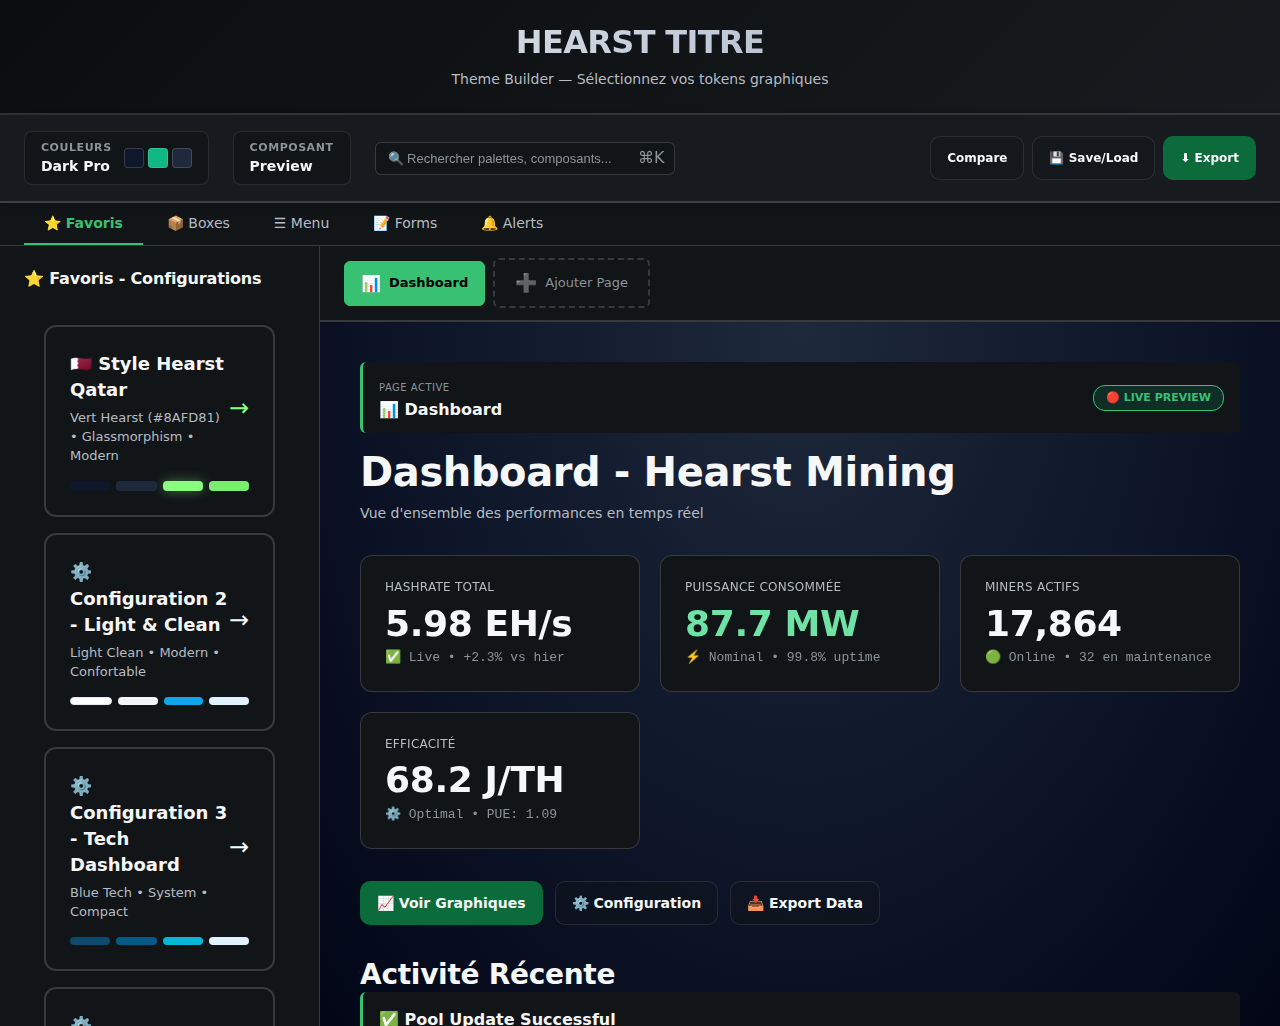
<file: index.html>
<!doctype html>
<html lang="fr">
<head>
  <meta charset="utf-8" />
  <meta name="viewport" content="width=device-width, initial-scale=1" />
  <title>Hearst Theme Builder — Design System</title>
  <link rel="stylesheet" href="ds.css" />
  <style>
    * { box-sizing: border-box; }
    body { 
      margin: 0; 
      padding: 0;
      font-family: var(--ds-font-sans);
    }

    /* Layout principal */
    .theme-builder {
      display: grid;
      grid-template-columns: 320px 1fr;
      min-height: 100vh;
      grid-template-rows: auto auto 1fr;
    }
    
    /* Selection bar sticky */
    .selection-bar {
      grid-column: 1 / -1;
      background: var(--ds-bg-surface-2);
      border-bottom: 2px solid var(--ds-border-default);
      padding: 16px 24px;
      display: flex;
      align-items: center;
      gap: 24px;
      position: sticky;
      top: 0;
      z-index: 100;
      box-shadow: 0 2px 8px rgba(0,0,0,0.3);
    }
    .selection-bar__item {
      display: flex;
      align-items: center;
      gap: 12px;
      padding: 8px 16px;
      background: var(--ds-bg-surface-1);
      border: 1px solid var(--ds-border-subtle);
      border-radius: 8px;
      transition: all var(--ds-dur-fast);
    }
    .selection-bar__item:hover {
      border-color: var(--ds-green-400);
    }
    .selection-bar__label {
      font-size: 11px;
      font-weight: 600;
      text-transform: uppercase;
      letter-spacing: 0.05em;
      color: var(--ds-text-tertiary);
    }
    .selection-bar__value {
      font-size: 14px;
      font-weight: 600;
      color: var(--ds-text-primary);
    }
    .selection-bar__preview {
      display: flex;
      gap: 4px;
    }
    .selection-bar__color {
      width: 20px;
      height: 20px;
      border-radius: 4px;
      border: 1px solid var(--ds-border-default);
    }
    .selection-bar__actions {
      margin-left: auto;
      display: flex;
      gap: 8px;
    }
    
    /* Search bar */
    .search-bar {
      flex: 1;
      max-width: 300px;
      position: relative;
    }
    .search-bar input {
      width: 100%;
      padding: 8px 36px 8px 12px;
      background: var(--ds-bg-surface-1);
      border: 1px solid var(--ds-border-default);
      border-radius: 6px;
      color: var(--ds-text-primary);
      font-size: 13px;
      transition: all var(--ds-dur-fast);
    }
    .search-bar input:focus {
      outline: none;
      border-color: var(--ds-green-400);
      box-shadow: 0 0 0 2px rgba(16, 185, 129, 0.1);
    }
    .search-bar input::placeholder {
      color: var(--ds-text-tertiary);
    }
    .search-bar__icon {
      position: absolute;
      right: 10px;
      top: 50%;
      transform: translateY(-50%);
      color: var(--ds-text-tertiary);
      pointer-events: none;
    }
    
    /* Save/Load menu */
    .dropdown {
      position: relative;
    }
    .dropdown__menu {
      position: absolute;
      top: calc(100% + 8px);
      right: 0;
      background: var(--ds-bg-surface-2);
      border: 1px solid var(--ds-border-default);
      border-radius: 8px;
      padding: 8px;
      min-width: 200px;
      box-shadow: 0 4px 12px rgba(0,0,0,0.5);
      display: none;
      z-index: 1000;
    }
    .dropdown__menu.is-open {
      display: block;
    }
    .dropdown__item {
      padding: 10px 12px;
      border-radius: 4px;
      cursor: pointer;
      transition: all var(--ds-dur-fast);
      color: var(--ds-text-primary);
      font-size: 13px;
      display: flex;
      align-items: center;
      gap: 8px;
    }
    .dropdown__item:hover {
      background: var(--ds-bg-surface-1);
      color: var(--ds-green-400);
    }
    
    /* Copy button */
    .copy-btn {
      display: inline-flex;
      align-items: center;
      gap: 4px;
      padding: 4px 8px;
      background: rgba(16, 185, 129, 0.1);
      border: 1px solid rgba(16, 185, 129, 0.3);
      border-radius: 4px;
      color: var(--ds-green-400);
      font-size: 11px;
      font-weight: 600;
      cursor: pointer;
      transition: all var(--ds-dur-fast);
    }
    .copy-btn:hover {
      background: rgba(16, 185, 129, 0.2);
      border-color: var(--ds-green-400);
    }
    .copy-btn.is-copied {
      background: rgba(16, 185, 129, 0.3);
    }
    
    /* Quick nav tabs */
    .quick-nav {
      grid-column: 1 / -1;
      background: var(--ds-bg-surface-1);
      border-bottom: 1px solid var(--ds-border-default);
      padding: 0 24px;
      display: flex;
      gap: 4px;
      overflow-x: auto;
    }
    .quick-nav__tab {
      padding: 12px 20px;
      background: none;
      border: none;
      border-bottom: 2px solid transparent;
      color: var(--ds-text-secondary);
      font-size: 14px;
      font-weight: 500;
      cursor: pointer;
      transition: all var(--ds-dur-fast);
      white-space: nowrap;
    }
    .quick-nav__tab:hover {
      color: var(--ds-text-primary);
      background: var(--ds-bg-surface-2);
    }
    .quick-nav__tab.is-active {
      color: var(--ds-green-400);
      border-bottom-color: var(--ds-green-400);
      font-weight: 600;
    }
    
    /* Smart suggestions */
    .smart-suggestions {
      margin: 16px 0;
      padding: 16px;
      background: linear-gradient(135deg, rgba(16,185,129,0.1) 0%, rgba(20,184,166,0.1) 100%);
      border: 1px solid rgba(16,185,129,0.3);
      border-radius: 8px;
      display: none;
    }
    .smart-suggestions.is-visible {
      display: block;
    }
    .smart-suggestions__title {
      font-size: 13px;
      font-weight: 600;
      color: var(--ds-green-400);
      margin-bottom: 12px;
      display: flex;
      align-items: center;
      gap: 8px;
    }
    .smart-suggestions__list {
      display: flex;
      flex-direction: column;
      gap: 8px;
    }
    .smart-suggestions__item {
      padding: 10px 12px;
      background: rgba(0,0,0,0.2);
      border-radius: 6px;
      font-size: 13px;
      color: var(--ds-text-secondary);
      cursor: pointer;
      transition: all var(--ds-dur-fast);
      display: flex;
      align-items: center;
      justify-content: space-between;
    }
    .smart-suggestions__item:hover {
      background: rgba(16,185,129,0.15);
      color: var(--ds-text-primary);
    }

    /* Header titre */
    .builder-header {
      grid-column: 1 / -1;
      background: linear-gradient(135deg, #0B0D0E 0%, #171B1F 100%);
      border-bottom: 2px solid var(--ds-border-default);
      padding: var(--ds-space-6) var(--ds-space-8);
      text-align: center;
    }
    .builder-header h1 {
      margin: 0;
      font-size: 32px;
      font-weight: 700;
      letter-spacing: -0.02em;
      background: linear-gradient(135deg, #f8fafc 0%, #94a3b8 100%);
      -webkit-background-clip: text;
      -webkit-text-fill-color: transparent;
      background-clip: text;
    }
    .builder-header p {
      margin: 8px 0 0 0;
      color: var(--ds-text-secondary);
      font-size: 14px;
    }

    /* Sidebar de sélection */
    .selector-sidebar {
      background: var(--ds-bg-surface-1);
      border-right: 1px solid var(--ds-border-default);
      padding: var(--ds-space-6);
      overflow-y: auto;
      height: calc(100vh - 120px);
    }

    /* Section de tokens */
    .token-section {
      margin-bottom: var(--ds-space-8);
      padding-bottom: var(--ds-space-6);
      border-bottom: 1px solid var(--ds-border-subtle);
    }
    .token-section:last-child {
      border-bottom: none;
    }
    .token-section__header {
      display: flex;
      justify-content: space-between;
      align-items: center;
      margin-bottom: var(--ds-space-4);
    }
    .token-section__title {
      font-size: 16px;
      font-weight: 600;
      margin: 0;
      color: var(--ds-text-primary);
    }

    /* Grille de palettes */
    .palette-grid {
      display: grid;
      grid-template-columns: repeat(2, 1fr);
      gap: 12px;
      margin-bottom: 12px;
    }

    /* Carte palette (miniature) */
    .palette-card {
      aspect-ratio: 1;
      border: 2px solid var(--ds-border-subtle);
      border-radius: var(--ds-radius-3);
      cursor: pointer;
      overflow: hidden;
      transition: all var(--ds-dur-fast);
      position: relative;
    }
    .palette-card:hover {
      transform: translateY(-2px);
      border-color: var(--ds-green-400);
      box-shadow: 0 8px 24px rgba(24,169,87,0.2);
    }
    .palette-card.is-active {
      border-color: var(--ds-green-400);
      box-shadow: 0 0 0 3px rgba(24,169,87,0.2);
    }
    .palette-card__colors {
      display: grid;
      grid-template-columns: repeat(2, 1fr);
      grid-template-rows: repeat(2, 1fr);
      height: 100%;
      width: 100%;
    }
    .palette-card__color {
      width: 100%;
      height: 100%;
    }
    .palette-card__name {
      position: absolute;
      bottom: 0;
      left: 0;
      right: 0;
      background: rgba(0,0,0,0.8);
      backdrop-filter: blur(4px);
      padding: 6px 8px;
      font-size: 11px;
      font-weight: 600;
      text-align: center;
      color: white;
    }

    /* Bouton ajouter */
    .add-button {
      width: 100%;
      padding: 12px;
      background: var(--ds-bg-surface-2);
      border: 2px dashed var(--ds-border-default);
      border-radius: var(--ds-radius-3);
      color: var(--ds-text-secondary);
      font-size: 14px;
      font-weight: 600;
      cursor: pointer;
      transition: all var(--ds-dur-fast);
      display: flex;
      align-items: center;
      justify-content: center;
      gap: 8px;
    }
    .add-button:hover {
      background: var(--ds-bg-surface-3);
      border-color: var(--ds-green-400);
      color: var(--ds-green-400);
    }
    .add-icon {
      width: 20px;
      height: 20px;
      border: 2px solid currentColor;
      border-radius: 50%;
      position: relative;
      display: flex;
      align-items: center;
      justify-content: center;
    }
    .add-icon::before,
    .add-icon::after {
      content: '';
      position: absolute;
      background: currentColor;
    }
    .add-icon::before {
      width: 10px;
      height: 2px;
    }
    .add-icon::after {
      width: 2px;
      height: 10px;
    }

    /* Zone de preview */
    .preview-zone {
      background: var(--ds-bg-canvas);
      padding: 0;
      overflow-y: auto;
      height: calc(100vh - 120px);
      display: flex;
      flex-direction: column;
    }
    
    /* Pages tabs system */
    .pages-bar {
      background: var(--ds-bg-surface-1);
      border-bottom: 2px solid var(--ds-border-default);
      padding: 12px 24px;
      display: flex;
      align-items: center;
      gap: 8px;
      overflow-x: auto;
      flex-shrink: 0;
    }
    .page-tab {
      display: flex;
      align-items: center;
      gap: 8px;
      padding: 10px 16px;
      background: var(--ds-bg-surface-2);
      border: 1px solid var(--ds-border-default);
      border-radius: 6px;
      color: var(--ds-text-secondary);
      font-size: 13px;
      font-weight: 500;
      cursor: pointer;
      transition: all var(--ds-dur-fast);
      white-space: nowrap;
      position: relative;
    }
    .page-tab:hover {
      background: var(--ds-bg-surface-3);
      border-color: var(--ds-green-400);
      color: var(--ds-text-primary);
    }
    .page-tab.is-active {
      background: var(--ds-green-400);
      border-color: var(--ds-green-400);
      color: #000;
      font-weight: 600;
    }
    .page-tab__icon {
      font-size: 16px;
    }
    .page-tab__close {
      margin-left: 4px;
      padding: 2px 6px;
      border-radius: 4px;
      font-size: 14px;
      opacity: 0.6;
      transition: all var(--ds-dur-fast);
    }
    .page-tab__close:hover {
      opacity: 1;
      background: rgba(0,0,0,0.2);
    }
    .page-tab--add {
      background: transparent;
      border: 2px dashed var(--ds-border-default);
      color: var(--ds-text-tertiary);
      padding: 10px 20px;
    }
    .page-tab--add:hover {
      border-color: var(--ds-green-400);
      color: var(--ds-green-400);
      background: rgba(16, 185, 129, 0.05);
    }
    
    /* Page content wrapper */
    .page-content-wrapper {
      flex: 1;
      padding: var(--ds-space-8);
      overflow-y: auto;
      background: var(--preview-bg, radial-gradient(ellipse at top, #1e293b 0%, #0f172a 50%, #020617 100%));
    }
    
    /* Page templates */
    .page-template {
      display: none;
      animation: fadeIn 0.3s ease;
    }
    .page-template.is-active {
      display: block;
    }
    
    @keyframes fadeIn {
      from { opacity: 0; transform: translateY(10px); }
      to { opacity: 1; transform: translateY(0); }
    }
    .preview-label {
      display: inline-block;
      padding: 6px 12px;
      background: var(--ds-bg-surface-2);
      border-radius: 6px;
      font-size: 12px;
      font-weight: 700;
      letter-spacing: 0.05em;
      color: var(--ds-text-tertiary);
      margin-bottom: var(--ds-space-6);
      text-transform: uppercase;
    }
    .preview-content {
      background: var(--preview-bg, var(--ds-bg-surface-1));
      border: 1px solid var(--ds-border-default);
      border-radius: var(--ds-radius-3);
      padding: var(--ds-space-10);
      min-height: 600px;
    }

    /* Modal popup */
    .modal-overlay {
      display: none;
      position: fixed;
      top: 0;
      left: 0;
      right: 0;
      bottom: 0;
      background: rgba(0,0,0,0.8);
      backdrop-filter: blur(4px);
      z-index: 1000;
      align-items: center;
      justify-content: center;
      padding: 20px;
    }
    .modal-overlay.is-visible {
      display: flex;
    }
    .modal {
      background: var(--ds-bg-surface-1);
      border: 1px solid var(--ds-border-default);
      border-radius: var(--ds-radius-3);
      max-width: 600px;
      width: 100%;
      max-height: 90vh;
      overflow-y: auto;
      box-shadow: 0 20px 60px rgba(0,0,0,0.6);
    }
    .modal__header {
      padding: var(--ds-space-6);
      border-bottom: 1px solid var(--ds-border-subtle);
      display: flex;
      justify-content: space-between;
      align-items: center;
    }
    .modal__title {
      font-size: 20px;
      font-weight: 700;
      margin: 0;
    }
    .modal__close {
      background: none;
      border: none;
      color: var(--ds-text-secondary);
      font-size: 24px;
      cursor: pointer;
      padding: 4px 8px;
      line-height: 1;
      transition: color var(--ds-dur-fast);
    }
    .modal__close:hover {
      color: var(--ds-text-primary);
    }
    .modal__body {
      padding: var(--ds-space-6);
    }
    .modal__footer {
      padding: var(--ds-space-6);
      border-top: 1px solid var(--ds-border-subtle);
      display: flex;
      gap: 12px;
      justify-content: flex-end;
    }

    /* Token display */
    .token-group {
      margin-bottom: var(--ds-space-6);
    }
    .token-group__title {
      font-size: 14px;
      font-weight: 600;
      color: var(--ds-text-tertiary);
      text-transform: uppercase;
      letter-spacing: 0.05em;
      margin-bottom: var(--ds-space-3);
    }
    .token-item {
      display: flex;
      justify-content: space-between;
      align-items: center;
      padding: 10px 12px;
      background: var(--ds-bg-surface-2);
      border-radius: var(--ds-radius-2);
      margin-bottom: 6px;
      transition: all var(--ds-dur-fast);
    }
    .token-item:hover {
      background: var(--ds-bg-surface-3);
    }
    .token-item__name {
      font-size: 13px;
      font-weight: 500;
      color: var(--ds-text-secondary);
    }
    .token-item__value {
      font-family: var(--ds-font-mono);
      font-size: 12px;
      color: var(--ds-text-primary);
      display: flex;
      align-items: center;
      gap: 8px;
    }
    .token-item__swatch {
      width: 20px;
      height: 20px;
      border-radius: 4px;
      border: 1px solid var(--ds-border-default);
    }

    /* Gradient preview */
    .gradient-preview {
      width: 100%;
      height: 80px;
      border-radius: var(--ds-radius-2);
      margin-bottom: var(--ds-space-4);
      border: 1px solid var(--ds-border-default);
    }

    /* Responsive */
    @media (max-width: 768px) {
      .theme-builder {
        grid-template-columns: 1fr;
      }
      .selector-sidebar {
        height: auto;
        max-height: 400px;
      }
      .preview-zone {
        height: auto;
        min-height: 400px;
      }
    }
  </style>
</head>

<body>
  <!-- Header -->
  <div class="theme-builder">
    <div class="builder-header">
      <h1>HEARST TITRE</h1>
      <p>Theme Builder — Sélectionnez vos tokens graphiques</p>
    </div>

    <!-- Selection Bar (Sticky) -->
    <div class="selection-bar">
      <div class="selection-bar__item">
        <div>
          <div class="selection-bar__label">Couleurs</div>
          <div class="selection-bar__value" id="selectedPaletteName">Dark Pro</div>
        </div>
        <div class="selection-bar__preview" id="selectedPalettePreview">
          <div class="selection-bar__color" style="background: #0f172a;"></div>
          <div class="selection-bar__color" style="background: #10b981;"></div>
          <div class="selection-bar__color" style="background: #1e293b;"></div>
        </div>
      </div>
      
      <div class="selection-bar__item">
        <div>
          <div class="selection-bar__label">Composant</div>
          <div class="selection-bar__value" id="selectedComponent">Preview</div>
        </div>
      </div>
      
      <!-- Search bar -->
      <div class="search-bar">
        <input type="text" id="searchInput" placeholder="🔍 Rechercher palettes, composants..." oninput="handleSearch(event)">
        <span class="search-bar__icon">⌘K</span>
      </div>
      
      <div class="selection-bar__actions">
        <button class="ds-btn ds-btn--secondary" onclick="compareMode()" style="font-size: 12px; padding: 8px 16px;">
          Compare
        </button>
        
        <!-- Save/Load dropdown -->
        <div class="dropdown" id="saveLoadDropdown">
          <button class="ds-btn ds-btn--secondary" onclick="toggleSaveLoadMenu()" style="font-size: 12px; padding: 8px 16px;">
            💾 Save/Load
          </button>
          <div class="dropdown__menu" id="saveLoadMenu">
            <div class="dropdown__item" onclick="saveTheme()">
              <span>💾</span>
              <span>Save Theme</span>
            </div>
            <div class="dropdown__item" onclick="loadTheme()">
              <span>📂</span>
              <span>Load Theme</span>
            </div>
            <div class="dropdown__item" onclick="viewSavedThemes()">
              <span>📚</span>
              <span>Saved Themes</span>
            </div>
            <div style="height: 1px; background: var(--ds-border-default); margin: 4px 0;"></div>
            <div class="dropdown__item" onclick="importTheme()">
              <span>📥</span>
              <span>Import JSON</span>
            </div>
          </div>
        </div>
        
        <button class="ds-btn ds-btn--primary" onclick="exportTheme()" style="font-size: 12px; padding: 8px 16px;">
          ⬇ Export
        </button>
      </div>
    </div>

    <!-- Quick Navigation Tabs -->
    <div class="quick-nav">
      <button class="quick-nav__tab is-active" onclick="showAllSections()">⭐ Favoris</button>
      <button class="quick-nav__tab" onclick="showOnlySection('boxes')">📦 Boxes</button>
      <button class="quick-nav__tab" onclick="showOnlySection('menu')">☰ Menu</button>
      <button class="quick-nav__tab" onclick="showOnlySection('forms')">📝 Forms</button>
      <button class="quick-nav__tab" onclick="showOnlySection('alerts')">🔔 Alerts</button>
    </div>

    <!-- Sidebar de sélection -->
    <aside class="selector-sidebar">
      <!-- Section Favoris (Configurations Prédéfinies) -->
      <section class="token-section" id="favoris" style="display: block;">
        <div class="token-section__header">
          <h2 class="token-section__title">⭐ Favoris - Configurations</h2>
        </div>
        
        <!-- Full Width Config Cards -->
        <div style="display: flex; flex-direction: column; gap: 16px; padding: 20px;">
          
          <!-- Configuration 1: Style Hearst Qatar -->
          <div onclick="applyConfigPreset('config1')" style="
            width: 100%;
            padding: 24px;
            background: var(--ds-bg-surface-1);
            border: 2px solid var(--ds-border-default);
            border-radius: 12px;
            cursor: pointer;
            transition: all 0.3s ease;
          " onmouseover="this.style.borderColor='#8AFD81'; this.style.transform='translateY(-2px)'; this.style.boxShadow='0 8px 24px rgba(138, 253, 129, 0.2)'" onmouseout="this.style.borderColor='var(--ds-border-default)'; this.style.transform='translateY(0)'; this.style.boxShadow='none'">
            <div style="display: flex; align-items: center; justify-content: space-between; margin-bottom: 16px;">
              <div>
                <div style="font-weight: 700; font-size: 18px; color: var(--ds-text-primary); margin-bottom: 6px;">🇶🇦 Style Hearst Qatar</div>
                <div style="font-size: 13px; color: var(--ds-text-secondary);">Vert Hearst (#8AFD81) • Glassmorphism • Modern</div>
              </div>
              <div style="font-size: 24px; color: #8AFD81;">→</div>
            </div>
            <div style="display: flex; gap: 6px; margin-top: 12px;">
              <div style="flex: 1; height: 10px; background: #0f172a; border-radius: 4px;"></div>
              <div style="flex: 1; height: 10px; background: #1e293b; border-radius: 4px;"></div>
              <div style="flex: 1; height: 10px; background: #8AFD81; border-radius: 4px; box-shadow: 0 0 12px rgba(138, 253, 129, 0.4);"></div>
              <div style="flex: 1; height: 10px; background: #7AED71; border-radius: 4px;"></div>
            </div>
          </div>

          <!-- Configuration 2: Light Clean + Modern + Confortable -->
          <div onclick="applyConfigPreset('config2')" style="
            width: 100%;
            padding: 24px;
            background: var(--ds-bg-surface-1);
            border: 2px solid var(--ds-border-default);
            border-radius: 12px;
            cursor: pointer;
            transition: all 0.3s ease;
          " onmouseover="this.style.borderColor='var(--ds-green-400)'; this.style.transform='translateY(-2px)'; this.style.boxShadow='0 8px 24px rgba(16, 185, 129, 0.2)'" onmouseout="this.style.borderColor='var(--ds-border-default)'; this.style.transform='translateY(0)'; this.style.boxShadow='none'">
            <div style="display: flex; align-items: center; justify-content: space-between; margin-bottom: 16px;">
              <div>
                <div style="font-weight: 700; font-size: 18px; color: var(--ds-text-primary); margin-bottom: 6px;">⚙️ Configuration 2 - Light & Clean</div>
                <div style="font-size: 13px; color: var(--ds-text-secondary);">Light Clean • Modern • Confortable</div>
              </div>
              <div style="font-size: 24px;">→</div>
            </div>
            <div style="display: flex; gap: 6px; margin-top: 12px;">
              <div style="flex: 1; height: 8px; background: #ffffff; border: 1px solid #e2e8f0; border-radius: 4px;"></div>
              <div style="flex: 1; height: 8px; background: #f1f5f9; border-radius: 4px;"></div>
              <div style="flex: 1; height: 8px; background: #0ea5e9; border-radius: 4px;"></div>
              <div style="flex: 1; height: 8px; background: #e0f2fe; border-radius: 4px;"></div>
            </div>
          </div>

          <!-- Configuration 3: Blue Tech + System + Compact -->
          <div onclick="applyConfigPreset('config3')" style="
            width: 100%;
            padding: 24px;
            background: var(--ds-bg-surface-1);
            border: 2px solid var(--ds-border-default);
            border-radius: 12px;
            cursor: pointer;
            transition: all 0.3s ease;
          " onmouseover="this.style.borderColor='var(--ds-green-400)'; this.style.transform='translateY(-2px)'; this.style.boxShadow='0 8px 24px rgba(16, 185, 129, 0.2)'" onmouseout="this.style.borderColor='var(--ds-border-default)'; this.style.transform='translateY(0)'; this.style.boxShadow='none'">
            <div style="display: flex; align-items: center; justify-content: space-between; margin-bottom: 16px;">
              <div>
                <div style="font-weight: 700; font-size: 18px; color: var(--ds-text-primary); margin-bottom: 6px;">⚙️ Configuration 3 - Tech Dashboard</div>
                <div style="font-size: 13px; color: var(--ds-text-secondary);">Blue Tech • System • Compact</div>
              </div>
              <div style="font-size: 24px;">→</div>
            </div>
            <div style="display: flex; gap: 6px; margin-top: 12px;">
              <div style="flex: 1; height: 8px; background: #0c4a6e; border-radius: 4px;"></div>
              <div style="flex: 1; height: 8px; background: #075985; border-radius: 4px;"></div>
              <div style="flex: 1; height: 8px; background: #06b6d4; border-radius: 4px;"></div>
              <div style="flex: 1; height: 8px; background: #e0f2fe; border-radius: 4px;"></div>
            </div>
          </div>

          <!-- Configuration 4: Green Mining + Modern + Compact -->
          <div onclick="applyConfigPreset('config4')" style="
            width: 100%;
            padding: 24px;
            background: var(--ds-bg-surface-1);
            border: 2px solid var(--ds-border-default);
            border-radius: 12px;
            cursor: pointer;
            transition: all 0.3s ease;
          " onmouseover="this.style.borderColor='var(--ds-green-400)'; this.style.transform='translateY(-2px)'; this.style.boxShadow='0 8px 24px rgba(16, 185, 129, 0.2)'" onmouseout="this.style.borderColor='var(--ds-border-default)'; this.style.transform='translateY(0)'; this.style.boxShadow='none'">
            <div style="display: flex; align-items: center; justify-content: space-between; margin-bottom: 16px;">
              <div>
                <div style="font-weight: 700; font-size: 18px; color: var(--ds-text-primary); margin-bottom: 6px;">⚙️ Configuration 4 - Mining Ops</div>
                <div style="font-size: 13px; color: var(--ds-text-secondary);">Green Mining • Modern • Compact</div>
              </div>
              <div style="font-size: 24px;">→</div>
            </div>
            <div style="display: flex; gap: 6px; margin-top: 12px;">
              <div style="flex: 1; height: 8px; background: #052e16; border-radius: 4px;"></div>
              <div style="flex: 1; height: 8px; background: #14532d; border-radius: 4px;"></div>
              <div style="flex: 1; height: 8px; background: #22c55e; border-radius: 4px;"></div>
              <div style="flex: 1; height: 8px; background: #dcfce7; border-radius: 4px;"></div>
            </div>
          </div>

        </div>

        <button class="add-button" onclick="openCustomConfigCreator()">
          <span class="add-icon"></span>
          🎨 Créer Config Custom
        </button>
      </section>
      
      <!-- Section Couleurs -->
      <section class="token-section" id="couleurs">
        <div class="token-section__header">
          <h2 class="token-section__title">Couleurs</h2>
        </div>
        
        <!-- Smart Suggestions -->
        <div class="smart-suggestions" id="colorSuggestions">
          <div class="smart-suggestions__title">
            <span>💡</span>
            <span>Suggestions intelligentes</span>
          </div>
          <div class="smart-suggestions__list">
            <div class="smart-suggestions__item" onclick="applySuggestion('dark-pro', 'card-glass')">
              <span>✨ Dark Pro + Card Glass = Perfect combo</span>
              <span style="font-size: 11px; color: var(--ds-green-400);">Essayer →</span>
            </div>
            <div class="smart-suggestions__item" onclick="applySuggestion('blue-tech', 'menu-sidebar')">
              <span>🎯 Blue Tech recommended for tech dashboards</span>
              <span style="font-size: 11px; color: var(--ds-green-400);">Essayer →</span>
            </div>
          </div>
        </div>
        
        <div class="palette-grid" id="colorPalettes">
          <!-- Palette 1: Dark Pro -->
          <div class="palette-card is-active" data-palette="dark-pro" onclick="applyPaletteDirectly('dark-pro')">
            <div class="palette-card__colors">
              <div class="palette-card__color" style="background: #0f172a;"></div>
              <div class="palette-card__color" style="background: #10b981;"></div>
              <div class="palette-card__color" style="background: #1e293b;"></div>
              <div class="palette-card__color" style="background: #f8fafc;"></div>
            </div>
            <div class="palette-card__name">Dark Pro</div>
          </div>

          <!-- Palette 2: Light Clean -->
          <div class="palette-card" data-palette="light-clean" onclick="applyPaletteDirectly('light-clean')">
            <div class="palette-card__colors">
              <div class="palette-card__color" style="background: #ffffff;"></div>
              <div class="palette-card__color" style="background: #0ea5e9;"></div>
              <div class="palette-card__color" style="background: #f1f5f9;"></div>
              <div class="palette-card__color" style="background: #0f172a;"></div>
            </div>
            <div class="palette-card__name">Light Clean</div>
          </div>

          <!-- Palette 3: Blue Tech -->
          <div class="palette-card" data-palette="blue-tech" onclick="applyPaletteDirectly('blue-tech')">
            <div class="palette-card__colors">
              <div class="palette-card__color" style="background: #0c4a6e;"></div>
              <div class="palette-card__color" style="background: #06b6d4;"></div>
              <div class="palette-card__color" style="background: #075985;"></div>
              <div class="palette-card__color" style="background: #e0f2fe;"></div>
            </div>
            <div class="palette-card__name">Blue Tech</div>
          </div>

          <!-- Palette 4: Green Mining -->
          <div class="palette-card" data-palette="green-mining" onclick="applyPaletteDirectly('green-mining')">
            <div class="palette-card__colors">
              <div class="palette-card__color" style="background: #052e16;"></div>
              <div class="palette-card__color" style="background: #22c55e;"></div>
              <div class="palette-card__color" style="background: #14532d;"></div>
              <div class="palette-card__color" style="background: #dcfce7;"></div>
            </div>
            <div class="palette-card__name">Green Mining</div>
          </div>
        </div>

        <button class="add-button" onclick="openCustomPaletteCreator()">
          <span class="add-icon"></span>
          🎨 Créer palette custom
        </button>
      </section>

      <!-- Section Typographie -->
      <section class="token-section" id="typographie">
        <div class="token-section__header">
          <h2 class="token-section__title">Typographie</h2>
        </div>
        
        <div class="palette-grid">
          <div class="palette-card is-active" data-typo="modern" onclick="applyTypography('modern')">
            <div style="display:flex; flex-direction:column; justify-content:center; align-items:center; height:100%; background: var(--ds-bg-surface-2); padding:8px;">
              <div style="font-size:20px; font-weight:700; color: var(--ds-text-primary);">Aa</div>
              <div style="font-size:10px; color: var(--ds-text-tertiary); margin-top:4px;">Inter</div>
            </div>
            <div class="palette-card__name">Modern</div>
          </div>

          <div class="palette-card" data-typo="system" onclick="applyTypography('system')">
            <div style="display:flex; flex-direction:column; justify-content:center; align-items:center; height:100%; background: var(--ds-bg-surface-2); padding:8px;">
              <div style="font-size:20px; font-weight:700; color: var(--ds-text-primary); font-family: system-ui;">Aa</div>
              <div style="font-size:10px; color: var(--ds-text-tertiary); margin-top:4px;">System</div>
            </div>
            <div class="palette-card__name">System</div>
          </div>
        </div>

        <button class="add-button">
          <span class="add-icon"></span>
          Nouveau style typo
        </button>
      </section>

      <!-- Section Espacements -->
      <section class="token-section" id="espacements">
        <div class="token-section__header">
          <h2 class="token-section__title">Espacements</h2>
        </div>
        
        <div class="palette-grid">
          <div class="palette-card" data-spacing="compact" onclick="applySpacing('compact')">
            <div style="display:flex; flex-direction:column; gap:3px; justify-content:center; align-items:center; height:100%; background: var(--ds-bg-surface-2); padding:12px;">
              <div style="width:60%; height:8px; background: var(--ds-green-400); border-radius:2px;"></div>
              <div style="width:80%; height:8px; background: var(--ds-green-400); border-radius:2px;"></div>
              <div style="width:70%; height:8px; background: var(--ds-green-400); border-radius:2px;"></div>
            </div>
            <div class="palette-card__name">Compact</div>
          </div>

          <div class="palette-card is-active" data-spacing="comfortable" onclick="applySpacing('comfortable')">
            <div style="display:flex; flex-direction:column; gap:8px; justify-content:center; align-items:center; height:100%; background: var(--ds-bg-surface-2); padding:12px;">
              <div style="width:60%; height:8px; background: var(--ds-green-400); border-radius:2px;"></div>
              <div style="width:80%; height:8px; background: var(--ds-green-400); border-radius:2px;"></div>
              <div style="width:70%; height:8px; background: var(--ds-green-400); border-radius:2px;"></div>
            </div>
            <div class="palette-card__name">Confortable</div>
          </div>
        </div>

        <button class="add-button">
          <span class="add-icon"></span>
          Nouveau système
        </button>
      </section>

      <!-- Section Boxes / Cards -->
      <section class="token-section" id="boxes">
        <div class="token-section__header">
          <h2 class="token-section__title">📦 Boxes / Cards</h2>
        </div>
        
        <div class="palette-grid">
          <!-- Card Glassmorphism Hearst -->
          <div class="palette-card" onclick="showComponentPreview('card-hearst-glass')">
            <div style="display:flex; flex-direction:column; gap:8px; padding:16px; background: rgba(255,255,255,0.1); backdrop-filter: blur(12px); height:100%; border:1px solid rgba(138,253,129,0.3); border-radius:12px;">
              <div style="width:40px; height:40px; background: rgba(138,253,129,0.2); border-radius:8px; display:flex; align-items:center; justify-content:center; border:1px solid rgba(138,253,129,0.4);">
                <div style="font-size:20px;">📊</div>
              </div>
              <div style="width:85%; height:10px; background: rgba(255,255,255,0.8); border-radius:3px;"></div>
              <div style="width:70%; height:8px; background: rgba(255,255,255,0.4); border-radius:2px;"></div>
            </div>
            <div class="palette-card__name">Glassmorphism Hearst</div>
          </div>

          <!-- Card KPI Stats -->
          <div class="palette-card" onclick="showComponentPreview('card-kpi')">
            <div style="display:flex; flex-direction:column; gap:6px; padding:16px; background: var(--ds-bg-surface-2); height:100%; border-left:4px solid #8AFD81; border-radius:8px;">
              <div style="width:60%; height:8px; background: rgba(255,255,255,0.4); border-radius:2px;"></div>
              <div style="font-size:24px; font-weight:bold; color:#8AFD81;">5.98</div>
              <div style="width:40%; height:6px; background: rgba(138,253,129,0.3); border-radius:2px;"></div>
            </div>
            <div class="palette-card__name">KPI Card</div>
          </div>

          <!-- Card avec Bouton -->
          <div class="palette-card" onclick="showComponentPreview('card-action')">
            <div style="display:flex; flex-direction:column; gap:8px; padding:14px; background: var(--ds-bg-surface-2); height:100%; border:1px solid rgba(255,255,255,0.2); border-radius:12px;">
              <div style="width:90%; height:10px; background: rgba(255,255,255,0.6); border-radius:3px;"></div>
              <div style="width:100%; height:8px; background: rgba(255,255,255,0.3); border-radius:2px;"></div>
              <div style="width:100%; height:20px; background: #8AFD81; border-radius:6px; margin-top:6px; display:flex; align-items:center; justify-content:center; font-size:10px; font-weight:600; color:#0f172a;">ACTION</div>
            </div>
            <div class="palette-card__name">Card Action</div>
          </div>

          <!-- Card Hover Glow -->
          <div class="palette-card" onclick="showComponentPreview('card-glow')">
            <div style="display:flex; flex-direction:column; gap:6px; padding:14px; background: var(--ds-bg-surface-2); height:100%; border:2px solid #8AFD81; border-radius:12px; box-shadow: 0 0 20px rgba(138,253,129,0.2);">
              <div style="width:32px; height:32px; background: #8AFD81; border-radius:6px;"></div>
              <div style="width:80%; height:8px; background: rgba(255,255,255,0.6); border-radius:2px;"></div>
              <div style="width:60%; height:6px; background: rgba(255,255,255,0.4); border-radius:2px;"></div>
            </div>
            <div class="palette-card__name">Card Glow</div>
          </div>

          <!-- Card avec Image -->
          <div class="palette-card" onclick="showComponentPreview('card-image')">
            <div style="display:flex; flex-direction:column; gap:0; background: var(--ds-bg-surface-2); height:100%; border-radius:12px; overflow:hidden; border:1px solid rgba(255,255,255,0.2);">
              <div style="width:100%; height:50%; background: linear-gradient(135deg, #8AFD81 0%, #7AED71 100%);"></div>
              <div style="padding:8px; display:flex; flex-direction:column; gap:4px;">
                <div style="width:80%; height:8px; background: rgba(255,255,255,0.6); border-radius:2px;"></div>
                <div style="width:60%; height:6px; background: rgba(255,255,255,0.3); border-radius:2px;"></div>
              </div>
            </div>
            <div class="palette-card__name">Card Image</div>
          </div>

          <!-- Card Liste -->
          <div class="palette-card" onclick="showComponentPreview('card-list')">
            <div style="display:flex; flex-direction:column; gap:6px; padding:12px; background: var(--ds-bg-surface-2); height:100%; border-radius:8px;">
              <div style="display:flex; gap:6px; align-items:center;">
                <div style="width:6px; height:6px; background: #8AFD81; border-radius:50%;"></div>
                <div style="flex:1; height:6px; background: rgba(255,255,255,0.4); border-radius:2px;"></div>
              </div>
              <div style="display:flex; gap:6px; align-items:center;">
                <div style="width:6px; height:6px; background: #8AFD81; border-radius:50%;"></div>
                <div style="flex:1; height:6px; background: rgba(255,255,255,0.4); border-radius:2px;"></div>
              </div>
              <div style="display:flex; gap:6px; align-items:center;">
                <div style="width:6px; height:6px; background: #8AFD81; border-radius:50%;"></div>
                <div style="flex:1; height:6px; background: rgba(255,255,255,0.4); border-radius:2px;"></div>
              </div>
            </div>
            <div class="palette-card__name">Card Liste</div>
          </div>
        </div>
      </section>

      <!-- Section Menu / Navigation -->
      <section class="token-section" id="menu">
        <div class="token-section__header">
          <h2 class="token-section__title">☰ Menu / Navigation</h2>
        </div>
        
        <div class="palette-grid">
          <div class="palette-card" onclick="showComponentPreview('menu-top')">
            <div style="display:flex; flex-direction:column; height:100%; background: var(--ds-bg-surface-2);">
              <div style="width:100%; height:30%; background: var(--ds-bg-surface-3); display:flex; gap:4px; padding:6px;">
                <div style="width:30%; height:100%; background: var(--ds-green-400); border-radius:2px;"></div>
                <div style="width:20%; height:100%; background: var(--ds-border-default); border-radius:2px;"></div>
                <div style="width:20%; height:100%; background: var(--ds-border-default); border-radius:2px;"></div>
              </div>
              <div style="flex:1; padding:6px;">
                <div style="width:100%; height:100%; background: var(--ds-bg-canvas); border-radius:2px;"></div>
              </div>
            </div>
            <div class="palette-card__name">Top Nav</div>
          </div>

          <div class="palette-card" onclick="showComponentPreview('menu-sidebar')">
            <div style="display:flex; height:100%; background: var(--ds-bg-surface-2);">
              <div style="width:35%; background: var(--ds-bg-surface-3); padding:6px; display:flex; flex-direction:column; gap:4px;">
                <div style="width:100%; height:15px; background: var(--ds-green-400); border-radius:2px;"></div>
                <div style="width:100%; height:8px; background: var(--ds-border-default); border-radius:2px;"></div>
                <div style="width:100%; height:8px; background: var(--ds-border-default); border-radius:2px;"></div>
              </div>
              <div style="flex:1; padding:6px;">
                <div style="width:100%; height:100%; background: var(--ds-bg-canvas); border-radius:2px;"></div>
              </div>
            </div>
            <div class="palette-card__name">Sidebar Nav</div>
          </div>

          <div class="palette-card" onclick="showComponentPreview('menu-mobile')">
            <div style="display:flex; flex-direction:column; height:100%; background: var(--ds-bg-surface-2);">
              <div style="width:100%; height:25%; background: var(--ds-bg-surface-3); display:flex; justify-content:space-between; padding:6px;">
                <div style="width:15px; height:15px; background: var(--ds-green-400); border-radius:2px;"></div>
                <div style="width:15px; height:15px; background: var(--ds-border-default); border-radius:2px;"></div>
              </div>
              <div style="flex:1; padding:6px;">
                <div style="width:100%; height:100%; background: var(--ds-bg-canvas); border-radius:2px;"></div>
              </div>
              <div style="width:100%; height:20%; background: var(--ds-bg-surface-3); display:flex; gap:4px; padding:6px; justify-content:space-around;">
                <div style="width:12px; height:12px; background: var(--ds-border-default); border-radius:50%;"></div>
                <div style="width:12px; height:12px; background: var(--ds-green-400); border-radius:50%;"></div>
                <div style="width:12px; height:12px; background: var(--ds-border-default); border-radius:50%;"></div>
              </div>
            </div>
            <div class="palette-card__name">Mobile Nav</div>
          </div>

          <div class="palette-card" onclick="showComponentPreview('menu-tabs')">
            <div style="display:flex; flex-direction:column; height:100%; background: var(--ds-bg-surface-2); padding:6px; gap:6px;">
              <div style="display:flex; gap:4px; height:20%;">
                <div style="flex:1; background: var(--ds-green-400); border-radius:2px;"></div>
                <div style="flex:1; background: var(--ds-bg-surface-3); border-radius:2px;"></div>
                <div style="flex:1; background: var(--ds-bg-surface-3); border-radius:2px;"></div>
              </div>
              <div style="flex:1; background: var(--ds-bg-canvas); border-radius:2px;"></div>
            </div>
            <div class="palette-card__name">Tabs</div>
          </div>
        </div>

        <button class="add-button">
          <span class="add-icon"></span>
          Nouveau menu
        </button>
      </section>

      <!-- Section Forms / Login -->
      <section class="token-section" id="forms">
        <div class="token-section__header">
          <h2 class="token-section__title">📝 Forms / Login</h2>
        </div>
        
        <div class="palette-grid">
          <div class="palette-card" onclick="showComponentPreview('form-login')">
            <div style="display:flex; flex-direction:column; justify-content:center; gap:8px; padding:12px; background: var(--ds-bg-surface-2); height:100%;">
              <div style="width:100%; height:15px; background: var(--ds-bg-surface-3); border:1px solid var(--ds-border-default); border-radius:4px;"></div>
              <div style="width:100%; height:15px; background: var(--ds-bg-surface-3); border:1px solid var(--ds-border-default); border-radius:4px;"></div>
              <div style="width:100%; height:18px; background: var(--ds-green-400); border-radius:4px; margin-top:4px;"></div>
            </div>
            <div class="palette-card__name">Login Form</div>
          </div>

          <div class="palette-card" onclick="showComponentPreview('form-inputs')">
            <div style="display:flex; flex-direction:column; justify-content:center; gap:6px; padding:12px; background: var(--ds-bg-surface-2); height:100%;">
              <div style="width:100%; height:12px; background: var(--ds-bg-surface-3); border:1px solid var(--ds-border-default); border-radius:4px;"></div>
              <div style="width:100%; height:12px; background: var(--ds-bg-surface-3); border:1px solid var(--ds-border-default); border-radius:4px;"></div>
              <div style="width:100%; height:12px; background: var(--ds-bg-surface-3); border:1px solid var(--ds-border-default); border-radius:4px;"></div>
              <div style="width:100%; height:12px; background: var(--ds-bg-surface-3); border:1px solid var(--ds-border-default); border-radius:4px;"></div>
            </div>
            <div class="palette-card__name">Input Fields</div>
          </div>

          <div class="palette-card" onclick="showComponentPreview('form-search')">
            <div style="display:flex; align-items:center; justify-content:center; padding:12px; background: var(--ds-bg-surface-2); height:100%;">
              <div style="width:90%; height:25px; background: var(--ds-bg-surface-3); border:2px solid var(--ds-green-400); border-radius:20px; display:flex; align-items:center; padding:0 8px;">
                <div style="width:12px; height:12px; border:2px solid var(--ds-text-secondary); border-radius:50%;"></div>
              </div>
            </div>
            <div class="palette-card__name">Search Bar</div>
          </div>

          <div class="palette-card" onclick="showComponentPreview('form-select')">
            <div style="display:flex; flex-direction:column; justify-content:center; gap:6px; padding:12px; background: var(--ds-bg-surface-2); height:100%;">
              <div style="width:100%; height:15px; background: var(--ds-bg-surface-3); border:1px solid var(--ds-border-default); border-radius:4px; position:relative;">
                <div style="position:absolute; right:4px; top:50%; transform:translateY(-50%); width:0; height:0; border-left:4px solid transparent; border-right:4px solid transparent; border-top:5px solid var(--ds-text-secondary);"></div>
              </div>
              <div style="width:100%; height:25px; background: var(--ds-bg-surface-3); border:1px solid var(--ds-green-400); border-radius:4px; padding:4px;">
                <div style="width:80%; height:6px; background: var(--ds-green-400); border-radius:2px;"></div>
                <div style="width:60%; height:6px; background: var(--ds-text-tertiary); border-radius:2px; margin-top:2px;"></div>
              </div>
            </div>
            <div class="palette-card__name">Select / Dropdown</div>
          </div>
        </div>

        <button class="add-button">
          <span class="add-icon"></span>
          Nouveau formulaire
        </button>
      </section>

      <!-- Section Alerts / Badges -->
      <section class="token-section" id="alerts">
        <div class="token-section__header">
          <h2 class="token-section__title">🔔 Alerts / Badges</h2>
        </div>
        
        <div class="palette-grid">
          <div class="palette-card" onclick="showComponentPreview('alert-success')">
            <div style="display:flex; align-items:center; justify-content:center; padding:12px; background: rgba(16, 185, 129, 0.15); border-left:3px solid var(--ds-green-400); height:100%;">
              <div style="text-align:center; font-size:10px; color: var(--ds-green-400);">✓ Success</div>
            </div>
            <div class="palette-card__name">Alert Success</div>
          </div>

          <div class="palette-card" onclick="showComponentPreview('alert-error')">
            <div style="display:flex; align-items:center; justify-content:center; padding:12px; background: rgba(239, 68, 68, 0.15); border-left:3px solid #ef4444; height:100%;">
              <div style="text-align:center; font-size:10px; color: #ef4444;">✕ Error</div>
            </div>
            <div class="palette-card__name">Alert Error</div>
          </div>

          <div class="palette-card" onclick="showComponentPreview('badge-status')">
            <div style="display:flex; align-items:center; justify-content:center; gap:6px; padding:12px; background: var(--ds-bg-surface-2); height:100%; flex-wrap:wrap;">
              <div style="padding:4px 8px; background: var(--ds-green-400); border-radius:12px; font-size:9px; color:black;">Live</div>
              <div style="padding:4px 8px; background: #ef4444; border-radius:12px; font-size:9px; color:white;">Off</div>
              <div style="padding:4px 8px; background: #f59e0b; border-radius:12px; font-size:9px; color:black;">Warn</div>
            </div>
            <div class="palette-card__name">Status Badges</div>
          </div>

          <div class="palette-card" onclick="showComponentPreview('notification')">
            <div style="display:flex; flex-direction:column; gap:4px; padding:10px; background: var(--ds-bg-surface-3); border:1px solid var(--ds-green-400); border-radius:6px; height:100%; position:relative;">
              <div style="position:absolute; top:6px; right:6px; width:8px; height:8px; background: var(--ds-green-400); border-radius:50%;"></div>
              <div style="width:70%; height:8px; background: var(--ds-text-primary); border-radius:2px;"></div>
              <div style="width:90%; height:6px; background: var(--ds-text-secondary); border-radius:2px;"></div>
              <div style="width:80%; height:6px; background: var(--ds-text-secondary); border-radius:2px;"></div>
            </div>
            <div class="palette-card__name">Notification</div>
          </div>
        </div>

        <button class="add-button">
          <span class="add-icon"></span>
          Nouvel élément
        </button>
      </section>
    </aside>

    <!-- Zone de preview -->
    <main class="preview-zone">
      <!-- Pages tabs bar -->
      <div class="pages-bar" id="pagesBar">
        <!-- Les onglets de pages seront injectés ici -->
      </div>
      
      <!-- Page content wrapper -->
      <div class="page-content-wrapper" id="pageContentWrapper">
        <!-- Les templates de pages seront injectés ici -->
      </div>
    </main>
  </div>

  <!-- Modal Popup pour palette détaillée -->
  <div class="modal-overlay" id="paletteModal">
    <div class="modal">
      <div class="modal__header">
        <h2 class="modal__title" id="modalTitle">Palette Dark Pro</h2>
        <button class="modal__close" onclick="closePaletteModal()">×</button>
      </div>
      
      <div class="modal__body" id="modalBody">
        <!-- Le contenu sera injecté dynamiquement -->
      </div>
      
      <div class="modal__footer">
        <button class="ds-btn ds-btn--secondary" onclick="closePaletteModal()">Retour</button>
        <button class="ds-btn ds-btn--primary" onclick="applyPalette()">Appliquer</button>
      </div>
    </div>
  </div>

  <script>
    // Définition des palettes
    const palettes = {
      'hearst-qatar': {
        name: 'Hearst Qatar',
        gradient: 'radial-gradient(ellipse at top, #1e293b 0%, #0f172a 50%, #020617 100%)',
        background: {
          bgPrimary: '#0f172a',        // slate-900
          bgSecondary: '#1e293b',      // slate-800
          bgTertiary: '#334155',       // slate-700
          bgCard: 'rgba(255, 255, 255, 0.1)',        // white/10 glassmorphism
          bgCardHover: 'rgba(255, 255, 255, 0.15)'   // white/15 glassmorphism
        },
        text: {
          textPrimary: '#ffffff',           // white
          textSecondary: 'rgba(255, 255, 255, 0.6)',  // white/60
          textTertiary: 'rgba(255, 255, 255, 0.4)',   // white/40
          textMuted: 'rgba(255, 255, 255, 0.3)'       // white/30
        },
        accents: {
          accentPrimary: '#8AFD81',      // Hearst Green
          accentSecondary: '#7AED71',    // Hearst Green Hover
          accentTertiary: '#6ADD61'      // Hearst Green Dark
        },
        borders: {
          borderDefault: 'rgba(255, 255, 255, 0.2)',   // white/20
          borderGreen: 'rgba(138, 253, 129, 0.3)'      // hearst-green/30
        },
        effects: {
          glowGreen: 'rgba(138, 253, 129, 0.05)',      // green/5 for large blur
          glowGreenMedium: 'rgba(138, 253, 129, 0.2)', // green/20 for backgrounds
          shadowGreen: '0 0 40px rgba(138, 253, 129, 0.2)',
          shadowMd: '0 4px 16px rgba(0, 0, 0, 0.2)',
          shadowLg: '0 8px 32px rgba(0, 0, 0, 0.3)'
        },
        semantic: {
          success: '#27ae60',
          error: '#e74c3c',
          warning: '#f39c12',
          info: '#3498db'
        }
      },
      'dark-pro': {
        name: 'Dark Pro',
        gradient: 'radial-gradient(ellipse at top, #1e293b 0%, #0f172a 50%, #020617 100%)',
        background: {
          bgPrimary: '#0f172a',
          bgSecondary: '#1e293b',
          bgTertiary: '#334155',
          bgCard: 'rgba(30, 41, 59, 0.5)',
          bgCardHover: 'rgba(30, 41, 59, 0.7)'
        },
        text: {
          textPrimary: '#f8fafc',
          textSecondary: '#e2e8f0',
          textTertiary: '#cbd5e1',
          textMuted: '#94a3b8'
        },
        accents: {
          accentPrimary: '#10b981',
          accentSecondary: '#14b8a6',
          accentTertiary: '#06b6d4'
        }
      },
      'light-clean': {
        name: 'Light Clean',
        gradient: 'radial-gradient(ellipse at top, #f8fafc 0%, #e2e8f0 50%, #cbd5e1 100%)',
        background: {
          bgPrimary: '#ffffff',
          bgSecondary: '#f1f5f9',
          bgTertiary: '#e2e8f0',
          bgCard: 'rgba(241, 245, 249, 0.8)',
          bgCardHover: 'rgba(226, 232, 240, 0.9)'
        },
        text: {
          textPrimary: '#0f172a',
          textSecondary: '#334155',
          textTertiary: '#64748b',
          textMuted: '#94a3b8'
        },
        accents: {
          accentPrimary: '#0ea5e9',
          accentSecondary: '#3b82f6',
          accentTertiary: '#8b5cf6'
        }
      },
      'blue-tech': {
        name: 'Blue Tech',
        gradient: 'radial-gradient(ellipse at top, #075985 0%, #0c4a6e 50%, #082f49 100%)',
        background: {
          bgPrimary: '#0c4a6e',
          bgSecondary: '#075985',
          bgTertiary: '#0369a1',
          bgCard: 'rgba(7, 89, 133, 0.5)',
          bgCardHover: 'rgba(7, 89, 133, 0.7)'
        },
        text: {
          textPrimary: '#e0f2fe',
          textSecondary: '#bae6fd',
          textTertiary: '#7dd3fc',
          textMuted: '#38bdf8'
        },
        accents: {
          accentPrimary: '#06b6d4',
          accentSecondary: '#0ea5e9',
          accentTertiary: '#3b82f6'
        }
      },
      'green-mining': {
        name: 'Green Mining',
        gradient: 'radial-gradient(ellipse at top, #14532d 0%, #052e16 50%, #022c22 100%)',
        background: {
          bgPrimary: '#052e16',
          bgSecondary: '#14532d',
          bgTertiary: '#166534',
          bgCard: 'rgba(20, 83, 45, 0.5)',
          bgCardHover: 'rgba(20, 83, 45, 0.7)'
        },
        text: {
          textPrimary: '#dcfce7',
          textSecondary: '#bbf7d0',
          textTertiary: '#86efac',
          textMuted: '#4ade80'
        },
        accents: {
          accentPrimary: '#22c55e',
          accentSecondary: '#10b981',
          accentTertiary: '#14b8a6'
        }
      }
    };

    let currentPalette = 'dark-pro';

    // Preview templates pour chaque composant
    const componentPreviews = {
      'card-basic': `
        <h2>Card Basic</h2>
        <div style="display: grid; gap: 20px; grid-template-columns: repeat(auto-fit, minmax(280px, 1fr));">
          <div class="demo">
            <h3 style="margin-top: 0;">Titre de la card</h3>
            <p style="color: var(--ds-text-secondary);">
              Contenu de la card avec texte descriptif. Les cards basiques ont un fond simple et des bordures subtiles.
            </p>
            <button class="ds-btn ds-btn--primary" style="margin-top: 12px;">Action</button>
          </div>
          <div class="demo">
            <h3 style="margin-top: 0;">Mining Stats</h3>
            <div class="ds-kpi">
              <div class="ds-kpi__label">Hashrate</div>
              <div class="ds-kpi__value">5.98 EH/s</div>
              <div class="ds-kpi__meta">Live</div>
            </div>
          </div>
          <div class="demo">
            <h3 style="margin-top: 0;">Quick Info</h3>
            <p style="color: var(--ds-text-secondary); font-size: 14px; margin: 0;">
              87.7 MW • 17,864 miners<br/>
              Uptime: 99.8%
            </p>
          </div>
        </div>
      `,
      'card-gradient': `
        <h2>Card Gradient</h2>
        <div style="display: grid; gap: 20px; grid-template-columns: repeat(auto-fit, minmax(280px, 1fr));">
          <div style="background: linear-gradient(135deg, #1e293b 0%, #0f172a 100%); padding: 24px; border-radius: 12px; border: 1px solid var(--ds-border-default);">
            <h3 style="margin-top: 0; background: linear-gradient(135deg, #10b981 0%, #14b8a6 100%); -webkit-background-clip: text; -webkit-text-fill-color: transparent;">Premium Feature</h3>
            <p style="color: var(--ds-text-secondary);">
              Cards avec dégradé pour mettre en avant du contenu premium ou important.
            </p>
            <button class="ds-btn ds-btn--primary" style="margin-top: 12px;">Upgrade</button>
          </div>
          <div style="background: linear-gradient(135deg, #0c4a6e 0%, #075985 100%); padding: 24px; border-radius: 12px;">
            <h3 style="margin-top: 0; color: #e0f2fe;">Blue Theme</h3>
            <p style="color: #bae6fd;">
              Variante bleue du dégradé pour diversifier les styles.
            </p>
          </div>
        </div>
      `,
      'card-bordered': `
        <h2>Card Border</h2>
        <div style="display: grid; gap: 20px; grid-template-columns: repeat(auto-fit, minmax(280px, 1fr));">
          <div style="background: var(--ds-bg-surface-1); padding: 24px; border-radius: 12px; border: 2px solid var(--ds-green-400);">
            <h3 style="margin-top: 0; color: var(--ds-green-400);">✓ Active</h3>
            <p style="color: var(--ds-text-secondary);">
              Card avec bordure colorée pour indiquer un état actif ou sélectionné.
            </p>
          </div>
          <div style="background: var(--ds-bg-surface-1); padding: 24px; border-radius: 12px; border: 2px solid #ef4444;">
            <h3 style="margin-top: 0; color: #ef4444;">✕ Error</h3>
            <p style="color: var(--ds-text-secondary);">
              Card avec bordure rouge pour signaler une erreur ou un problème.
            </p>
          </div>
          <div style="background: var(--ds-bg-surface-1); padding: 24px; border-radius: 12px; border: 2px solid #f59e0b;">
            <h3 style="margin-top: 0; color: #f59e0b;">⚠ Warning</h3>
            <p style="color: var(--ds-text-secondary);">
              Card avec bordure orange pour les avertissements.
            </p>
          </div>
        </div>
      `,
      'card-glass': `
        <h2>Card Glass (Glassmorphism)</h2>
        <div style="background: linear-gradient(135deg, #1e293b 0%, #0f172a 100%); padding: 40px; border-radius: 12px;">
          <div style="display: grid; gap: 20px; grid-template-columns: repeat(auto-fit, minmax(280px, 1fr));">
            <div style="background: rgba(255,255,255,0.05); backdrop-filter: blur(10px); padding: 24px; border-radius: 12px; border: 1px solid rgba(255,255,255,0.1);">
              <h3 style="margin-top: 0;">Glass Effect</h3>
              <p style="color: var(--ds-text-secondary);">
                Effet de verre avec transparence et flou pour un design moderne et élégant.
              </p>
            </div>
            <div style="background: rgba(16,185,129,0.1); backdrop-filter: blur(10px); padding: 24px; border-radius: 12px; border: 1px solid rgba(16,185,129,0.3);">
              <h3 style="margin-top: 0; color: var(--ds-green-400);">Colored Glass</h3>
              <p style="color: var(--ds-text-secondary);">
                Variante avec teinte de couleur.
              </p>
            </div>
          </div>
        </div>
      `,
      'menu-top': `
        <h2>Top Navigation</h2>
        <div style="background: var(--ds-bg-surface-1); border: 1px solid var(--ds-border-default); border-radius: 8px; overflow: hidden;">
          <div style="display: flex; align-items: center; justify-content: space-between; padding: 16px 24px; background: var(--ds-bg-surface-2); border-bottom: 1px solid var(--ds-border-default);">
            <div style="font-weight: 700; font-size: 20px;">LOGO</div>
            <div style="display: flex; gap: 24px;">
              <a href="#" style="color: var(--ds-green-400); text-decoration: none; font-weight: 600;">Home</a>
              <a href="#" style="color: var(--ds-text-secondary); text-decoration: none;">Products</a>
              <a href="#" style="color: var(--ds-text-secondary); text-decoration: none;">About</a>
              <a href="#" style="color: var(--ds-text-secondary); text-decoration: none;">Contact</a>
            </div>
            <button class="ds-btn ds-btn--primary">Login</button>
          </div>
          <div style="padding: 40px 24px; text-align: center;">
            <h3>Page Content</h3>
            <p style="color: var(--ds-text-secondary);">Le menu est fixe en haut de la page.</p>
          </div>
        </div>
      `,
      'menu-sidebar': `
        <h2>Sidebar Navigation</h2>
        <div style="display: flex; height: 400px; background: var(--ds-bg-surface-1); border: 1px solid var(--ds-border-default); border-radius: 8px; overflow: hidden;">
          <div style="width: 240px; background: var(--ds-bg-surface-2); border-right: 1px solid var(--ds-border-default); padding: 20px;">
            <div style="font-weight: 700; margin-bottom: 24px;">MENU</div>
            <div style="display: flex; flex-direction: column; gap: 8px;">
              <div style="padding: 10px 12px; background: rgba(16,185,129,0.12); border-radius: 6px; color: var(--ds-green-400); font-weight: 600;">Dashboard</div>
              <div style="padding: 10px 12px; border-radius: 6px; color: var(--ds-text-secondary);">Analytics</div>
              <div style="padding: 10px 12px; border-radius: 6px; color: var(--ds-text-secondary);">Settings</div>
              <div style="padding: 10px 12px; border-radius: 6px; color: var(--ds-text-secondary);">Profile</div>
            </div>
          </div>
          <div style="flex: 1; padding: 24px;">
            <h3 style="margin-top: 0;">Main Content</h3>
            <p style="color: var(--ds-text-secondary);">La sidebar est fixe sur le côté gauche.</p>
          </div>
        </div>
      `,
      'menu-mobile': `
        <h2>Mobile Navigation</h2>
        <div style="width: 375px; margin: 0 auto; background: var(--ds-bg-surface-1); border: 1px solid var(--ds-border-default); border-radius: 12px; overflow: hidden;">
          <div style="padding: 16px; background: var(--ds-bg-surface-2); display: flex; justify-content: space-between; align-items: center; border-bottom: 1px solid var(--ds-border-default);">
            <div style="font-weight: 700;">LOGO</div>
            <button style="width: 40px; height: 40px; background: none; border: none; color: var(--ds-text-primary); font-size: 24px; cursor: pointer;">☰</button>
          </div>
          <div style="padding: 40px 20px; text-align: center;">
            <h3>Content</h3>
          </div>
          <div style="display: flex; justify-content: space-around; padding: 16px; background: var(--ds-bg-surface-2); border-top: 1px solid var(--ds-border-default);">
            <div style="display: flex; flex-direction: column; align-items: center; gap: 4px; color: var(--ds-green-400);">
              <div style="width: 24px; height: 24px; background: var(--ds-green-400); border-radius: 50%;"></div>
              <span style="font-size: 11px;">Home</span>
            </div>
            <div style="display: flex; flex-direction: column; align-items: center; gap: 4px; color: var(--ds-text-secondary);">
              <div style="width: 24px; height: 24px; background: var(--ds-text-secondary); border-radius: 50%;"></div>
              <span style="font-size: 11px;">Search</span>
            </div>
            <div style="display: flex; flex-direction: column; align-items: center; gap: 4px; color: var(--ds-text-secondary);">
              <div style="width: 24px; height: 24px; background: var(--ds-text-secondary); border-radius: 50%;"></div>
              <span style="font-size: 11px;">Profile</span>
            </div>
          </div>
        </div>
      `,
      'menu-tabs': `
        <h2>Tabs Navigation</h2>
        <div style="background: var(--ds-bg-surface-1); border: 1px solid var(--ds-border-default); border-radius: 8px; padding: 20px;">
          <div style="display: flex; gap: 8px; border-bottom: 2px solid var(--ds-border-default); margin-bottom: 24px;">
            <button style="padding: 12px 24px; background: none; border: none; border-bottom: 2px solid var(--ds-green-400); margin-bottom: -2px; color: var(--ds-green-400); font-weight: 600; cursor: pointer;">Overview</button>
            <button style="padding: 12px 24px; background: none; border: none; color: var(--ds-text-secondary); cursor: pointer;">Analytics</button>
            <button style="padding: 12px 24px; background: none; border: none; color: var(--ds-text-secondary); cursor: pointer;">Reports</button>
            <button style="padding: 12px 24px; background: none; border: none; color: var(--ds-text-secondary); cursor: pointer;">Settings</button>
          </div>
          <div style="padding: 20px;">
            <h3 style="margin-top: 0;">Tab Content: Overview</h3>
            <p style="color: var(--ds-text-secondary);">Le contenu change en fonction de l'onglet sélectionné.</p>
          </div>
        </div>
      `,
      'form-login': `
        <h2>Login Form</h2>
        <div style="max-width: 400px; margin: 0 auto; background: var(--ds-bg-surface-1); border: 1px solid var(--ds-border-default); border-radius: 12px; padding: 32px;">
          <h3 style="margin-top: 0; text-align: center;">Connexion</h3>
          <form style="display: flex; flex-direction: column; gap: 16px;">
            <div>
              <label style="display: block; margin-bottom: 6px; font-size: 14px; font-weight: 500;">Email</label>
              <input type="email" placeholder="votre@email.com" style="width: 100%; padding: 12px; background: var(--ds-bg-surface-2); border: 1px solid var(--ds-border-default); border-radius: 6px; color: var(--ds-text-primary); font-size: 14px;" />
            </div>
            <div>
              <label style="display: block; margin-bottom: 6px; font-size: 14px; font-weight: 500;">Mot de passe</label>
              <input type="password" placeholder="••••••••" style="width: 100%; padding: 12px; background: var(--ds-bg-surface-2); border: 1px solid var(--ds-border-default); border-radius: 6px; color: var(--ds-text-primary); font-size: 14px;" />
            </div>
            <button class="ds-btn ds-btn--primary" style="width: 100%; margin-top: 8px;">Se connecter</button>
            <a href="#" style="text-align: center; font-size: 13px; color: var(--ds-green-400); text-decoration: none;">Mot de passe oublié ?</a>
          </form>
        </div>
      `,
      'form-inputs': `
        <h2>Input Fields</h2>
        <div style="max-width: 500px; margin: 0 auto;">
          <div class="demo">
            <div style="display: flex; flex-direction: column; gap: 16px;">
              <div>
                <label style="display: block; margin-bottom: 6px; font-size: 14px; font-weight: 500;">Nom complet</label>
                <input type="text" placeholder="Jean Dupont" style="width: 100%; padding: 12px; background: var(--ds-bg-surface-2); border: 1px solid var(--ds-border-default); border-radius: 6px; color: var(--ds-text-primary);" />
              </div>
              <div>
                <label style="display: block; margin-bottom: 6px; font-size: 14px; font-weight: 500;">Email</label>
                <input type="email" placeholder="jean@example.com" style="width: 100%; padding: 12px; background: var(--ds-bg-surface-2); border: 1px solid var(--ds-border-default); border-radius: 6px; color: var(--ds-text-primary);" />
              </div>
              <div>
                <label style="display: block; margin-bottom: 6px; font-size: 14px; font-weight: 500;">Message</label>
                <textarea placeholder="Votre message..." rows="4" style="width: 100%; padding: 12px; background: var(--ds-bg-surface-2); border: 1px solid var(--ds-border-default); border-radius: 6px; color: var(--ds-text-primary); resize: vertical;"></textarea>
              </div>
              <div style="display: flex; align-items: center; gap: 8px;">
                <input type="checkbox" id="terms" style="width: 18px; height: 18px; accent-color: var(--ds-green-400);" />
                <label for="terms" style="font-size: 14px; color: var(--ds-text-secondary);">J'accepte les conditions</label>
              </div>
            </div>
          </div>
        </div>
      `,
      'form-search': `
        <h2>Search Bar</h2>
        <div style="max-width: 600px; margin: 0 auto;">
          <div class="demo">
            <div style="position: relative;">
              <input type="search" placeholder="Rechercher..." style="width: 100%; padding: 14px 48px 14px 48px; background: var(--ds-bg-surface-2); border: 2px solid var(--ds-green-400); border-radius: 24px; color: var(--ds-text-primary); font-size: 15px;" />
              <span style="position: absolute; left: 16px; top: 50%; transform: translateY(-50%); color: var(--ds-text-secondary); font-size: 20px;">🔍</span>
              <button style="position: absolute; right: 12px; top: 50%; transform: translateY(-50%); padding: 6px 16px; background: var(--ds-green-400); border: none; border-radius: 16px; color: black; font-weight: 600; cursor: pointer;">Go</button>
            </div>
            <div style="margin-top: 24px; display: flex; flex-wrap: gap: 8px;">
              <span style="padding: 6px 12px; background: var(--ds-bg-surface-3); border-radius: 16px; font-size: 13px; color: var(--ds-text-secondary);">Populaire: Bitcoin</span>
              <span style="padding: 6px 12px; background: var(--ds-bg-surface-3); border-radius: 16px; font-size: 13px; color: var(--ds-text-secondary);">Mining</span>
              <span style="padding: 6px 12px; background: var(--ds-bg-surface-3); border-radius: 16px; font-size: 13px; color: var(--ds-text-secondary);">Hashrate</span>
            </div>
          </div>
        </div>
      `,
      'form-select': `
        <h2>Select / Dropdown</h2>
        <div style="max-width: 500px; margin: 0 auto;">
          <div class="demo">
            <div style="display: flex; flex-direction: column; gap: 16px;">
              <div>
                <label style="display: block; margin-bottom: 6px; font-size: 14px; font-weight: 500;">Pays</label>
                <select style="width: 100%; padding: 12px; background: var(--ds-bg-surface-2); border: 1px solid var(--ds-border-default); border-radius: 6px; color: var(--ds-text-primary); cursor: pointer;">
                  <option>France</option>
                  <option>Qatar</option>
                  <option>États-Unis</option>
                  <option>Canada</option>
                </select>
              </div>
              <div>
                <label style="display: block; margin-bottom: 6px; font-size: 14px; font-weight: 500;">Type de mining</label>
                <select style="width: 100%; padding: 12px; background: var(--ds-bg-surface-2); border: 1px solid var(--ds-green-400); border-radius: 6px; color: var(--ds-text-primary); cursor: pointer;">
                  <option selected>Bitcoin (BTC)</option>
                  <option>Ethereum (ETH)</option>
                  <option>Litecoin (LTC)</option>
                </select>
              </div>
            </div>
          </div>
        </div>
      `,
      'alert-success': `
        <h2>Alerts</h2>
        <div style="display: flex; flex-direction: column; gap: 16px;">
          <div style="padding: 16px 20px; background: rgba(16, 185, 129, 0.15); border-left: 4px solid var(--ds-green-400); border-radius: 6px; display: flex; align-items: center; gap: 12px;">
            <span style="font-size: 24px;">✓</span>
            <div>
              <div style="font-weight: 600; color: var(--ds-green-400); margin-bottom: 4px;">Succès</div>
              <div style="color: var(--ds-text-secondary); font-size: 14px;">L'opération a été effectuée avec succès.</div>
            </div>
          </div>
          <div style="padding: 16px 20px; background: rgba(6, 182, 212, 0.15); border-left: 4px solid #06b6d4; border-radius: 6px; display: flex; align-items: center; gap: 12px;">
            <span style="font-size: 24px;">ℹ</span>
            <div>
              <div style="font-weight: 600; color: #06b6d4; margin-bottom: 4px;">Information</div>
              <div style="color: var(--ds-text-secondary); font-size: 14px;">Nouvelle mise à jour disponible.</div>
            </div>
          </div>
          <div style="padding: 16px 20px; background: rgba(245, 158, 11, 0.15); border-left: 4px solid #f59e0b; border-radius: 6px; display: flex; align-items: center; gap: 12px;">
            <span style="font-size: 24px;">⚠</span>
            <div>
              <div style="font-weight: 600; color: #f59e0b; margin-bottom: 4px;">Attention</div>
              <div style="color: var(--ds-text-secondary); font-size: 14px;">Température élevée détectée.</div>
            </div>
          </div>
          <div style="padding: 16px 20px; background: rgba(239, 68, 68, 0.15); border-left: 4px solid #ef4444; border-radius: 6px; display: flex; align-items: center; gap: 12px;">
            <span style="font-size: 24px;">✕</span>
            <div>
              <div style="font-weight: 600; color: #ef4444; margin-bottom: 4px;">Erreur</div>
              <div style="color: var(--ds-text-secondary); font-size: 14px;">Impossible de se connecter au serveur.</div>
            </div>
          </div>
        </div>
      `,
      'alert-error': `
        <h2>Error Alerts</h2>
        <div style="display: flex; flex-direction: column; gap: 16px;">
          <div style="padding: 20px; background: rgba(239, 68, 68, 0.2); border: 2px solid #ef4444; border-radius: 8px;">
            <div style="display: flex; align-items: start; gap: 12px;">
              <span style="font-size: 28px; color: #ef4444;">⚠</span>
              <div style="flex: 1;">
                <div style="font-weight: 700; color: #ef4444; font-size: 16px; margin-bottom: 8px;">Erreur Critique</div>
                <div style="color: var(--ds-text-secondary); margin-bottom: 12px;">
                  Le système a rencontré une erreur critique. Veuillez contacter le support technique.
                </div>
                <div style="display: flex; gap: 8px;">
                  <button class="ds-btn ds-btn--primary" style="background: #ef4444;">Contacter le support</button>
                  <button class="ds-btn ds-btn--secondary">Réessayer</button>
                </div>
              </div>
            </div>
          </div>
        </div>
      `,
      'badge-status': `
        <h2>Badges & Status</h2>
        <div class="demo">
          <div style="display: flex; flex-direction: column; gap: 24px;">
            <div>
              <h4 style="margin: 0 0 12px 0; font-size: 14px; color: var(--ds-text-tertiary);">STATUS BADGES</h4>
              <div style="display: flex; flex-wrap: wrap; gap: 8px;">
                <span style="padding: 6px 12px; background: var(--ds-green-400); border-radius: 16px; font-size: 12px; font-weight: 600; color: black;">● Live</span>
                <span style="padding: 6px 12px; background: #ef4444; border-radius: 16px; font-size: 12px; font-weight: 600; color: white;">● Offline</span>
                <span style="padding: 6px 12px; background: #f59e0b; border-radius: 16px; font-size: 12px; font-weight: 600; color: black;">● Warning</span>
                <span style="padding: 6px 12px; background: #06b6d4; border-radius: 16px; font-size: 12px; font-weight: 600; color: black;">● Syncing</span>
                <span style="padding: 6px 12px; background: var(--ds-bg-surface-3); border-radius: 16px; font-size: 12px; font-weight: 600; color: var(--ds-text-secondary);">● Idle</span>
              </div>
            </div>
            <div>
              <h4 style="margin: 0 0 12px 0; font-size: 14px; color: var(--ds-text-tertiary);">CATEGORY TAGS</h4>
              <div style="display: flex; flex-wrap: wrap; gap: 8px;">
                <span style="padding: 4px 10px; background: rgba(16,185,129,0.15); border: 1px solid var(--ds-green-400); border-radius: 4px; font-size: 11px; font-weight: 600; color: var(--ds-green-400);">MINING</span>
                <span style="padding: 4px 10px; background: rgba(6,182,212,0.15); border: 1px solid #06b6d4; border-radius: 4px; font-size: 11px; font-weight: 600; color: #06b6d4;">CRYPTO</span>
                <span style="padding: 4px 10px; background: rgba(139,92,246,0.15); border: 1px solid #8b5cf6; border-radius: 4px; font-size: 11px; font-weight: 600; color: #8b5cf6;">WEB3</span>
                <span style="padding: 4px 10px; background: rgba(245,158,11,0.15); border: 1px solid #f59e0b; border-radius: 4px; font-size: 11px; font-weight: 600; color: #f59e0b;">HOT</span>
              </div>
            </div>
            <div>
              <h4 style="margin: 0 0 12px 0; font-size: 14px; color: var(--ds-text-tertiary);">NOTIFICATION BADGES</h4>
              <div style="display: flex; gap: 24px;">
                <div style="position: relative;">
                  <button class="ds-btn ds-btn--secondary">Messages</button>
                  <span style="position: absolute; top: -6px; right: -6px; width: 20px; height: 20px; background: #ef4444; border-radius: 50%; font-size: 11px; font-weight: 700; color: white; display: flex; align-items: center; justify-content: center;">5</span>
                </div>
                <div style="position: relative;">
                  <button class="ds-btn ds-btn--secondary">Notifications</button>
                  <span style="position: absolute; top: -6px; right: -6px; width: 20px; height: 20px; background: var(--ds-green-400); border-radius: 50%; font-size: 11px; font-weight: 700; color: black; display: flex; align-items: center; justify-content: center;">12</span>
                </div>
              </div>
            </div>
          </div>
        </div>
      `,
      'notification': `
        <h2>Notifications</h2>
        <div style="max-width: 400px; margin: 0 auto; display: flex; flex-direction: column; gap: 12px;">
          <div style="padding: 16px; background: var(--ds-bg-surface-2); border: 1px solid var(--ds-green-400); border-radius: 8px; position: relative;">
            <div style="position: absolute; top: 12px; right: 12px; width: 8px; height: 8px; background: var(--ds-green-400); border-radius: 50%;"></div>
            <div style="font-weight: 600; margin-bottom: 6px;">Nouveau mineur connecté</div>
            <div style="font-size: 14px; color: var(--ds-text-secondary); margin-bottom: 8px;">
              Un nouveau mineur S21 Hydro a été détecté et ajouté au pool.
            </div>
            <div style="font-size: 12px; color: var(--ds-text-tertiary);">Il y a 2 minutes</div>
          </div>
          
          <div style="padding: 16px; background: var(--ds-bg-surface-2); border: 1px solid var(--ds-border-default); border-radius: 8px;">
            <div style="font-weight: 600; margin-bottom: 6px;">Mise à jour du système</div>
            <div style="font-size: 14px; color: var(--ds-text-secondary); margin-bottom: 8px;">
              Une nouvelle version du firmware est disponible (v2.4.1).
            </div>
            <div style="font-size: 12px; color: var(--ds-text-tertiary);">Il y a 1 heure</div>
          </div>
          
          <div style="padding: 16px; background: var(--ds-bg-surface-2); border: 1px solid var(--ds-border-default); border-radius: 8px; opacity: 0.6;">
            <div style="font-weight: 600; margin-bottom: 6px;">Maintenance programmée</div>
            <div style="font-size: 14px; color: var(--ds-text-secondary); margin-bottom: 8px;">
              Maintenance du système prévue demain à 3h00 UTC.
            </div>
            <div style="font-size: 12px; color: var(--ds-text-tertiary);">Il y a 3 heures</div>
          </div>
        </div>
      `
    };

    function showComponentPreview(componentType) {
      const previewContent = document.getElementById('previewContent');
      const template = componentPreviews[componentType];
      
      if (template) {
        previewContent.innerHTML = template;
        
        // Animation de transition
        previewContent.style.transition = 'all 0.3s ease';
        previewContent.style.opacity = '0';
        previewContent.style.transform = 'translateY(10px)';
        
        setTimeout(() => {
          previewContent.style.opacity = '1';
          previewContent.style.transform = 'translateY(0)';
        }, 50);
      }
    }

    function openPaletteModal(paletteId) {
      currentPalette = paletteId;
      const palette = palettes[paletteId];
      
      document.getElementById('modalTitle').textContent = `Palette ${palette.name}`;
      
      const modalBody = document.getElementById('modalBody');
      modalBody.innerHTML = `
        <div class="token-group">
          <h3 class="token-group__title">Dégradé de fond</h3>
          <div class="gradient-preview" style="background: ${palette.gradient};"></div>
          <div class="token-item">
            <span class="token-item__name">CSS</span>
            <span class="token-item__value">${palette.gradient}</span>
            <button class="copy-btn" onclick="copyToClipboard('${palette.gradient.replace(/'/g, "\\'")}', this)">📋 Copy</button>
          </div>
        </div>

        <div class="token-group">
          <h3 class="token-group__title">Background</h3>
          ${Object.entries(palette.background).map(([key, value]) => `
            <div class="token-item">
              <span class="token-item__name">${key}</span>
              <span class="token-item__value">
                <span class="token-item__swatch" style="background: ${value};"></span>
                ${value}
              </span>
              <button class="copy-btn" onclick="copyToClipboard('${value}', this)">📋 Copy</button>
            </div>
          `).join('')}
        </div>

        <div class="token-group">
          <h3 class="token-group__title">Text</h3>
          ${Object.entries(palette.text).map(([key, value]) => `
            <div class="token-item">
              <span class="token-item__name">${key}</span>
              <span class="token-item__value">
                <span class="token-item__swatch" style="background: ${value};"></span>
                ${value}
              </span>
              <button class="copy-btn" onclick="copyToClipboard('${value}', this)">📋 Copy</button>
            </div>
          `).join('')}
        </div>

        <div class="token-group">
          <h3 class="token-group__title">Accents</h3>
          ${Object.entries(palette.accents).map(([key, value]) => `
            <div class="token-item">
              <span class="token-item__name">${key}</span>
              <span class="token-item__value">
                <span class="token-item__swatch" style="background: ${value};"></span>
                ${value}
              </span>
              <button class="copy-btn" onclick="copyToClipboard('${value}', this)">📋 Copy</button>
            </div>
          `).join('')}
        </div>
      `;
      
      document.getElementById('paletteModal').classList.add('is-visible');
    }

    function closePaletteModal() {
      document.getElementById('paletteModal').classList.remove('is-visible');
    }

    // Apply Typography DIRECTLY
    function applyTypography(typoId) {
      const root = document.documentElement;
      
      if (typoId === 'modern') {
        root.style.setProperty('--ds-font-sans', 'Inter, -apple-system, BlinkMacSystemFont, "Segoe UI", Roboto, sans-serif');
        root.style.setProperty('--ds-font-mono', '"IBM Plex Mono", "Courier New", monospace');
      } else if (typoId === 'system') {
        root.style.setProperty('--ds-font-sans', 'system-ui, -apple-system, BlinkMacSystemFont, "Segoe UI", sans-serif');
        root.style.setProperty('--ds-font-mono', 'ui-monospace, "SF Mono", "Courier New", monospace');
      }
      
      // Update active state
      document.querySelectorAll('[data-typo]').forEach(card => {
        card.classList.remove('is-active');
      });
      const activeCard = document.querySelector('[data-typo="' + typoId + '"]');
      if (activeCard) activeCard.classList.add('is-active');
      
      // Animation
      const pageContentWrapper = document.getElementById('pageContentWrapper');
      if (pageContentWrapper) {
        pageContentWrapper.style.transition = 'all 0.3s ease';
        pageContentWrapper.style.opacity = '0.8';
        setTimeout(() => {
          pageContentWrapper.style.opacity = '1';
        }, 150);
      }
    }
    
    // Apply Spacing DIRECTLY
    function applySpacing(spacingId) {
      const root = document.documentElement;
      
      if (spacingId === 'compact') {
        root.style.setProperty('--ds-space-1', '2px');
        root.style.setProperty('--ds-space-2', '4px');
        root.style.setProperty('--ds-space-3', '6px');
        root.style.setProperty('--ds-space-4', '8px');
        root.style.setProperty('--ds-space-6', '12px');
        root.style.setProperty('--ds-space-8', '16px');
        root.style.setProperty('--ds-space-12', '24px');
        root.style.setProperty('--ds-space-16', '32px');
      } else if (spacingId === 'comfortable') {
        root.style.setProperty('--ds-space-1', '4px');
        root.style.setProperty('--ds-space-2', '8px');
        root.style.setProperty('--ds-space-3', '12px');
        root.style.setProperty('--ds-space-4', '16px');
        root.style.setProperty('--ds-space-6', '24px');
        root.style.setProperty('--ds-space-8', '32px');
        root.style.setProperty('--ds-space-12', '48px');
        root.style.setProperty('--ds-space-16', '64px');
      }
      
      // Update active state
      document.querySelectorAll('[data-spacing]').forEach(card => {
        card.classList.remove('is-active');
      });
      const activeCard = document.querySelector('[data-spacing="' + spacingId + '"]');
      if (activeCard) activeCard.classList.add('is-active');
      
      // Animation
      const pageContentWrapper = document.getElementById('pageContentWrapper');
      if (pageContentWrapper) {
        pageContentWrapper.style.transition = 'all 0.3s ease';
        pageContentWrapper.style.opacity = '0.8';
        setTimeout(() => {
          pageContentWrapper.style.opacity = '1';
        }, 150);
      }
    }
    
    // Apply palette DIRECTLY without modal
    function applyPaletteDirectly(paletteId) {
      currentPalette = paletteId;
      const palette = palettes[paletteId];
      const root = document.documentElement;
      
      // Appliquer les variables CSS de base
      root.style.setProperty('--preview-bg', palette.gradient);
      root.style.setProperty('--ds-bg-canvas', palette.background.bgPrimary);
      root.style.setProperty('--ds-bg-surface-1', palette.background.bgSecondary);
      root.style.setProperty('--ds-bg-surface-2', palette.background.bgTertiary);
      root.style.setProperty('--ds-text-primary', palette.text.textPrimary);
      root.style.setProperty('--ds-text-secondary', palette.text.textSecondary);
      root.style.setProperty('--ds-text-tertiary', palette.text.textTertiary);
      root.style.setProperty('--ds-green-400', palette.accents.accentPrimary);
      root.style.setProperty('--ds-green-500', palette.accents.accentSecondary);
      root.style.setProperty('--ds-green-600', palette.accents.accentTertiary);
      
      // Appliquer borders si disponibles (Hearst Qatar)
      if (palette.borders) {
        root.style.setProperty('--ds-border-default', palette.borders.borderDefault);
        root.style.setProperty('--ds-border-green', palette.borders.borderGreen);
      }
      
      // Appliquer effects si disponibles (Hearst Qatar)
      if (palette.effects) {
        root.style.setProperty('--ds-glow-green', palette.effects.glowGreen);
        root.style.setProperty('--ds-glow-green-medium', palette.effects.glowGreenMedium);
        root.style.setProperty('--ds-shadow-green', palette.effects.shadowGreen);
      }
      
      // Appliquer couleurs sémantiques si disponibles (Hearst Qatar)
      if (palette.semantic) {
        root.style.setProperty('--ds-success', palette.semantic.success);
        root.style.setProperty('--ds-error', palette.semantic.error);
        root.style.setProperty('--ds-warning', palette.semantic.warning);
        root.style.setProperty('--ds-info', palette.semantic.info);
      }
      
      // Appliquer backgrounds cards (glassmorphism pour Hearst Qatar)
      root.style.setProperty('--ds-bg-card', palette.background.bgCard);
      root.style.setProperty('--ds-bg-card-hover', palette.background.bgCardHover);
      
      // Update selection bar
      const paletteColors = [palette.background.bgPrimary, palette.accents.accentPrimary, palette.background.bgSecondary];
      document.getElementById('selectedPaletteName').textContent = palette.name;
      const previewContainer = document.getElementById('selectedPalettePreview');
      previewContainer.innerHTML = paletteColors.map(color => 
        '<div class="selection-bar__color" style="background: ' + color + ';"></div>'
      ).join('');
      
      // Mettre à jour l'état actif
      document.querySelectorAll('.palette-card').forEach(card => {
        card.classList.remove('is-active');
      });
      const activeCard = document.querySelector('[data-palette="' + paletteId + '"]');
      if (activeCard) activeCard.classList.add('is-active');
      
      // Animation de confirmation
      const pageContentWrapper = document.getElementById('pageContentWrapper');
      if (pageContentWrapper) {
        pageContentWrapper.style.transition = 'all 0.3s ease';
        pageContentWrapper.style.opacity = '0.7';
        setTimeout(() => {
          pageContentWrapper.style.opacity = '1';
        }, 150);
      }
    }
    
    function applyPalette() {
      const palette = palettes[currentPalette];
      const root = document.documentElement;
      
      // Appliquer les variables CSS
      root.style.setProperty('--preview-bg', palette.gradient);
      root.style.setProperty('--ds-bg-canvas', palette.background.bgPrimary);
      root.style.setProperty('--ds-bg-surface-1', palette.background.bgSecondary);
      root.style.setProperty('--ds-bg-surface-2', palette.background.bgTertiary);
      root.style.setProperty('--ds-text-primary', palette.text.textPrimary);
      root.style.setProperty('--ds-text-secondary', palette.text.textSecondary);
      root.style.setProperty('--ds-text-tertiary', palette.text.textTertiary);
      root.style.setProperty('--ds-green-400', palette.accents.accentPrimary);
      
      // Mettre à jour l'état actif
      document.querySelectorAll('.palette-card').forEach(card => {
        card.classList.remove('is-active');
      });
      document.querySelector(`[data-palette="${currentPalette}"]`).classList.add('is-active');
      
      // Animation de confirmation
      const previewContent = document.getElementById('previewContent');
      previewContent.style.transition = 'all 0.5s ease';
      previewContent.style.transform = 'scale(0.98)';
      setTimeout(() => {
        previewContent.style.transform = 'scale(1)';
      }, 100);
      
      closePaletteModal();
      
      // Notification
      alert(`✅ Palette "${palette.name}" appliquée avec succès !`);
    }

    // Fermer modal avec Escape
    document.addEventListener('keydown', (e) => {
      if (e.key === 'Escape') {
        closePaletteModal();
      }
    });

    // Fermer modal en cliquant sur l'overlay
    document.getElementById('paletteModal').addEventListener('click', (e) => {
      if (e.target.id === 'paletteModal') {
        closePaletteModal();
      }
    });

    // ===== NEW FLUID UX FEATURES =====
    
    // Scroll to section with smooth animation
    // Show ONLY Favoris section (Configuration Complète button)
    function showAllSections() {
      // Hide ALL sections
      document.querySelectorAll('.token-section').forEach(section => {
        section.style.display = 'none';
      });
      
      // Show ONLY Favoris section
      const favorisSection = document.getElementById('favoris');
      if (favorisSection) {
        favorisSection.style.display = 'block';
      }
      
      // Scroll to top of sidebar
      const sidebar = document.querySelector('.selector-sidebar');
      if (sidebar) {
        sidebar.scrollTop = 0;
      }
      
      // Update active tab
      document.querySelectorAll('.quick-nav__tab').forEach(tab => {
        tab.classList.remove('is-active');
      });
      event.target.classList.add('is-active');
    }
    
    // Apply a complete configuration preset (palette + typography + spacing)
    function applyConfigPreset(configId) {
      const configs = {
        config1: {
          name: 'Style Hearst Qatar',
          palette: 'hearst-qatar',
          typography: 'modern',
          spacing: 'comfortable'
        },
        config2: {
          name: 'Light & Clean',
          palette: 'light-clean',
          typography: 'modern',
          spacing: 'comfortable'
        },
        config3: {
          name: 'Tech Dashboard',
          palette: 'blue-tech',
          typography: 'system',
          spacing: 'compact'
        },
        config4: {
          name: 'Mining Ops',
          palette: 'green-mining',
          typography: 'modern',
          spacing: 'compact'
        }
      };
      
      const config = configs[configId];
      if (!config) return;
      
      // Apply all settings at once
      applyPaletteDirectly(config.palette);
      applyTypography(config.typography);
      applySpacing(config.spacing);
      
      // Show notification
      alert('✅ Configuration "' + config.name + '" appliquée avec succès!\\n\\n🎨 Palette: ' + config.palette + '\\nAa Typo: ' + config.typography + '\\n↔️ Spacing: ' + config.spacing);
    }
    
    // Open custom configuration creator
    function openCustomConfigCreator() {
      openConfigurationComplete();
    }
    
    // Open Configuration Complète (create a new page with all configurations)
    function openConfigurationComplete() {
      const pageName = '⚙️ Configuration Complète';
      
      // Check if config page already exists
      const existingPage = pages.find(p => p.name === pageName);
      if (existingPage) {
        // Switch to existing page
        activePage = existingPage.id;
        renderPagesTabs();
        renderActivePage();
        return;
      }
      
      // Create new configuration page
      const newPage = {
        id: nextPageId++,
        type: 'config',
        name: pageName
      };
      
      pages.push(newPage);
      activePage = newPage.id;
      
      renderPagesTabs();
      renderActivePage();
    }
    
    // Show ONLY the selected section, hide all others
    function showOnlySection(sectionId) {
      // Hide ALL sections first
      document.querySelectorAll('.token-section').forEach(section => {
        section.style.display = 'none';
      });
      
      // Show ONLY the selected section
      const targetSection = document.getElementById(sectionId);
      if (targetSection) {
        targetSection.style.display = 'block';
        
        // Scroll to top of sidebar
        const sidebar = document.querySelector('.selector-sidebar');
        if (sidebar) {
          sidebar.scrollTop = 0;
        }
      }
      
      // Update active tab
      document.querySelectorAll('.quick-nav__tab').forEach(tab => {
        tab.classList.remove('is-active');
      });
      event.target.classList.add('is-active');
      
      // Show smart suggestions for this section
      showSmartSuggestions(sectionId);
    }

    // Update selection bar when palette changes
    function updateSelectionBar(paletteName, colors) {
      document.getElementById('selectedPaletteName').textContent = paletteName;
      const preview = document.getElementById('selectedPalettePreview');
      preview.innerHTML = colors.map(color => 
        `<div class="selection-bar__color" style="background: ${color};"></div>`
      ).join('');
    }

    // Update selected component display
    function updateSelectedComponent(componentName) {
      document.getElementById('selectedComponent').textContent = componentName;
    }

    // Enhanced showComponentPreview with selection bar update
    const originalShowComponentPreview = showComponentPreview;
    showComponentPreview = function(componentType) {
      originalShowComponentPreview(componentType);
      
      // Update selection bar
      const componentNames = {
        'card-basic': 'Card Basic',
        'card-gradient': 'Card Gradient',
        'card-bordered': 'Card Border',
        'card-glass': 'Card Glass',
        'menu-top': 'Top Nav',
        'menu-sidebar': 'Sidebar Nav',
        'menu-mobile': 'Mobile Nav',
        'menu-tabs': 'Tabs',
        'form-login': 'Login Form',
        'form-inputs': 'Input Fields',
        'form-search': 'Search Bar',
        'form-select': 'Dropdown',
        'alert-success': 'Success Alert',
        'alert-error': 'Error Alert',
        'badge-status': 'Badges',
        'notification': 'Notification'
      };
      
      updateSelectedComponent(componentNames[componentType] || componentType);
      
      // Show relevant suggestions
      showRelevantSuggestions(componentType);
    };

    // Smart suggestions based on current selection
    function showSmartSuggestions(sectionId) {
      const suggestions = document.getElementById('colorSuggestions');
      if (suggestions && sectionId === 'couleurs') {
        suggestions.classList.add('is-visible');
      }
    }

    function showRelevantSuggestions(componentType) {
      const suggestions = document.getElementById('colorSuggestions');
      if (!suggestions) return;
      
      const suggestionsList = suggestions.querySelector('.smart-suggestions__list');
      
      // Dynamic suggestions based on component
      const suggestionMap = {
        'card-glass': [
          { palette: 'dark-pro', text: '✨ Dark Pro makes glassmorphism shine!' },
          { palette: 'blue-tech', text: '🌊 Blue Tech creates stunning glass effects' }
        ],
        'form-login': [
          { palette: 'dark-pro', text: '🔐 Dark Pro perfect for modern login forms' },
          { palette: 'light-clean', text: '☀️ Light Clean for friendly login experience' }
        ],
        'menu-sidebar': [
          { palette: 'dark-pro', text: '📱 Dark Pro ideal for app sidebars' },
          { palette: 'blue-tech', text: '💼 Blue Tech for professional dashboards' }
        ]
      };
      
      if (suggestionMap[componentType]) {
        suggestionsList.innerHTML = suggestionMap[componentType].map(s => 
          `<div class="smart-suggestions__item" onclick="applySuggestion('${s.palette}', '${componentType}')">
            <span>${s.text}</span>
            <span style="font-size: 11px; color: var(--ds-green-400);">Essayer →</span>
          </div>`
        ).join('');
        suggestions.classList.add('is-visible');
      }
    }

    // Apply suggestion (palette + component combo)
    function applySuggestion(paletteId, componentType) {
      // Apply palette
      currentPalette = paletteId;
      const palette = palettes[paletteId];
      
      // Update visuals
      document.querySelectorAll('.palette-card').forEach(card => {
        card.classList.remove('is-active');
        if (card.dataset.palette === paletteId) {
          card.classList.add('is-active');
        }
      });
      
      // Update selection bar
      const paletteColors = Object.values(palette.background).slice(0, 3);
      updateSelectionBar(palette.name, paletteColors);
      
      // Apply the theme
      const root = document.documentElement;
      root.style.setProperty('--preview-bg', palette.gradient);
      root.style.setProperty('--ds-bg-canvas', palette.background.bgPrimary);
      root.style.setProperty('--ds-bg-surface-1', palette.background.bgSecondary);
      root.style.setProperty('--ds-bg-surface-2', palette.background.bgTertiary);
      root.style.setProperty('--ds-text-primary', palette.text.textPrimary);
      root.style.setProperty('--ds-text-secondary', palette.text.textSecondary);
      root.style.setProperty('--ds-green-400', palette.accents.accentPrimary);
      
      // Show component preview
      if (componentType) {
        showComponentPreview(componentType);
      }
      
      // Smooth scroll to preview
      document.querySelector('.preview-zone').scrollIntoView({ behavior: 'smooth', block: 'start' });
    }

    // Compare mode (side-by-side comparison)
    function compareMode() {
      alert('Compare Mode: Coming soon! Compare 2 palettes side-by-side.');
    }

    // Export theme
    function exportTheme() {
      const palette = palettes[currentPalette];
      const themeData = {
        name: palette.name,
        timestamp: new Date().toISOString(),
        tokens: {
          colors: palette,
          typography: 'Inter + IBM Plex Mono',
          spacing: 'Comfortable'
        }
      };
      
      const blob = new Blob([JSON.stringify(themeData, null, 2)], { type: 'application/json' });
      const url = URL.createObjectURL(blob);
      const a = document.createElement('a');
      a.href = url;
      a.download = `hearst-theme-${palette.name.toLowerCase().replace(/\s+/g, '-')}.json`;
      document.body.appendChild(a);
      a.click();
      document.body.removeChild(a);
      URL.revokeObjectURL(url);
    }

    // Enhanced palette modal with selection bar update
    const originalOpenPaletteModal = openPaletteModal;
    openPaletteModal = function(paletteId) {
      originalOpenPaletteModal(paletteId);
      
      // Update selection bar preview
      const palette = palettes[paletteId];
      const colors = [
        palette.background.bgPrimary,
        palette.accents.accentPrimary,
        palette.background.bgSecondary
      ];
      updateSelectionBar(palette.name, colors);
    };

    // Initialize: Show suggestions on load
    document.addEventListener('DOMContentLoaded', () => {
      // Initialize: Show ONLY Favoris section by default (with Configuration Complète button)
      document.querySelectorAll('.token-section').forEach(section => {
        section.style.display = 'none';
      });
      
      const favorisSection = document.getElementById('favoris');
      if (favorisSection) {
        favorisSection.style.display = 'block';
      }
      
      setTimeout(() => {
        const suggestions = document.getElementById('colorSuggestions');
        if (suggestions) {
          suggestions.classList.add('is-visible');
        }
      }, 1000);
      
      // Close dropdown when clicking outside
      document.addEventListener('click', (e) => {
        const dropdown = document.getElementById('saveLoadDropdown');
        const menu = document.getElementById('saveLoadMenu');
        if (dropdown && !dropdown.contains(e.target)) {
          menu.classList.remove('is-open');
        }
      });
    });

    // ==================== NEW TOOLS ====================

    // 1. SEARCH FUNCTIONALITY
    function handleSearch(event) {
      const query = event.target.value.toLowerCase();
      
      if (!query) {
        // Reset all cards visibility
        document.querySelectorAll('.palette-card').forEach(card => {
          card.style.display = '';
        });
        return;
      }
      
      // Search in palette cards
      document.querySelectorAll('.palette-card').forEach(card => {
        const name = card.querySelector('.palette-card__name')?.textContent.toLowerCase() || '';
        const matches = name.includes(query);
        card.style.display = matches ? '' : 'none';
      });
      
      // Scroll to first match
      const firstMatch = document.querySelector('.palette-card:not([style*="display: none"])');
      if (firstMatch) {
        firstMatch.scrollIntoView({ behavior: 'smooth', block: 'center' });
      }
    }

    // 2. COPY TO CLIPBOARD
    function copyToClipboard(text, button) {
      navigator.clipboard.writeText(text).then(() => {
        const originalText = button.textContent;
        button.textContent = '✓ Copied!';
        button.classList.add('is-copied');
        
        setTimeout(() => {
          button.textContent = originalText;
          button.classList.remove('is-copied');
        }, 2000);
      }).catch(err => {
        alert('Failed to copy: ' + err);
      });
    }

    // 3. SAVE/LOAD MENU
    function toggleSaveLoadMenu() {
      const menu = document.getElementById('saveLoadMenu');
      menu.classList.toggle('is-open');
    }

    // 4. SAVE THEME
    function saveTheme() {
      const palette = palettes[currentPalette];
      const themeName = prompt('Nom du thème:', palette.name);
      
      if (!themeName) return;
      
      const themeData = {
        name: themeName,
        palette: currentPalette,
        timestamp: new Date().toISOString(),
        tokens: palette
      };
      
      // Save to localStorage
      let savedThemes = JSON.parse(localStorage.getItem('hearst_themes') || '[]');
      savedThemes.push(themeData);
      localStorage.setItem('hearst_themes', JSON.stringify(savedThemes));
      
      alert(`✅ Thème "${themeName}" sauvegardé avec succès!`);
      toggleSaveLoadMenu();
    }

    // 5. LOAD THEME
    function loadTheme() {
      const savedThemes = JSON.parse(localStorage.getItem('hearst_themes') || '[]');
      
      if (savedThemes.length === 0) {
        alert('Aucun thème sauvegardé trouvé.');
        return;
      }
      
      // Show list of saved themes
      viewSavedThemes();
    }

    // 6. VIEW SAVED THEMES
    function viewSavedThemes() {
      const savedThemes = JSON.parse(localStorage.getItem('hearst_themes') || '[]');
      
      if (savedThemes.length === 0) {
        alert('Aucun thème sauvegardé.');
        toggleSaveLoadMenu();
        return;
      }
      
      const themeList = savedThemes.map((theme, index) => {
        const date = new Date(theme.timestamp).toLocaleDateString();
        return `${index + 1}. ${theme.name} (${date})`;
      }).join('\\n');
      
      const choice = prompt(`Thèmes sauvegardés:\\n\\n${themeList}\\n\\nEntrez le numéro du thème à charger:`);
      
      if (choice && !isNaN(choice)) {
        const themeIndex = parseInt(choice) - 1;
        if (themeIndex >= 0 && themeIndex < savedThemes.length) {
          const theme = savedThemes[themeIndex];
          // Apply the saved theme
          currentPalette = theme.palette;
          applyPalette();
          alert(`✅ Thème "${theme.name}" chargé avec succès!`);
        }
      }
      
      toggleSaveLoadMenu();
    }

    // 7. IMPORT THEME FROM JSON FILE
    function importTheme() {
      const input = document.createElement('input');
      input.type = 'file';
      input.accept = '.json';
      
      input.onchange = (e) => {
        const file = e.target.files[0];
        if (!file) return;
        
        const reader = new FileReader();
        reader.onload = (event) => {
          try {
            const themeData = JSON.parse(event.target.result);
            
            // Add to palettes
            const newId = 'custom-' + Date.now();
            palettes[newId] = themeData.tokens || themeData;
            
            // Apply immediately
            currentPalette = newId;
            applyPalette();
            
            alert(`✅ Thème importé avec succès!`);
          } catch (err) {
            alert('❌ Erreur lors de l\'import: ' + err.message);
          }
        };
        reader.readAsText(file);
      };
      
      input.click();
      toggleSaveLoadMenu();
    }

    // 8. CUSTOM PALETTE CREATOR
    function openCustomPaletteCreator() {
      const modalBody = document.getElementById('modalBody');
      document.getElementById('modalTitle').textContent = '🎨 Créer une palette custom';
      
      modalBody.innerHTML = `
        <div style="display: flex; flex-direction: column; gap: 16px;">
          <div>
            <label style="display: block; margin-bottom: 8px; font-weight: 600; color: var(--ds-text-primary);">Nom de la palette</label>
            <input type="text" id="customPaletteName" placeholder="Ex: My Custom Palette" style="width: 100%; padding: 10px; background: var(--ds-bg-surface-1); border: 1px solid var(--ds-border-default); border-radius: 6px; color: var(--ds-text-primary);">
          </div>
          
          <div style="display: grid; grid-template-columns: 1fr 1fr; gap: 16px;">
            <div>
              <label style="display: block; margin-bottom: 8px; font-weight: 600; color: var(--ds-text-primary);">🎨 Background Primary</label>
              <input type="color" id="customBgPrimary" value="#0f172a" style="width: 100%; height: 50px; border-radius: 6px; border: 1px solid var(--ds-border-default);">
            </div>
            <div>
              <label style="display: block; margin-bottom: 8px; font-weight: 600; color: var(--ds-text-primary);">🎨 Background Secondary</label>
              <input type="color" id="customBgSecondary" value="#1e293b" style="width: 100%; height: 50px; border-radius: 6px; border: 1px solid var(--ds-border-default);">
            </div>
            <div>
              <label style="display: block; margin-bottom: 8px; font-weight: 600; color: var(--ds-text-primary);">📝 Text Primary</label>
              <input type="color" id="customTextPrimary" value="#f8fafc" style="width: 100%; height: 50px; border-radius: 6px; border: 1px solid var(--ds-border-default);">
            </div>
            <div>
              <label style="display: block; margin-bottom: 8px; font-weight: 600; color: var(--ds-text-primary);">📝 Text Secondary</label>
              <input type="color" id="customTextSecondary" value="#e2e8f0" style="width: 100%; height: 50px; border-radius: 6px; border: 1px solid var(--ds-border-default);">
            </div>
            <div>
              <label style="display: block; margin-bottom: 8px; font-weight: 600; color: var(--ds-text-primary);">✨ Accent Primary</label>
              <input type="color" id="customAccentPrimary" value="#10b981" style="width: 100%; height: 50px; border-radius: 6px; border: 1px solid var(--ds-border-default);">
            </div>
            <div>
              <label style="display: block; margin-bottom: 8px; font-weight: 600; color: var(--ds-text-primary);">✨ Accent Secondary</label>
              <input type="color" id="customAccentSecondary" value="#14b8a6" style="width: 100%; height: 50px; border-radius: 6px; border: 1px solid var(--ds-border-default);">
            </div>
          </div>
          
          <div style="padding: 20px; background: var(--ds-bg-surface-1); border-radius: 8px; border: 1px solid var(--ds-border-default);">
            <p style="margin: 0; color: var(--ds-text-secondary); font-size: 13px;">
              💡 <strong>Astuce:</strong> Choisissez des couleurs contrastées pour une meilleure lisibilité. 
              Les accents doivent ressortir sur les fonds.
            </p>
          </div>
        </div>
      `;
      
      // Replace modal footer buttons
      const modalFooter = document.querySelector('.modal__footer');
      modalFooter.innerHTML = `
        <button class="ds-btn ds-btn--secondary" onclick="closePaletteModal()">Annuler</button>
        <button class="ds-btn ds-btn--primary" onclick="createCustomPalette()">Créer & Appliquer</button>
      `;
      
      document.getElementById('paletteModal').classList.add('is-visible');
    }

    // 9. CREATE CUSTOM PALETTE
    function createCustomPalette() {
      const name = document.getElementById('customPaletteName').value || 'Custom Palette';
      const bgPrimary = document.getElementById('customBgPrimary').value;
      const bgSecondary = document.getElementById('customBgSecondary').value;
      const textPrimary = document.getElementById('customTextPrimary').value;
      const textSecondary = document.getElementById('customTextSecondary').value;
      const accentPrimary = document.getElementById('customAccentPrimary').value;
      const accentSecondary = document.getElementById('customAccentSecondary').value;
      
      // Create palette object
      const customId = 'custom-' + Date.now();
      palettes[customId] = {
        name: name,
        gradient: `radial-gradient(ellipse at top, ${bgSecondary} 0%, ${bgPrimary} 50%, #000000 100%)`,
        background: {
          bgPrimary: bgPrimary,
          bgSecondary: bgSecondary,
          bgTertiary: bgSecondary,
          bgCard: bgSecondary + '80',
          bgCardHover: bgSecondary + 'B3'
        },
        text: {
          textPrimary: textPrimary,
          textSecondary: textSecondary,
          textTertiary: textSecondary,
          textMuted: textSecondary + '99'
        },
        accents: {
          accentPrimary: accentPrimary,
          accentSecondary: accentSecondary,
          accentTertiary: accentPrimary
        }
      };
      
      // Apply the custom palette
      currentPalette = customId;
      applyPalette();
      
      closePaletteModal();
      alert(`✅ Palette "${name}" créée et appliquée avec succès!\\n\\n💾 N'oubliez pas de la sauvegarder avec "Save/Load → Save Theme"`);
    }

    // ==================== MULTI-PAGE SYSTEM ====================

    // Page templates
    const pageTemplates = {
      dashboard: {
        name: '📊 Dashboard',
        icon: '📊',
        content: `
          <div style="margin-bottom: 32px;">
            <h1 style="margin-bottom: 8px;">Dashboard - Hearst Mining</h1>
            <p style="color: var(--ds-text-secondary); font-size: 14px;">Vue d'ensemble des performances en temps réel</p>
          </div>

          <!-- KPIs Grid -->
          <div style="display: grid; grid-template-columns: repeat(auto-fit, minmax(240px, 1fr)); gap: 20px; margin-bottom: 32px;">
            <div class="ds-kpi" style="padding: 24px; background: var(--ds-bg-surface-1); border: 1px solid var(--ds-border-default); border-radius: 12px;">
              <div class="ds-kpi__label">Hashrate Total</div>
              <div class="ds-kpi__value" style="font-size: 36px;">5.98 EH/s</div>
              <div class="ds-kpi__meta">✅ Live • +2.3% vs hier</div>
            </div>
            <div class="ds-kpi" style="padding: 24px; background: var(--ds-bg-surface-1); border: 1px solid var(--ds-border-default); border-radius: 12px;">
              <div class="ds-kpi__label">Puissance Consommée</div>
              <div class="ds-kpi__value ds-kpi__value--accent" style="font-size: 36px;">87.7 MW</div>
              <div class="ds-kpi__meta">⚡ Nominal • 99.8% uptime</div>
            </div>
            <div class="ds-kpi" style="padding: 24px; background: var(--ds-bg-surface-1); border: 1px solid var(--ds-border-default); border-radius: 12px;">
              <div class="ds-kpi__label">Miners Actifs</div>
              <div class="ds-kpi__value" style="font-size: 36px;">17,864</div>
              <div class="ds-kpi__meta">🟢 Online • 32 en maintenance</div>
            </div>
            <div class="ds-kpi" style="padding: 24px; background: var(--ds-bg-surface-1); border: 1px solid var(--ds-border-default); border-radius: 12px;">
              <div class="ds-kpi__label">Efficacité</div>
              <div class="ds-kpi__value" style="font-size: 36px;">68.2 J/TH</div>
              <div class="ds-kpi__meta">⚙️ Optimal • PUE: 1.09</div>
            </div>
          </div>

          <!-- Actions Row -->
          <div style="display: flex; gap: 12px; margin-bottom: 32px;">
            <button class="ds-btn ds-btn--primary">📈 Voir Graphiques</button>
            <button class="ds-btn ds-btn--secondary">⚙️ Configuration</button>
            <button class="ds-btn ds-btn--secondary">📥 Export Data</button>
          </div>

          <!-- Recent Activity -->
          <div class="demo" style="margin-top: 32px;">
            <h3 style="margin-top: 0;">Activité Récente</h3>
            <div style="display: flex; flex-direction: column; gap: 12px;">
              <div style="padding: 16px; background: var(--ds-bg-surface-1); border-left: 3px solid var(--ds-green-400); border-radius: 6px;">
                <div style="font-weight: 600; color: var(--ds-text-primary);">✅ Pool Update Successful</div>
                <div style="font-size: 13px; color: var(--ds-text-tertiary); margin-top: 4px;">Il y a 5 minutes • Pool-A migré vers nouveau serveur</div>
              </div>
              <div style="padding: 16px; background: var(--ds-bg-surface-1); border-left: 3px solid #f59e0b; border-radius: 6px;">
                <div style="font-weight: 600; color: var(--ds-text-primary);">⚠️ Maintenance Planifiée</div>
                <div style="font-size: 13px; color: var(--ds-text-tertiary); margin-top: 4px;">Dans 2 heures • Rack B-12 maintenance préventive</div>
              </div>
              <div style="padding: 16px; background: var(--ds-bg-surface-1); border-left: 3px solid var(--ds-border-default); border-radius: 6px;">
                <div style="font-weight: 600; color: var(--ds-text-primary);">📊 Rapport Généré</div>
                <div style="font-size: 13px; color: var(--ds-text-tertiary); margin-top: 4px;">Il y a 1 heure • Rapport mensuel Décembre disponible</div>
              </div>
            </div>
          </div>
        `
      },
      info: {
        name: '📄 Page Info',
        icon: '📄',
        content: `
          <div style="max-width: 900px; margin: 0 auto;">
            <h1 style="margin-bottom: 24px;">Documentation Technique</h1>
            
            <div class="demo" style="margin-bottom: 32px;">
              <h2 style="margin-top: 0; color: var(--ds-green-400);">Vue d'ensemble</h2>
              <p style="color: var(--ds-text-secondary); line-height: 1.6;">
                Cette section contient toute la documentation technique de votre projet. 
                Vous pouvez organiser vos informations par sections, ajouter des exemples de code, 
                et maintenir une documentation à jour pour votre équipe.
              </p>
            </div>

            <div class="demo" style="margin-bottom: 32px;">
              <h2 style="margin-top: 0;">Spécifications Techniques</h2>
              <div style="display: grid; gap: 16px;">
                <div style="padding: 16px; background: var(--ds-bg-surface-1); border-radius: 8px;">
                  <div style="font-weight: 600; margin-bottom: 8px;">🔧 Infrastructure</div>
                  <ul style="color: var(--ds-text-secondary); margin: 0; padding-left: 20px;">
                    <li>Datacenter Tier III+</li>
                    <li>Cooling: Immersion cooling + Air cooling hybride</li>
                    <li>Connectivité: 100 Gbps fiber</li>
                  </ul>
                </div>
                <div style="padding: 16px; background: var(--ds-bg-surface-1); border-radius: 8px;">
                  <div style="font-weight: 600; margin-bottom: 8px;">⚡ Électrique</div>
                  <ul style="color: var(--ds-text-secondary); margin: 0; padding-left: 20px;">
                    <li>Capacité: 150 MW</li>
                    <li>Source: 100% énergie renouvelable</li>
                    <li>PUE: 1.09 (moyenne annuelle)</li>
                  </ul>
                </div>
              </div>
            </div>

            <div class="demo">
              <h2 style="margin-top: 0;">Contact & Support</h2>
              <p style="color: var(--ds-text-secondary);">
                Pour toute question technique, contactez l'équipe support à <strong>support@hearst-mining.com</strong>
              </p>
              <button class="ds-btn ds-btn--primary">Contacter le Support</button>
            </div>
          </div>
        `
      },
      rendering: {
        name: '🎨 3D Rendering',
        icon: '🎨',
        content: `
          <div style="text-align: center; margin-bottom: 32px;">
            <h1 style="margin-bottom: 8px;">Visualisation 3D</h1>
            <p style="color: var(--ds-text-secondary);">Rendu temps réel de l'infrastructure</p>
          </div>

          <!-- 3D Placeholder -->
          <div style="background: linear-gradient(135deg, #1e293b 0%, #0f172a 100%); border: 2px solid var(--ds-border-default); border-radius: 16px; padding: 80px 40px; text-align: center; margin-bottom: 32px; position: relative; overflow: hidden;">
            <div style="position: absolute; top: 20px; left: 20px; right: 20px; bottom: 20px; border: 2px dashed var(--ds-border-default); border-radius: 12px; display: flex; align-items: center; justify-content: center; flex-direction: column; gap: 16px;">
              <div style="font-size: 64px;">🎮</div>
              <div style="font-size: 18px; font-weight: 600; color: var(--ds-text-primary);">Zone de Rendu 3D</div>
              <div style="font-size: 14px; color: var(--ds-text-secondary); max-width: 400px;">
                Intégrez ici votre viewer 3D (Three.js, Babylon.js, etc.) pour visualiser 
                vos infrastructures, modèles CAD, ou simulations en temps réel.
              </div>
            </div>
          </div>

          <!-- Controls -->
          <div style="display: grid; grid-template-columns: repeat(auto-fit, minmax(150px, 1fr)); gap: 12px; margin-bottom: 32px;">
            <button class="ds-btn ds-btn--secondary">🔄 Rotation Auto</button>
            <button class="ds-btn ds-btn--secondary">📷 Capture</button>
            <button class="ds-btn ds-btn--secondary">🔍 Zoom +</button>
            <button class="ds-btn ds-btn--secondary">🔍 Zoom -</button>
            <button class="ds-btn ds-btn--secondary">🏠 Reset View</button>
            <button class="ds-btn ds-btn--primary">⬇ Export GLB</button>
          </div>

          <!-- Info panel -->
          <div class="demo">
            <h3 style="margin-top: 0;">Informations du Modèle</h3>
            <div style="display: grid; grid-template-columns: repeat(auto-fit, minmax(200px, 1fr)); gap: 16px;">
              <div>
                <div style="font-size: 12px; color: var(--ds-text-tertiary); margin-bottom: 4px;">Vertices</div>
                <div style="font-size: 20px; font-weight: 600; color: var(--ds-text-primary);">1,247,853</div>
              </div>
              <div>
                <div style="font-size: 12px; color: var(--ds-text-tertiary); margin-bottom: 4px;">Faces</div>
                <div style="font-size: 20px; font-weight: 600; color: var(--ds-text-primary);">624,192</div>
              </div>
              <div>
                <div style="font-size: 12px; color: var(--ds-text-tertiary); margin-bottom: 4px;">Textures</div>
                <div style="font-size: 20px; font-weight: 600; color: var(--ds-text-primary);">28</div>
              </div>
              <div>
                <div style="font-size: 12px; color: var(--ds-text-tertiary); margin-bottom: 4px;">FPS</div>
                <div style="font-size: 20px; font-weight: 600; color: var(--ds-green-400);">60</div>
              </div>
            </div>
          </div>
        `
      },
      analytics: {
        name: '📈 Analytics',
        icon: '📈',
        content: `
          <div style="margin-bottom: 32px;">
            <h1 style="margin-bottom: 8px;">Analytics & Rapports</h1>
            <p style="color: var(--ds-text-secondary);">Analyses détaillées des performances</p>
          </div>

          <!-- Charts Placeholder -->
          <div style="display: grid; grid-template-columns: repeat(auto-fit, minmax(400px, 1fr)); gap: 20px; margin-bottom: 32px;">
            <div class="demo">
              <h3 style="margin-top: 0;">📊 Hashrate - 7 Derniers Jours</h3>
              <div style="height: 200px; background: linear-gradient(to top, rgba(16, 185, 129, 0.1) 0%, transparent 100%); border: 1px solid var(--ds-border-default); border-radius: 8px; display: flex; align-items: center; justify-content: center; color: var(--ds-text-tertiary);">
                Chart.js / Recharts placeholder
              </div>
            </div>
            <div class="demo">
              <h3 style="margin-top: 0;">⚡ Consommation Électrique</h3>
              <div style="height: 200px; background: linear-gradient(to top, rgba(59, 130, 246, 0.1) 0%, transparent 100%); border: 1px solid var(--ds-border-default); border-radius: 8px; display: flex; align-items: center; justify-content: center; color: var(--ds-text-tertiary);">
                Chart.js / Recharts placeholder
              </div>
            </div>
          </div>

          <!-- Stats Table -->
          <div class="demo">
            <h3 style="margin-top: 0;">Statistiques Détaillées</h3>
            <div style="overflow-x: auto;">
              <table style="width: 100%; border-collapse: collapse;">
                <thead>
                  <tr style="border-bottom: 2px solid var(--ds-border-default);">
                    <th style="text-align: left; padding: 12px; color: var(--ds-text-secondary); font-weight: 600;">Date</th>
                    <th style="text-align: right; padding: 12px; color: var(--ds-text-secondary); font-weight: 600;">Hashrate</th>
                    <th style="text-align: right; padding: 12px; color: var(--ds-text-secondary); font-weight: 600;">Puissance</th>
                    <th style="text-align: right; padding: 12px; color: var(--ds-text-secondary); font-weight: 600;">Uptime</th>
                  </tr>
                </thead>
                <tbody>
                  <tr style="border-bottom: 1px solid var(--ds-border-subtle);">
                    <td style="padding: 12px; color: var(--ds-text-primary);">23 Déc 2025</td>
                    <td style="padding: 12px; color: var(--ds-text-primary); text-align: right;">5.98 EH/s</td>
                    <td style="padding: 12px; color: var(--ds-text-primary); text-align: right;">87.7 MW</td>
                    <td style="padding: 12px; color: var(--ds-green-400); text-align: right;">99.8%</td>
                  </tr>
                  <tr style="border-bottom: 1px solid var(--ds-border-subtle);">
                    <td style="padding: 12px; color: var(--ds-text-primary);">22 Déc 2025</td>
                    <td style="padding: 12px; color: var(--ds-text-primary); text-align: right;">5.84 EH/s</td>
                    <td style="padding: 12px; color: var(--ds-text-primary); text-align: right;">86.2 MW</td>
                    <td style="padding: 12px; color: var(--ds-green-400); text-align: right;">99.9%</td>
                  </tr>
                  <tr style="border-bottom: 1px solid var(--ds-border-subtle);">
                    <td style="padding: 12px; color: var(--ds-text-primary);">21 Déc 2025</td>
                    <td style="padding: 12px; color: var(--ds-text-primary); text-align: right;">5.91 EH/s</td>
                    <td style="padding: 12px; color: var(--ds-text-primary); text-align: right;">87.1 MW</td>
                    <td style="padding: 12px; color: var(--ds-green-400); text-align: right;">100%</td>
                  </tr>
                </tbody>
              </table>
            </div>
          </div>

          <div style="margin-top: 24px; display: flex; gap: 12px;">
            <button class="ds-btn ds-btn--primary">📥 Export CSV</button>
            <button class="ds-btn ds-btn--secondary">📊 Rapport PDF</button>
          </div>
        `
      },
      config: {
        name: '⚙️ Configuration',
        icon: '⚙️',
        content: `
          <div style="margin-bottom: 32px;">
            <h1 style="margin-bottom: 8px;">⚙️ Configuration Complète</h1>
            <p style="color: var(--ds-text-secondary); font-size: 14px;">Tous vos tokens graphiques en un seul endroit</p>
          </div>

          <!-- Couleurs Section -->
          <div class="demo" style="margin-bottom: 32px;">
            <h2 style="margin-top: 0; color: var(--ds-green-400);">🎨 Palettes de Couleurs</h2>
            <div style="display: grid; grid-template-columns: repeat(auto-fit, minmax(200px, 1fr)); gap: 16px; margin-top: 16px;">
              <div onclick="applyPaletteDirectly('dark-pro')" style="padding: 20px; background: linear-gradient(135deg, #1e293b 0%, #0f172a 100%); border: 2px solid var(--ds-border-default); border-radius: 12px; cursor: pointer; transition: all 0.3s;" onmouseover="this.style.borderColor='var(--ds-green-400)'" onmouseout="this.style.borderColor='var(--ds-border-default)'">
                <div style="font-weight: 600; color: #f8fafc; margin-bottom: 8px;">Dark Pro</div>
                <div style="display: flex; gap: 4px;">
                  <div style="width: 20px; height: 20px; background: #0f172a; border-radius: 4px;"></div>
                  <div style="width: 20px; height: 20px; background: #10b981; border-radius: 4px;"></div>
                  <div style="width: 20px; height: 20px; background: #1e293b; border-radius: 4px;"></div>
                </div>
              </div>
              <div onclick="applyPaletteDirectly('light-clean')" style="padding: 20px; background: linear-gradient(135deg, #f8fafc 0%, #e2e8f0 100%); border: 2px solid var(--ds-border-default); border-radius: 12px; cursor: pointer; transition: all 0.3s;" onmouseover="this.style.borderColor='var(--ds-green-400)'" onmouseout="this.style.borderColor='var(--ds-border-default)'">
                <div style="font-weight: 600; color: #0f172a; margin-bottom: 8px;">Light Clean</div>
                <div style="display: flex; gap: 4px;">
                  <div style="width: 20px; height: 20px; background: #ffffff; border: 1px solid #e2e8f0; border-radius: 4px;"></div>
                  <div style="width: 20px; height: 20px; background: #0ea5e9; border-radius: 4px;"></div>
                  <div style="width: 20px; height: 20px; background: #f1f5f9; border-radius: 4px;"></div>
                </div>
              </div>
              <div onclick="applyPaletteDirectly('blue-tech')" style="padding: 20px; background: linear-gradient(135deg, #075985 0%, #0c4a6e 100%); border: 2px solid var(--ds-border-default); border-radius: 12px; cursor: pointer; transition: all 0.3s;" onmouseover="this.style.borderColor='var(--ds-green-400)'" onmouseout="this.style.borderColor='var(--ds-border-default)'">
                <div style="font-weight: 600; color: #e0f2fe; margin-bottom: 8px;">Blue Tech</div>
                <div style="display: flex; gap: 4px;">
                  <div style="width: 20px; height: 20px; background: #0c4a6e; border-radius: 4px;"></div>
                  <div style="width: 20px; height: 20px; background: #06b6d4; border-radius: 4px;"></div>
                  <div style="width: 20px; height: 20px; background: #075985; border-radius: 4px;"></div>
                </div>
              </div>
              <div onclick="applyPaletteDirectly('green-mining')" style="padding: 20px; background: linear-gradient(135deg, #14532d 0%, #052e16 100%); border: 2px solid var(--ds-border-default); border-radius: 12px; cursor: pointer; transition: all 0.3s;" onmouseover="this.style.borderColor='var(--ds-green-400)'" onmouseout="this.style.borderColor='var(--ds-border-default)'">
                <div style="font-weight: 600; color: #dcfce7; margin-bottom: 8px;">Green Mining</div>
                <div style="display: flex; gap: 4px;">
                  <div style="width: 20px; height: 20px; background: #052e16; border-radius: 4px;"></div>
                  <div style="width: 20px; height: 20px; background: #22c55e; border-radius: 4px;"></div>
                  <div style="width: 20px; height: 20px; background: #14532d; border-radius: 4px;"></div>
                </div>
              </div>
            </div>
          </div>

          <!-- Typography Section -->
          <div class="demo" style="margin-bottom: 32px;">
            <h2 style="margin-top: 0; color: var(--ds-green-400);">Aa Typographie</h2>
            <div style="display: grid; grid-template-columns: repeat(auto-fit, minmax(200px, 1fr)); gap: 16px; margin-top: 16px;">
              <div onclick="applyTypography('modern')" style="padding: 24px; background: var(--ds-bg-surface-1); border: 2px solid var(--ds-border-default); border-radius: 12px; cursor: pointer; text-align: center; transition: all 0.3s;" onmouseover="this.style.borderColor='var(--ds-green-400)'" onmouseout="this.style.borderColor='var(--ds-border-default)'">
                <div style="font-size: 48px; font-weight: 700; color: var(--ds-text-primary); font-family: Inter;">Aa</div>
                <div style="margin-top: 12px; font-weight: 600; color: var(--ds-text-primary);">Modern</div>
                <div style="font-size: 12px; color: var(--ds-text-tertiary); margin-top: 4px;">Inter + IBM Plex Mono</div>
              </div>
              <div onclick="applyTypography('system')" style="padding: 24px; background: var(--ds-bg-surface-1); border: 2px solid var(--ds-border-default); border-radius: 12px; cursor: pointer; text-align: center; transition: all 0.3s;" onmouseover="this.style.borderColor='var(--ds-green-400)'" onmouseout="this.style.borderColor='var(--ds-border-default)'">
                <div style="font-size: 48px; font-weight: 700; color: var(--ds-text-primary); font-family: system-ui;">Aa</div>
                <div style="margin-top: 12px; font-weight: 600; color: var(--ds-text-primary);">System</div>
                <div style="font-size: 12px; color: var(--ds-text-tertiary); margin-top: 4px;">System UI Fonts</div>
              </div>
            </div>
          </div>

          <!-- Spacing Section -->
          <div class="demo" style="margin-bottom: 32px;">
            <h2 style="margin-top: 0; color: var(--ds-green-400);">↔️ Espacements</h2>
            <div style="display: grid; grid-template-columns: repeat(auto-fit, minmax(200px, 1fr)); gap: 16px; margin-top: 16px;">
              <div onclick="applySpacing('compact')" style="padding: 24px; background: var(--ds-bg-surface-1); border: 2px solid var(--ds-border-default); border-radius: 12px; cursor: pointer; transition: all 0.3s;" onmouseover="this.style.borderColor='var(--ds-green-400)'" onmouseout="this.style.borderColor='var(--ds-border-default)'">
                <div style="font-weight: 600; color: var(--ds-text-primary); margin-bottom: 12px;">Compact</div>
                <div style="display: flex; flex-direction: column; gap: 4px;">
                  <div style="height: 8px; background: var(--ds-green-400); border-radius: 2px; width: 60%;"></div>
                  <div style="height: 8px; background: var(--ds-green-400); border-radius: 2px; width: 80%;"></div>
                  <div style="height: 8px; background: var(--ds-green-400); border-radius: 2px; width: 70%;"></div>
                </div>
              </div>
              <div onclick="applySpacing('comfortable')" style="padding: 24px; background: var(--ds-bg-surface-1); border: 2px solid var(--ds-border-default); border-radius: 12px; cursor: pointer; transition: all 0.3s;" onmouseover="this.style.borderColor='var(--ds-green-400)'" onmouseout="this.style.borderColor='var(--ds-border-default)'">
                <div style="font-weight: 600; color: var(--ds-text-primary); margin-bottom: 12px;">Confortable</div>
                <div style="display: flex; flex-direction: column; gap: 12px;">
                  <div style="height: 8px; background: var(--ds-green-400); border-radius: 2px; width: 60%;"></div>
                  <div style="height: 8px; background: var(--ds-green-400); border-radius: 2px; width: 80%;"></div>
                  <div style="height: 8px; background: var(--ds-green-400); border-radius: 2px; width: 70%;"></div>
                </div>
              </div>
            </div>
          </div>

          <!-- Quick Actions -->
          <div style="display: flex; gap: 12px; flex-wrap: wrap; padding: 24px; background: rgba(16, 185, 129, 0.1); border-radius: 12px; border: 1px solid var(--ds-green-400);">
            <button class="ds-btn ds-btn--primary" onclick="exportTheme()">💾 Sauvegarder Configuration</button>
            <button class="ds-btn ds-btn--secondary" onclick="saveTheme()">📥 Export JSON</button>
            <button class="ds-btn ds-btn--secondary" onclick="openCustomPaletteCreator()">🎨 Créer Palette Custom</button>
          </div>
        `
      }
    };

    // Pages state
    let pages = [
      { id: 1, type: 'dashboard', name: 'Dashboard' }
    ];
    let activePage = 1;
    let nextPageId = 2;

    // Initialize pages system
    function initPagesSystem() {
      renderPagesTabs();
      renderActivePage();
    }

    // Render pages tabs
    function renderPagesTabs() {
      const pagesBar = document.getElementById('pagesBar');
      
      const tabsHTML = pages.map(page => {
        const template = pageTemplates[page.type];
        return `
          <div class="page-tab ${page.id === activePage ? 'is-active' : ''}" onclick="switchToPage(${page.id})">
            <span class="page-tab__icon">${template.icon}</span>
            <span>${page.name}</span>
            ${pages.length > 1 ? `<span class="page-tab__close" onclick="event.stopPropagation(); deletePage(${page.id})">×</span>` : ''}
          </div>
        `;
      }).join('');
      
      const addButtonHTML = `
        <div class="page-tab page-tab--add" onclick="openAddPageModal()">
          <span style="font-size: 18px;">➕</span>
          <span>Ajouter Page</span>
        </div>
      `;
      
      pagesBar.innerHTML = tabsHTML + addButtonHTML;
    }

    // Render active page content
    function renderActivePage() {
      const pageContentWrapper = document.getElementById('pageContentWrapper');
      const currentPage = pages.find(p => p.id === activePage);
      
      if (!currentPage) return;
      
      const template = pageTemplates[currentPage.type];
      pageContentWrapper.innerHTML = `
        <div class="page-template is-active">
          <div style="margin-bottom: 16px; padding: 12px 16px; background: var(--ds-bg-surface-1); border-left: 3px solid var(--ds-green-400); border-radius: 6px; display: flex; align-items: center; justify-content: space-between;">
            <div>
              <span style="font-size: 10px; text-transform: uppercase; letter-spacing: 0.05em; color: var(--ds-text-tertiary);">Page Active</span>
              <div style="font-weight: 600; color: var(--ds-text-primary);">${template.icon} ${currentPage.name}</div>
            </div>
            <span style="padding: 4px 12px; background: rgba(16, 185, 129, 0.15); border: 1px solid var(--ds-green-400); border-radius: 12px; font-size: 11px; font-weight: 600; color: var(--ds-green-400);">🔴 LIVE PREVIEW</span>
          </div>
          ${template.content}
        </div>
      `;
    }

    // Switch to page
    function switchToPage(pageId) {
      activePage = pageId;
      renderPagesTabs();
      renderActivePage();
    }

    // Delete page
    function deletePage(pageId) {
      if (pages.length === 1) {
        alert('⚠️ Vous devez garder au moins une page!');
        return;
      }
      
      if (confirm('Êtes-vous sûr de vouloir supprimer cette page?')) {
        pages = pages.filter(p => p.id !== pageId);
        
        // If we deleted the active page, switch to first page
        if (activePage === pageId) {
          activePage = pages[0].id;
        }
        
        renderPagesTabs();
        renderActivePage();
      }
    }

    // Global variable for selected page type
    let selectedPageType = 'dashboard';
    
    // Select page type
    function selectPageType(type) {
      selectedPageType = type;
      document.querySelectorAll('.page-type-option').forEach(el => {
        if (el.dataset.type === type) {
          el.style.borderColor = 'var(--ds-green-400)';
          el.style.background = 'rgba(16, 185, 129, 0.1)';
        } else {
          el.style.borderColor = 'var(--ds-border-default)';
          el.style.background = 'var(--ds-bg-surface-1)';
        }
      });
    }

    // Open add page modal
    function openAddPageModal() {
      const modalBody = document.getElementById('modalBody');
      document.getElementById('modalTitle').textContent = '➕ Ajouter une Nouvelle Page';
      
      const pageTypesHTML = Object.entries(pageTemplates).map(([key, template]) => {
        const descriptions = {
          'dashboard': 'Tableaux de bord avec KPIs et métriques',
          'info': 'Page d\'information et documentation',
          'rendering': 'Visualisation 3D et rendus interactifs',
          'analytics': 'Graphiques et analyses détaillées'
        };
        
        return '<div class="page-type-option" data-type="' + key + '" onclick="selectPageType(\'' + key + '\')" style="padding: 16px; background: var(--ds-bg-surface-1); border: 2px solid var(--ds-border-default); border-radius: 8px; cursor: pointer; transition: all 0.2s; display: flex; align-items: center; gap: 12px;">' +
          '<div style="font-size: 32px;">' + template.icon + '</div>' +
          '<div style="flex: 1;">' +
            '<div style="font-weight: 600; color: var(--ds-text-primary); margin-bottom: 4px;">' + template.name + '</div>' +
            '<div style="font-size: 12px; color: var(--ds-text-tertiary);">' + (descriptions[key] || '') + '</div>' +
          '</div>' +
        '</div>';
      }).join('');
      
      modalBody.innerHTML = '<div style="display: grid; gap: 16px;">' +
        '<div>' +
          '<label style="display: block; margin-bottom: 8px; font-weight: 600; color: var(--ds-text-primary);">Nom de la page</label>' +
          '<input type="text" id="newPageName" placeholder="Ex: Ma Dashboard Principale" style="width: 100%; padding: 10px; background: var(--ds-bg-surface-1); border: 1px solid var(--ds-border-default); border-radius: 6px; color: var(--ds-text-primary);">' +
        '</div>' +
        '<div>' +
          '<label style="display: block; margin-bottom: 12px; font-weight: 600; color: var(--ds-text-primary);">Type de page</label>' +
          '<div style="display: grid; gap: 12px;">' +
            pageTypesHTML +
          '</div>' +
        '</div>' +
      '</div>';
      
      // Replace modal footer buttons
      const modalFooter = document.querySelector('.modal__footer');
      modalFooter.innerHTML = '<button class="ds-btn ds-btn--secondary" onclick="closePaletteModal()">Annuler</button>' +
        '<button class="ds-btn ds-btn--primary" onclick="createNewPage()">✅ Créer Page</button>';
      
      document.getElementById('paletteModal').classList.add('is-visible');
      
      // Pre-select dashboard after a tiny delay to ensure DOM is ready
      setTimeout(() => selectPageType('dashboard'), 10);
    }

    // Create new page
    function createNewPage() {
      const pageName = document.getElementById('newPageName').value || 'Nouvelle Page';
      
      const newPage = {
        id: nextPageId++,
        type: selectedPageType,
        name: pageName
      };
      
      pages.push(newPage);
      activePage = newPage.id;
      
      renderPagesTabs();
      renderActivePage();
      closePaletteModal();
      
      alert('✅ Page "' + pageName + '" créée avec succès!');
    }

    // Initialize on load
    document.addEventListener('DOMContentLoaded', () => {
      initPagesSystem();
    });
  </script>
</body>
</html>
</file>
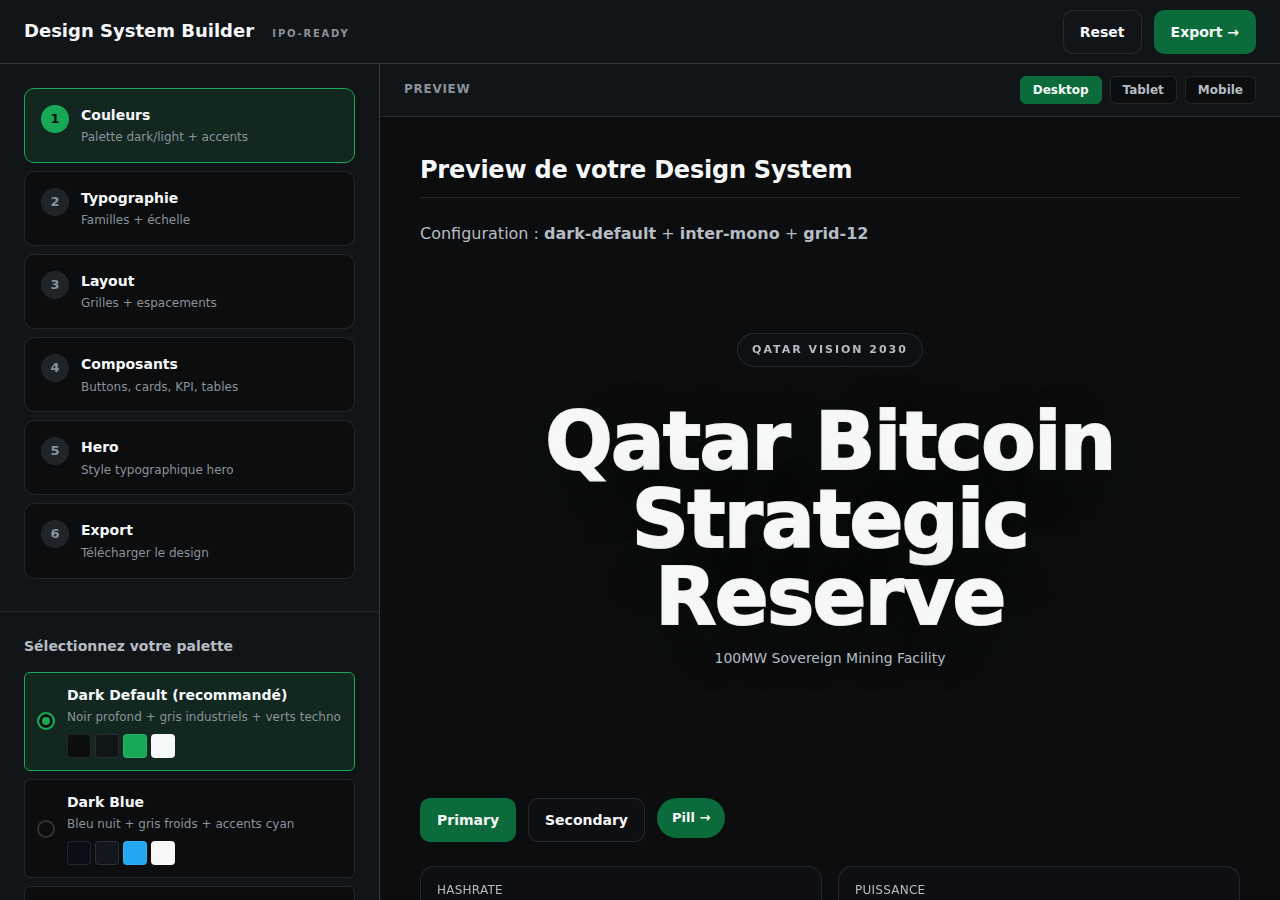
<file: builder.html>
<!doctype html>
<html lang="fr">
<head>
  <meta charset="utf-8" />
  <meta name="viewport" content="width=device-width, initial-scale=1" />
  <title>Design System Builder — IPO-Ready</title>
  <link rel="stylesheet" href="ds.css" />
  <style>
    body { margin: 0; padding: 0; overflow: hidden; }

    /* Layout builder */
    .builder {
      display: grid;
      grid-template-columns: 380px 1fr;
      grid-template-rows: 64px 1fr;
      height: 100vh;
    }

    /* Header */
    .builder-header {
      grid-column: 1 / -1;
      display: flex;
      align-items: center;
      justify-content: space-between;
      padding: 0 var(--ds-space-6);
      background: var(--ds-bg-surface-1);
      border-bottom: 1px solid var(--ds-border-default);
    }
    .builder-header__title {
      font-size: 18px;
      font-weight: 700;
    }
    .builder-header__actions {
      display: flex;
      gap: 12px;
    }

    /* Sidebar (steps) */
    .builder-sidebar {
      display: flex;
      flex-direction: column;
      background: var(--ds-bg-surface-1);
      border-right: 1px solid var(--ds-border-default);
      overflow-y: auto;
    }

    /* Stepper */
    .stepper {
      padding: var(--ds-space-6);
    }
    .step {
      display: flex;
      align-items: flex-start;
      gap: 12px;
      padding: 16px;
      margin-bottom: 8px;
      border-radius: var(--ds-radius-3);
      border: 1px solid var(--ds-border-subtle);
      background: var(--ds-bg-canvas);
      cursor: pointer;
      transition: background var(--ds-dur-fast), border-color var(--ds-dur-fast);
    }
    .step:hover {
      background: var(--ds-bg-surface-2);
      border-color: var(--ds-border-default);
    }
    .step.is-active {
      background: rgba(24,169,87,0.12);
      border-color: var(--ds-green-500);
    }
    .step.is-done {
      background: var(--ds-bg-surface-2);
      border-left: 3px solid var(--ds-green-500);
    }
    .step__number {
      display: flex;
      align-items: center;
      justify-content: center;
      width: 28px;
      height: 28px;
      border-radius: 50%;
      background: var(--ds-bg-surface-3);
      color: var(--ds-text-tertiary);
      font-size: 13px;
      font-weight: 700;
      flex-shrink: 0;
    }
    .step.is-active .step__number {
      background: var(--ds-green-500);
      color: var(--ds-bg-canvas);
    }
    .step.is-done .step__number {
      background: var(--ds-green-700);
      color: var(--ds-text-primary);
    }
    .step__content {
      flex: 1;
    }
    .step__title {
      font-size: 14px;
      font-weight: 600;
      margin-bottom: 4px;
    }
    .step__desc {
      font-size: 12px;
      color: var(--ds-text-tertiary);
      line-height: 1.4;
    }

    /* Preview area */
    .builder-preview {
      display: flex;
      flex-direction: column;
      background: var(--ds-bg-canvas);
      overflow: hidden;
    }

    /* Preview toolbar */
    .preview-toolbar {
      display: flex;
      align-items: center;
      justify-content: space-between;
      padding: 12px var(--ds-space-6);
      background: var(--ds-bg-surface-1);
      border-bottom: 1px solid var(--ds-border-subtle);
    }
    .preview-toolbar__label {
      font-size: 12px;
      font-weight: 600;
      letter-spacing: 0.06em;
      text-transform: uppercase;
      color: var(--ds-text-tertiary);
    }
    .preview-toolbar__modes {
      display: flex;
      gap: 8px;
    }
    .mode-btn {
      padding: 6px 12px;
      border-radius: 6px;
      border: 1px solid var(--ds-border-subtle);
      background: var(--ds-bg-canvas);
      color: var(--ds-text-secondary);
      font-size: 12px;
      font-weight: 600;
      cursor: pointer;
      transition: background var(--ds-dur-fast), border-color var(--ds-dur-fast);
    }
    .mode-btn:hover {
      background: var(--ds-bg-surface-2);
    }
    .mode-btn.is-active {
      background: var(--ds-green-700);
      border-color: var(--ds-green-700);
      color: var(--ds-text-primary);
    }

    /* Preview content */
    .preview-content {
      flex: 1;
      overflow-y: auto;
      padding: var(--ds-space-8);
    }

    /* Panel de configuration */
    .config-panel {
      padding: var(--ds-space-6);
      border-top: 1px solid var(--ds-border-subtle);
    }
    .config-panel__title {
      margin-bottom: var(--ds-space-4);
      font-size: 14px;
      font-weight: 600;
      color: var(--ds-text-secondary);
    }
    .config-group {
      margin-bottom: var(--ds-space-6);
    }
    .config-label {
      display: block;
      margin-bottom: 8px;
      font-size: 12px;
      font-weight: 600;
      letter-spacing: 0.04em;
      text-transform: uppercase;
      color: var(--ds-text-tertiary);
    }

    /* Options sélection */
    .option-grid {
      display: grid;
      grid-template-columns: 1fr;
      gap: 8px;
    }
    .option-card {
      display: flex;
      align-items: center;
      gap: 12px;
      padding: 12px;
      border-radius: var(--ds-radius-2);
      border: 1px solid var(--ds-border-subtle);
      background: var(--ds-bg-canvas);
      cursor: pointer;
      transition: background var(--ds-dur-fast), border-color var(--ds-dur-fast);
    }
    .option-card:hover {
      background: var(--ds-bg-surface-2);
      border-color: var(--ds-border-default);
    }
    .option-card.is-selected {
      background: rgba(24,169,87,0.12);
      border-color: var(--ds-green-500);
    }
    .option-card__radio {
      width: 18px;
      height: 18px;
      border-radius: 50%;
      border: 2px solid var(--ds-border-default);
      background: var(--ds-bg-canvas);
      flex-shrink: 0;
      transition: background var(--ds-dur-fast), border-color var(--ds-dur-fast);
    }
    .option-card.is-selected .option-card__radio {
      background: var(--ds-green-500);
      border-color: var(--ds-green-500);
      box-shadow: inset 0 0 0 3px var(--ds-bg-canvas);
    }
    .option-card__content {
      flex: 1;
    }
    .option-card__title {
      font-size: 14px;
      font-weight: 600;
      margin-bottom: 4px;
    }
    .option-card__desc {
      font-size: 12px;
      color: var(--ds-text-tertiary);
      line-height: 1.4;
    }

    /* Color swatches */
    .swatch-preview {
      display: flex;
      gap: 4px;
      margin-top: 8px;
    }
    .swatch-preview__item {
      width: 24px;
      height: 24px;
      border-radius: 4px;
      border: 1px solid var(--ds-border-subtle);
    }

    /* Navigation buttons */
    .step-nav {
      display: flex;
      gap: 12px;
      padding: var(--ds-space-6);
      border-top: 1px solid var(--ds-border-subtle);
      background: var(--ds-bg-surface-1);
    }
    .step-nav__btn {
      flex: 1;
    }

    /* Preview modes */
    .preview-mode {
      display: none;
    }
    .preview-mode.is-active {
      display: block;
    }

    /* Demo sections in preview */
    .demo-section {
      margin-bottom: var(--ds-space-10);
    }
    .demo-section__title {
      margin-bottom: var(--ds-space-6);
      padding-bottom: var(--ds-space-3);
      border-bottom: 1px solid var(--ds-border-subtle);
      font-size: 24px;
    }

    /* Responsive */
    @media (max-width: 1024px) {
      .builder {
        grid-template-columns: 1fr;
        grid-template-rows: 64px auto 1fr;
      }
      .builder-sidebar {
        border-right: none;
        border-bottom: 1px solid var(--ds-border-default);
      }
    }
  </style>
</head>

<body>
  <div class="builder">
    <!-- Header -->
    <header class="builder-header">
      <div class="builder-header__title">
        Design System Builder
        <span class="ds-micro" style="color:var(--ds-text-tertiary); margin-left:12px;">IPO-READY</span>
      </div>
      <div class="builder-header__actions">
        <button class="ds-btn ds-btn--secondary" onclick="resetBuilder()">Reset</button>
        <button class="ds-btn ds-btn--primary" onclick="exportDesign()">Export →</button>
      </div>
    </header>

    <!-- Sidebar (Steps) -->
    <aside class="builder-sidebar">
      <div class="stepper">
        <div class="step is-active" data-step="1" onclick="goToStep(1)">
          <div class="step__number">1</div>
          <div class="step__content">
            <div class="step__title">Couleurs</div>
            <div class="step__desc">Palette dark/light + accents</div>
          </div>
        </div>

        <div class="step" data-step="2" onclick="goToStep(2)">
          <div class="step__number">2</div>
          <div class="step__content">
            <div class="step__title">Typographie</div>
            <div class="step__desc">Familles + échelle</div>
          </div>
        </div>

        <div class="step" data-step="3" onclick="goToStep(3)">
          <div class="step__number">3</div>
          <div class="step__content">
            <div class="step__title">Layout</div>
            <div class="step__desc">Grilles + espacements</div>
          </div>
        </div>

        <div class="step" data-step="4" onclick="goToStep(4)">
          <div class="step__number">4</div>
          <div class="step__content">
            <div class="step__title">Composants</div>
            <div class="step__desc">Buttons, cards, KPI, tables</div>
          </div>
        </div>

        <div class="step" data-step="5" onclick="goToStep(5)">
          <div class="step__number">5</div>
          <div class="step__content">
            <div class="step__title">Hero</div>
            <div class="step__desc">Style typographique hero</div>
          </div>
        </div>

        <div class="step" data-step="6" onclick="goToStep(6)">
          <div class="step__number">6</div>
          <div class="step__content">
            <div class="step__title">Export</div>
            <div class="step__desc">Télécharger le design</div>
          </div>
        </div>
      </div>

      <!-- Config panel (changes per step) -->
      <div class="config-panel" id="configPanel">
        <!-- Dynamic content loaded here -->
      </div>

      <!-- Navigation -->
      <div class="step-nav">
        <button class="ds-btn ds-btn--secondary step-nav__btn" id="btnPrev" onclick="prevStep()">← Précédent</button>
        <button class="ds-btn ds-btn--primary step-nav__btn" id="btnNext" onclick="nextStep()">Suivant →</button>
      </div>
    </aside>

    <!-- Preview area -->
    <main class="builder-preview">
      <div class="preview-toolbar">
        <div class="preview-toolbar__label">Preview</div>
        <div class="preview-toolbar__modes">
          <button class="mode-btn is-active" data-mode="desktop" onclick="setPreviewMode('desktop')">Desktop</button>
          <button class="mode-btn" data-mode="tablet" onclick="setPreviewMode('tablet')">Tablet</button>
          <button class="mode-btn" data-mode="mobile" onclick="setPreviewMode('mobile')">Mobile</button>
        </div>
      </div>

      <div class="preview-content" id="previewContent">
        <!-- Dynamic preview loaded here -->
      </div>
    </main>
  </div>

  <script>
    // === STATE ===
    let currentStep = 1;
    const config = {
      colors: 'dark-default',
      typography: 'inter-mono',
      layout: 'grid-12',
      components: 'full',
      hero: 'outline-a'
    };

    // === INIT ===
    document.addEventListener('DOMContentLoaded', () => {
      loadConfig();
      renderStep(currentStep);
      updatePreview();
    });

    // === NAVIGATION ===
    function goToStep(step) {
      if (step < 1 || step > 6) return;
      currentStep = step;
      renderStep(step);
      updateStepperUI();
    }

    function nextStep() {
      if (currentStep < 6) {
        markStepDone(currentStep);
        goToStep(currentStep + 1);
      }
    }

    function prevStep() {
      if (currentStep > 1) {
        goToStep(currentStep - 1);
      }
    }

    function updateStepperUI() {
      document.querySelectorAll('.step').forEach(step => {
        const stepNum = parseInt(step.dataset.step);
        step.classList.remove('is-active');
        if (stepNum === currentStep) {
          step.classList.add('is-active');
        }
      });

      // Update nav buttons
      document.getElementById('btnPrev').disabled = currentStep === 1;
      document.getElementById('btnNext').textContent = currentStep === 6 ? 'Terminer' : 'Suivant →';
    }

    function markStepDone(step) {
      const stepEl = document.querySelector(`.step[data-step="${step}"]`);
      if (stepEl) {
        stepEl.classList.add('is-done');
      }
    }

    // === RENDER STEP CONFIG ===
    function renderStep(step) {
      const panel = document.getElementById('configPanel');
      
      switch(step) {
        case 1:
          panel.innerHTML = renderColorStep();
          break;
        case 2:
          panel.innerHTML = renderTypographyStep();
          break;
        case 3:
          panel.innerHTML = renderLayoutStep();
          break;
        case 4:
          panel.innerHTML = renderComponentsStep();
          break;
        case 5:
          panel.innerHTML = renderHeroStep();
          break;
        case 6:
          panel.innerHTML = renderExportStep();
          break;
      }
      
      updatePreview();
    }

    // === STEP 1: COLORS ===
    function renderColorStep() {
      return `
        <div class="config-panel__title">Sélectionnez votre palette</div>
        
        <div class="option-grid">
          <div class="option-card ${config.colors === 'dark-default' ? 'is-selected' : ''}" onclick="selectColor('dark-default')">
            <div class="option-card__radio"></div>
            <div class="option-card__content">
              <div class="option-card__title">Dark Default (recommandé)</div>
              <div class="option-card__desc">Noir profond + gris industriels + verts techno</div>
              <div class="swatch-preview">
                <div class="swatch-preview__item" style="background:#0B0D0E;"></div>
                <div class="swatch-preview__item" style="background:#121518;"></div>
                <div class="swatch-preview__item" style="background:#18A957;"></div>
                <div class="swatch-preview__item" style="background:#F6F7F8;"></div>
              </div>
            </div>
          </div>

          <div class="option-card ${config.colors === 'dark-blue' ? 'is-selected' : ''}" onclick="selectColor('dark-blue')">
            <div class="option-card__radio"></div>
            <div class="option-card__content">
              <div class="option-card__title">Dark Blue</div>
              <div class="option-card__desc">Bleu nuit + gris froids + accents cyan</div>
              <div class="swatch-preview">
                <div class="swatch-preview__item" style="background:#0A0E17;"></div>
                <div class="swatch-preview__item" style="background:#131820;"></div>
                <div class="swatch-preview__item" style="background:#22A7F0;"></div>
                <div class="swatch-preview__item" style="background:#F6F7F8;"></div>
              </div>
            </div>
          </div>

          <div class="option-card ${config.colors === 'dark-warm' ? 'is-selected' : ''}" onclick="selectColor('dark-warm')">
            <div class="option-card__radio"></div>
            <div class="option-card__content">
              <div class="option-card__title">Dark Warm</div>
              <div class="option-card__desc">Noir chaud + bruns + accents ambre</div>
              <div class="swatch-preview">
                <div class="swatch-preview__item" style="background:#0E0C0B;"></div>
                <div class="swatch-preview__item" style="background:#1A1714;"></div>
                <div class="swatch-preview__item" style="background:#D4A574;"></div>
                <div class="swatch-preview__item" style="background:#F6F7F8;"></div>
              </div>
            </div>
          </div>
        </div>
      `;
    }

    function selectColor(palette) {
      config.colors = palette;
      saveConfig();
      renderStep(1);
      updatePreview();
    }

    // === STEP 2: TYPOGRAPHY ===
    function renderTypographyStep() {
      return `
        <div class="config-panel__title">Sélectionnez vos polices</div>
        
        <div class="option-grid">
          <div class="option-card ${config.typography === 'inter-mono' ? 'is-selected' : ''}" onclick="selectTypography('inter-mono')">
            <div class="option-card__radio"></div>
            <div class="option-card__content">
              <div class="option-card__title">Inter + IBM Plex Mono (recommandé)</div>
              <div class="option-card__desc">UI moderne + données financières</div>
            </div>
          </div>

          <div class="option-card ${config.typography === 'roboto-mono' ? 'is-selected' : ''}" onclick="selectTypography('roboto-mono')">
            <div class="option-card__radio"></div>
            <div class="option-card__content">
              <div class="option-card__title">Roboto + Roboto Mono</div>
              <div class="option-card__desc">Google Fonts, très lisible</div>
            </div>
          </div>

          <div class="option-card ${config.typography === 'system' ? 'is-selected' : ''}" onclick="selectTypography('system')">
            <div class="option-card__radio"></div>
            <div class="option-card__content">
              <div class="option-card__title">System fonts</div>
              <div class="option-card__desc">Performance maximale, natif OS</div>
            </div>
          </div>
        </div>
      `;
    }

    function selectTypography(typo) {
      config.typography = typo;
      saveConfig();
      renderStep(2);
      updatePreview();
    }

    // === STEP 3: LAYOUT ===
    function renderLayoutStep() {
      return `
        <div class="config-panel__title">Sélectionnez votre grille</div>
        
        <div class="option-grid">
          <div class="option-card ${config.layout === 'grid-12' ? 'is-selected' : ''}" onclick="selectLayout('grid-12')">
            <div class="option-card__radio"></div>
            <div class="option-card__content">
              <div class="option-card__title">12 colonnes (recommandé)</div>
              <div class="option-card__desc">Desktop 12, Tablet 8, Mobile 4</div>
            </div>
          </div>

          <div class="option-card ${config.layout === 'grid-16' ? 'is-selected' : ''}" onclick="selectLayout('grid-16')">
            <div class="option-card__radio"></div>
            <div class="option-card__content">
              <div class="option-card__title">16 colonnes</div>
              <div class="option-card__desc">Desktop 16, Tablet 8, Mobile 4 (plus fin)</div>
            </div>
          </div>

          <div class="option-card ${config.layout === 'flex' ? 'is-selected' : ''}" onclick="selectLayout('flex')">
            <div class="option-card__radio"></div>
            <div class="option-card__content">
              <div class="option-card__title">Flexbox libre</div>
              <div class="option-card__desc">Pas de grille rigide, flex-wrap</div>
            </div>
          </div>
        </div>
      `;
    }

    function selectLayout(layout) {
      config.layout = layout;
      saveConfig();
      renderStep(3);
      updatePreview();
    }

    // === STEP 4: COMPONENTS ===
    function renderComponentsStep() {
      return `
        <div class="config-panel__title">Sélectionnez vos composants</div>
        
        <div class="option-grid">
          <div class="option-card ${config.components === 'full' ? 'is-selected' : ''}" onclick="selectComponents('full')">
            <div class="option-card__radio"></div>
            <div class="option-card__content">
              <div class="option-card__title">Pack complet (recommandé)</div>
              <div class="option-card__desc">Buttons, cards, KPI, tables, panels</div>
            </div>
          </div>

          <div class="option-card ${config.components === 'minimal' ? 'is-selected' : ''}" onclick="selectComponents('minimal')">
            <div class="option-card__radio"></div>
            <div class="option-card__content">
              <div class="option-card__title">Pack minimal</div>
              <div class="option-card__desc">Buttons, cards uniquement</div>
            </div>
          </div>

          <div class="option-card ${config.components === 'finance' ? 'is-selected' : ''}" onclick="selectComponents('finance')">
            <div class="option-card__radio"></div>
            <div class="option-card__content">
              <div class="option-card__title">Pack finance</div>
              <div class="option-card__desc">Tables, KPI, data panels</div>
            </div>
          </div>
        </div>
      `;
    }

    function selectComponents(comp) {
      config.components = comp;
      saveConfig();
      renderStep(4);
      updatePreview();
    }

    // === STEP 5: HERO ===
    function renderHeroStep() {
      return `
        <div class="config-panel__title">Sélectionnez votre style hero</div>
        
        <div class="option-grid">
          <div class="option-card ${config.hero === 'outline-a' ? 'is-selected' : ''}" onclick="selectHero('outline-a')">
            <div class="option-card__radio"></div>
            <div class="option-card__content">
              <div class="option-card__title">Outline A — Plein + contour</div>
              <div class="option-card__desc">Remplissage texte + stroke 2px (recommandé)</div>
            </div>
          </div>

          <div class="option-card ${config.hero === 'outline-b' ? 'is-selected' : ''}" onclick="selectHero('outline-b')">
            <div class="option-card__radio"></div>
            <div class="option-card__content">
              <div class="option-card__title">Outline B — Creux + contour</div>
              <div class="option-card__desc">Transparent + stroke 2.5px (impact tech)</div>
            </div>
          </div>

          <div class="option-card ${config.hero === 'gradient' ? 'is-selected' : ''}" onclick="selectHero('gradient')">
            <div class="option-card__radio"></div>
            <div class="option-card__content">
              <div class="option-card__title">Dégradé vert</div>
              <div class="option-card__desc">Green → Cyan + outline A</div>
            </div>
          </div>

          <div class="option-card ${config.hero === 'solid' ? 'is-selected' : ''}" onclick="selectHero('solid')">
            <div class="option-card__radio"></div>
            <div class="option-card__content">
              <div class="option-card__title">Solide (sans contour)</div>
              <div class="option-card__desc">Texte blanc simple, pas d'effet</div>
            </div>
          </div>
        </div>
      `;
    }

    function selectHero(hero) {
      config.hero = hero;
      saveConfig();
      renderStep(5);
      updatePreview();
    }

    // === STEP 6: EXPORT ===
    function renderExportStep() {
      return `
        <div class="config-panel__title">Configuration terminée !</div>
        
        <div style="padding:16px; background:rgba(24,169,87,0.12); border-radius:10px; border:1px solid var(--ds-green-500); margin-bottom:16px;">
          <div style="font-size:14px; font-weight:600; margin-bottom:8px;">✅ Design prêt</div>
          <div style="font-size:12px; color:var(--ds-text-secondary); line-height:1.5;">
            Votre design system est configuré. Vous pouvez maintenant l'exporter ou revenir en arrière pour ajuster.
          </div>
        </div>

        <div style="font-size:12px; color:var(--ds-text-tertiary); margin-bottom:8px;">Votre configuration :</div>
        <div style="display:grid; gap:8px; padding:12px; background:var(--ds-bg-canvas); border-radius:6px; border:1px solid var(--ds-border-subtle);">
          <div style="display:flex; justify-content:space-between;">
            <span style="color:var(--ds-text-tertiary); font-size:12px;">Couleurs</span>
            <span style="font-size:12px; font-weight:600;">${config.colors}</span>
          </div>
          <div style="display:flex; justify-content:space-between;">
            <span style="color:var(--ds-text-tertiary); font-size:12px;">Typographie</span>
            <span style="font-size:12px; font-weight:600;">${config.typography}</span>
          </div>
          <div style="display:flex; justify-content:space-between;">
            <span style="color:var(--ds-text-tertiary); font-size:12px;">Layout</span>
            <span style="font-size:12px; font-weight:600;">${config.layout}</span>
          </div>
          <div style="display:flex; justify-content:space-between;">
            <span style="color:var(--ds-text-tertiary); font-size:12px;">Composants</span>
            <span style="font-size:12px; font-weight:600;">${config.components}</span>
          </div>
          <div style="display:flex; justify-content:space-between;">
            <span style="color:var(--ds-text-tertiary); font-size:12px;">Hero</span>
            <span style="font-size:12px; font-weight:600;">${config.hero}</span>
          </div>
        </div>
      `;
    }

    // === UPDATE PREVIEW ===
    function updatePreview() {
      const preview = document.getElementById('previewContent');
      
      // Apply color theme
      applyColorTheme(config.colors);
      
      // Render preview content
      preview.innerHTML = `
        <div class="demo-section">
          <h2 class="demo-section__title">Preview de votre Design System</h2>
          <p style="color:var(--ds-text-secondary); margin-bottom:var(--ds-space-6);">
            Configuration : <strong>${config.colors}</strong> + <strong>${config.typography}</strong> + <strong>${config.layout}</strong>
          </p>

          <!-- Hero preview -->
          <div style="padding:var(--ds-space-10); background:linear-gradient(180deg, rgba(11,13,14,0.55), rgba(11,13,14,0.88)), url('https://images.unsplash.com/photo-1542621334-a254cf47733d?auto=format&fit=crop&w=1200&q=75'); background-size:cover; background-position:center; text-align:center; border-radius:var(--ds-radius-3); margin-bottom:var(--ds-space-8);">
            <div class="ds-pill" style="margin-bottom:18px;">Qatar Vision 2030</div>
            ${renderHeroPreview()}
            <div class="heroSub">100MW Sovereign Mining Facility</div>
          </div>

          <!-- Components preview -->
          ${renderComponentsPreview()}
        </div>
      `;
    }

    function renderHeroPreview() {
      const heroClass = config.hero === 'outline-a' ? 'outlineA' :
                        config.hero === 'outline-b' ? 'outlineB' :
                        config.hero === 'solid' ? '' : 'outlineA gradClip gradGreenCyan';
      
      return `
        <h1 class="heroTitle">
          <span class="heroTitle__row">
            <span class="${heroClass}">Qatar Bitcoin</span>
          </span>
          <span class="heroTitle__row">
            <span class="${heroClass} ${config.hero === 'gradient' ? 'gradClip gradGreenCyan' : ''}">Strategic Reserve</span>
          </span>
        </h1>
      `;
    }

    function renderComponentsPreview() {
      if (config.components === 'minimal') {
        return `
          <div style="display:flex; gap:12px; flex-wrap:wrap; margin-bottom:var(--ds-space-6);">
            <button class="ds-btn ds-btn--primary">Primary</button>
            <button class="ds-btn ds-btn--secondary">Secondary</button>
          </div>
          <div class="ds-card" style="max-width:400px;">
            <h3>Card Example</h3>
            <p>Contenu de la carte avec texte descriptif.</p>
          </div>
        `;
      } else if (config.components === 'finance') {
        return `
          <div style="display:grid; grid-template-columns:repeat(auto-fit, minmax(200px, 1fr)); gap:16px; margin-bottom:var(--ds-space-8);">
            <div class="ds-kpi">
              <div class="ds-kpi__label">Hashrate</div>
              <div class="ds-kpi__value">5.98 EH/s</div>
              <div class="ds-kpi__meta">MAJ 10:32 UTC</div>
            </div>
            <div class="ds-kpi">
              <div class="ds-kpi__label">Puissance</div>
              <div class="ds-kpi__value ds-kpi__value--accent">87.7 MW</div>
              <div class="ds-kpi__meta">Nominal</div>
            </div>
          </div>
          <table class="ds-table" style="max-width:600px;">
            <thead>
              <tr>
                <th>Poste</th>
                <th class="is-num">USD</th>
              </tr>
            </thead>
            <tbody>
              <tr>
                <td>CAPEX – Mineurs</td>
                <td class="is-num">80,000,000</td>
              </tr>
              <tr>
                <td>OPEX – Énergie</td>
                <td class="is-num">12,400,000</td>
              </tr>
            </tbody>
          </table>
        `;
      } else {
        // Full
        return `
          <div style="display:flex; gap:12px; flex-wrap:wrap; margin-bottom:var(--ds-space-6);">
            <button class="ds-btn ds-btn--primary">Primary</button>
            <button class="ds-btn ds-btn--secondary">Secondary</button>
            <button class="ds-btn ds-btn--pill ds-btn--primary">Pill →</button>
          </div>

          <div style="display:grid; grid-template-columns:repeat(auto-fit, minmax(200px, 1fr)); gap:16px; margin-bottom:var(--ds-space-8);">
            <div class="ds-kpi">
              <div class="ds-kpi__label">Hashrate</div>
              <div class="ds-kpi__value">5.98 EH/s</div>
              <div class="ds-kpi__meta">MAJ 10:32 UTC</div>
            </div>
            <div class="ds-kpi">
              <div class="ds-kpi__label">Puissance</div>
              <div class="ds-kpi__value ds-kpi__value--accent">87.7 MW</div>
              <div class="ds-kpi__meta">Nominal</div>
            </div>
          </div>

          <div class="ds-card" style="margin-bottom:var(--ds-space-6); max-width:500px;">
            <h3>Card Example</h3>
            <p>Contenu de la carte avec texte descriptif.</p>
          </div>

          <div class="ds-panel-dark" style="max-width:400px;">
            <div class="ds-panel-dark__title">Panneau exploitation</div>
            <div class="ds-panel-dark__line">
              <div class="ds-panel-dark__key">Temp. entrée</div>
              <div class="ds-panel-dark__value">24.6°C</div>
            </div>
            <div class="ds-panel-dark__line">
              <div class="ds-panel-dark__key">Statut</div>
              <div class="ds-panel-dark__value">OK</div>
            </div>
          </div>
        `;
      }
    }

    function applyColorTheme(theme) {
      const root = document.documentElement;
      
      if (theme === 'dark-blue') {
        root.style.setProperty('--ds-bg-canvas', '#0A0E17');
        root.style.setProperty('--ds-bg-surface-1', '#131820');
        root.style.setProperty('--ds-green-500', '#22A7F0');
        root.style.setProperty('--ds-green-300', '#6FD5FF');
      } else if (theme === 'dark-warm') {
        root.style.setProperty('--ds-bg-canvas', '#0E0C0B');
        root.style.setProperty('--ds-bg-surface-1', '#1A1714');
        root.style.setProperty('--ds-green-500', '#D4A574');
        root.style.setProperty('--ds-green-300', '#F0D4A0');
      } else {
        // dark-default (reset)
        root.style.setProperty('--ds-bg-canvas', '#0B0D0E');
        root.style.setProperty('--ds-bg-surface-1', '#121518');
        root.style.setProperty('--ds-green-500', '#18A957');
        root.style.setProperty('--ds-green-300', '#6FE3A5');
      }
    }

    // === PREVIEW MODE ===
    function setPreviewMode(mode) {
      document.querySelectorAll('.mode-btn').forEach(btn => {
        btn.classList.remove('is-active');
        if (btn.dataset.mode === mode) {
          btn.classList.add('is-active');
        }
      });

      const preview = document.getElementById('previewContent');
      if (mode === 'mobile') {
        preview.style.maxWidth = '480px';
        preview.style.margin = '0 auto';
      } else if (mode === 'tablet') {
        preview.style.maxWidth = '768px';
        preview.style.margin = '0 auto';
      } else {
        preview.style.maxWidth = 'none';
        preview.style.margin = '0';
      }
    }

    // === STORAGE ===
    function saveConfig() {
      localStorage.setItem('ds-builder-config', JSON.stringify(config));
    }

    function loadConfig() {
      const saved = localStorage.getItem('ds-builder-config');
      if (saved) {
        Object.assign(config, JSON.parse(saved));
      }
    }

    function resetBuilder() {
      if (confirm('Réinitialiser toute la configuration ?')) {
        localStorage.removeItem('ds-builder-config');
        location.reload();
      }
    }

    // === EXPORT ===
    function exportDesign() {
      const designData = {
        version: '1.0.0',
        config: config,
        timestamp: new Date().toISOString()
      };
      
      const blob = new Blob([JSON.stringify(designData, null, 2)], { type: 'application/json' });
      const url = URL.createObjectURL(blob);
      const a = document.createElement('a');
      a.href = url;
      a.download = 'design-system-config.json';
      a.click();
      URL.revokeObjectURL(url);

      alert('✅ Configuration exportée ! Vous pouvez maintenant générer les fichiers CSS/HTML avec cette config.');
    }
  </script>
</body>
</html>
</file>
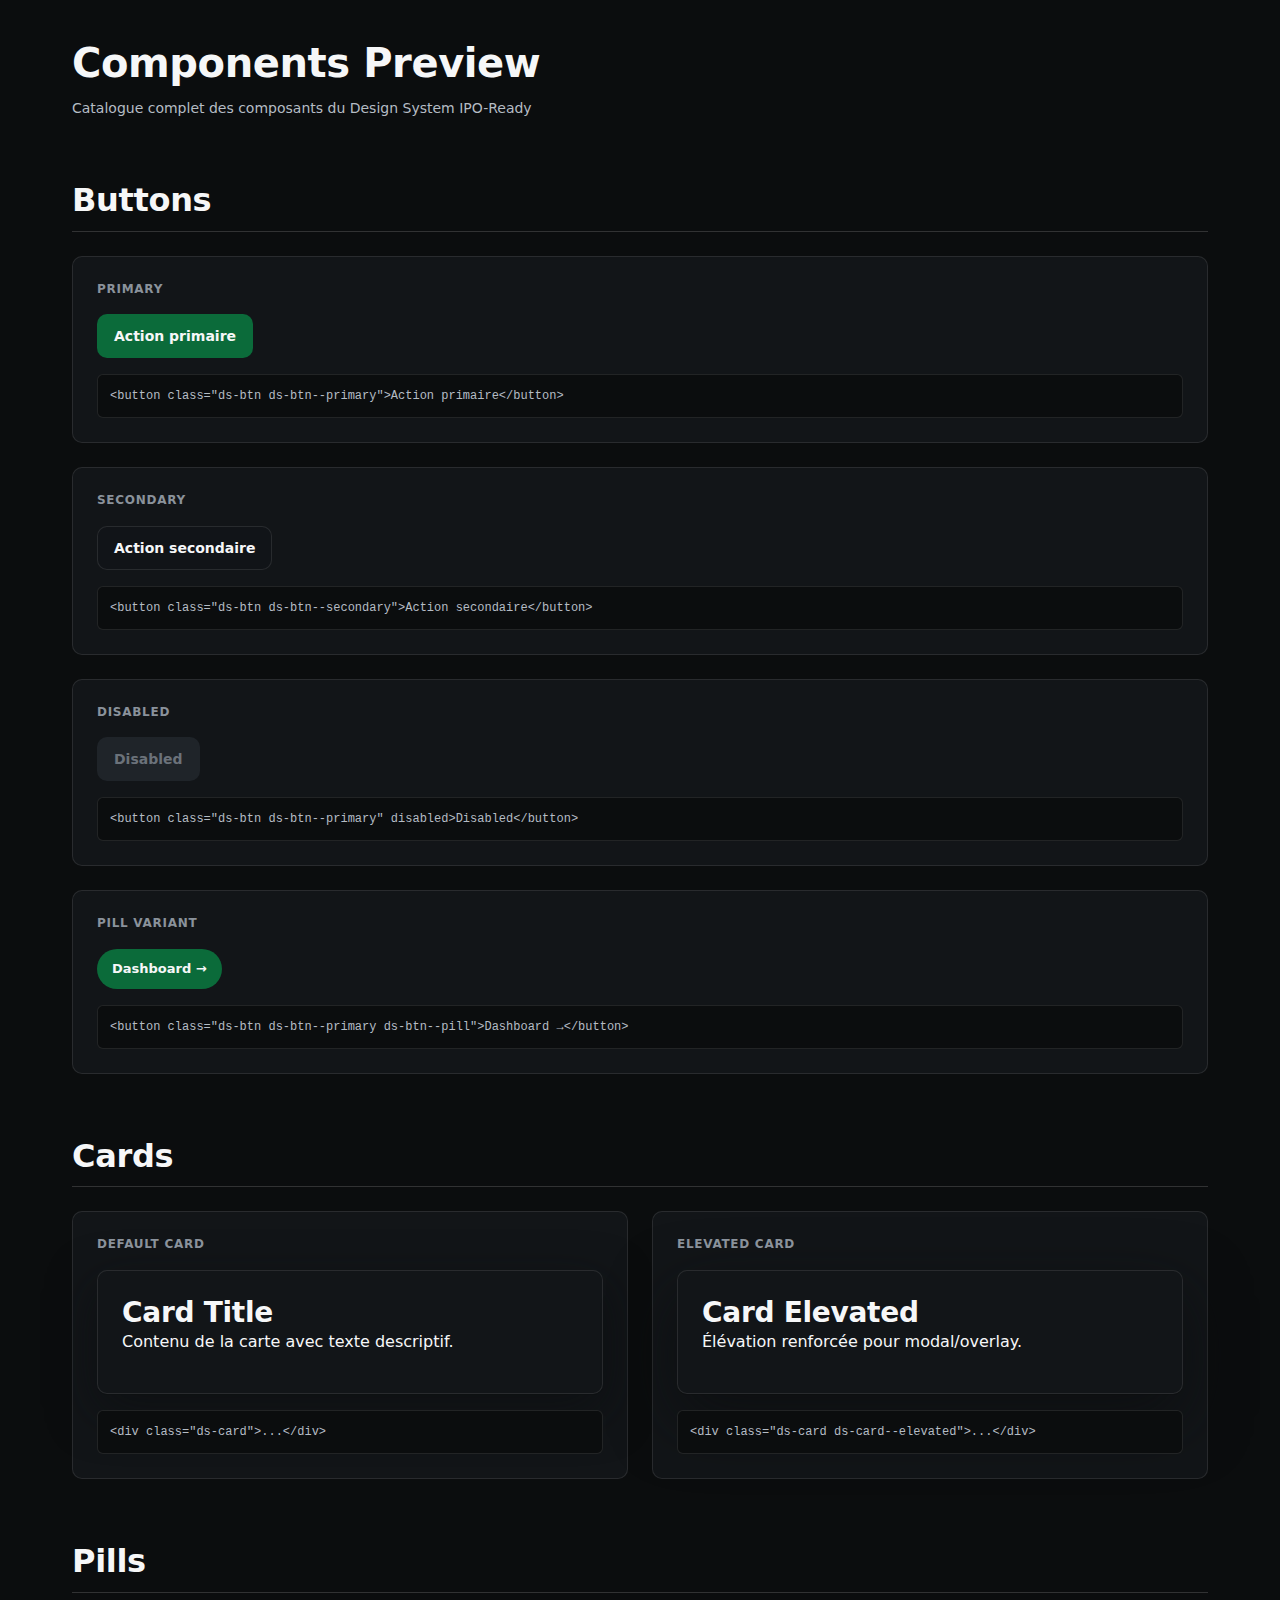
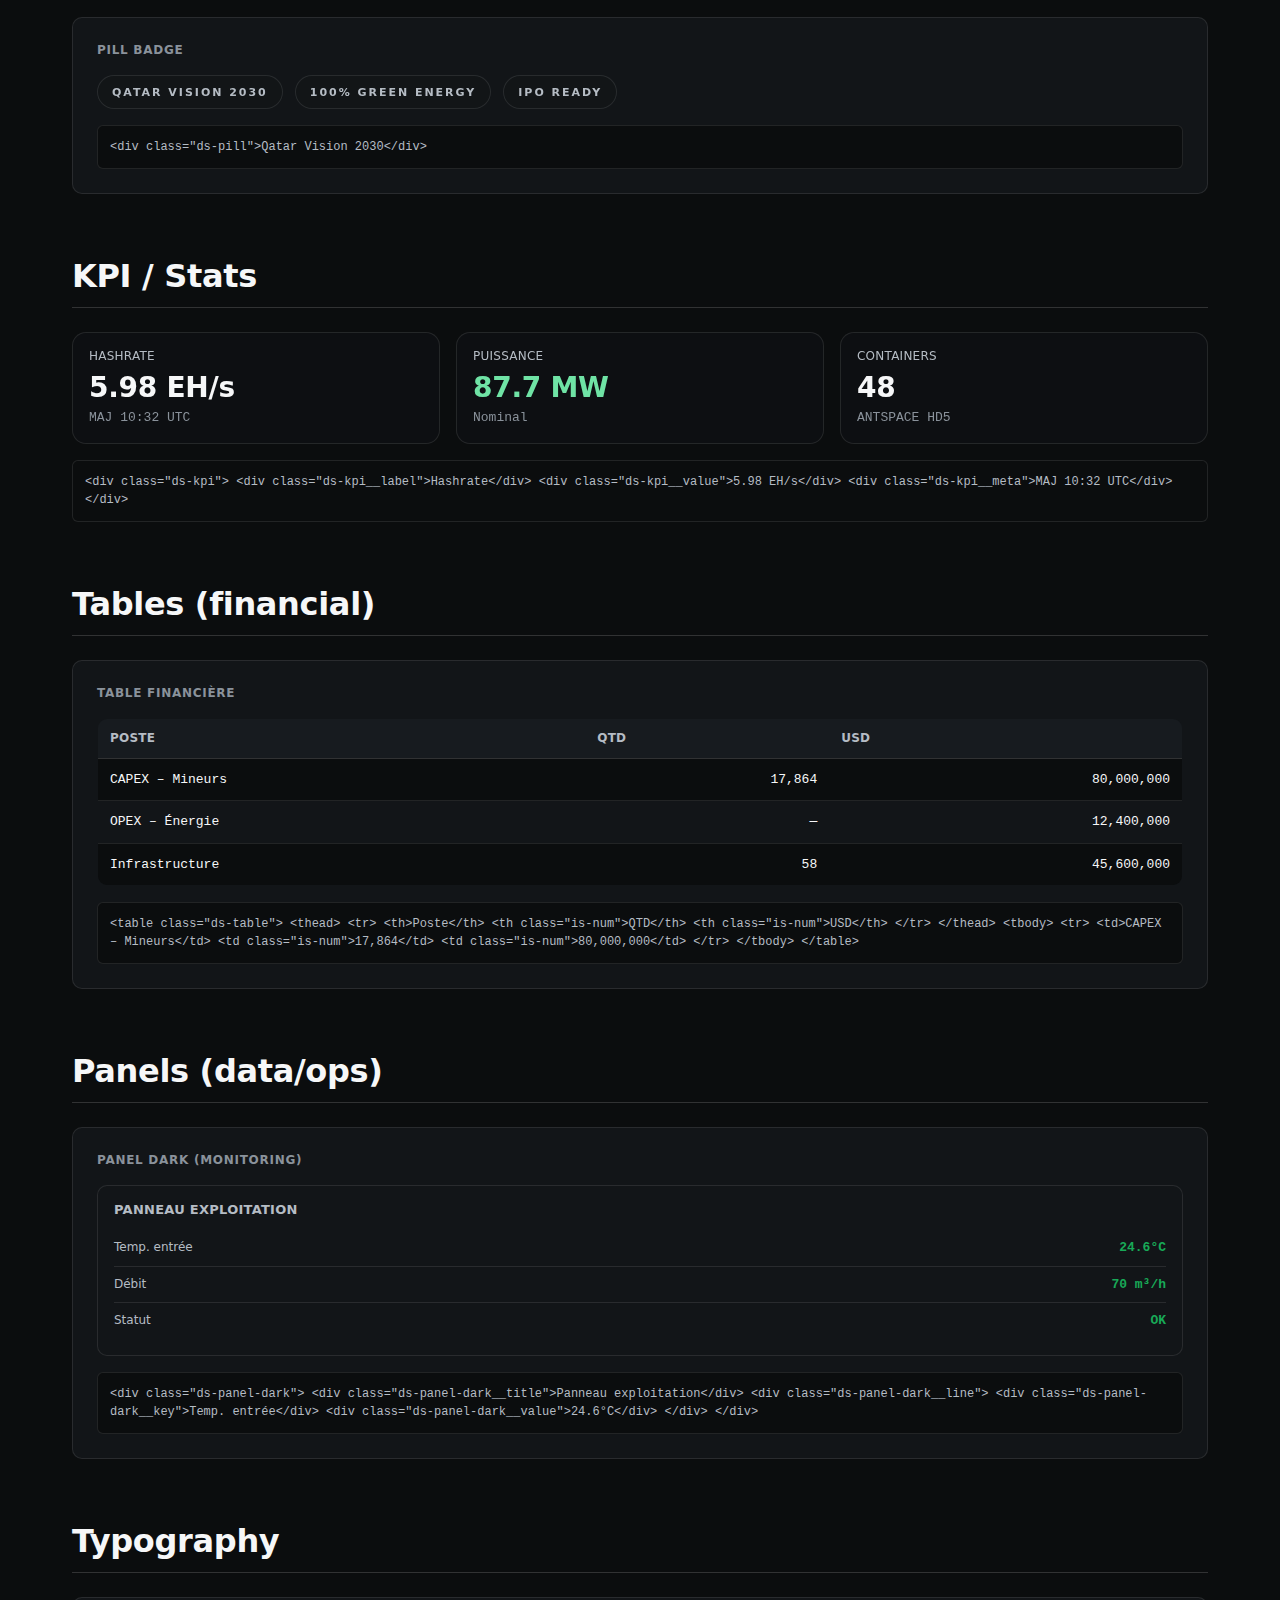
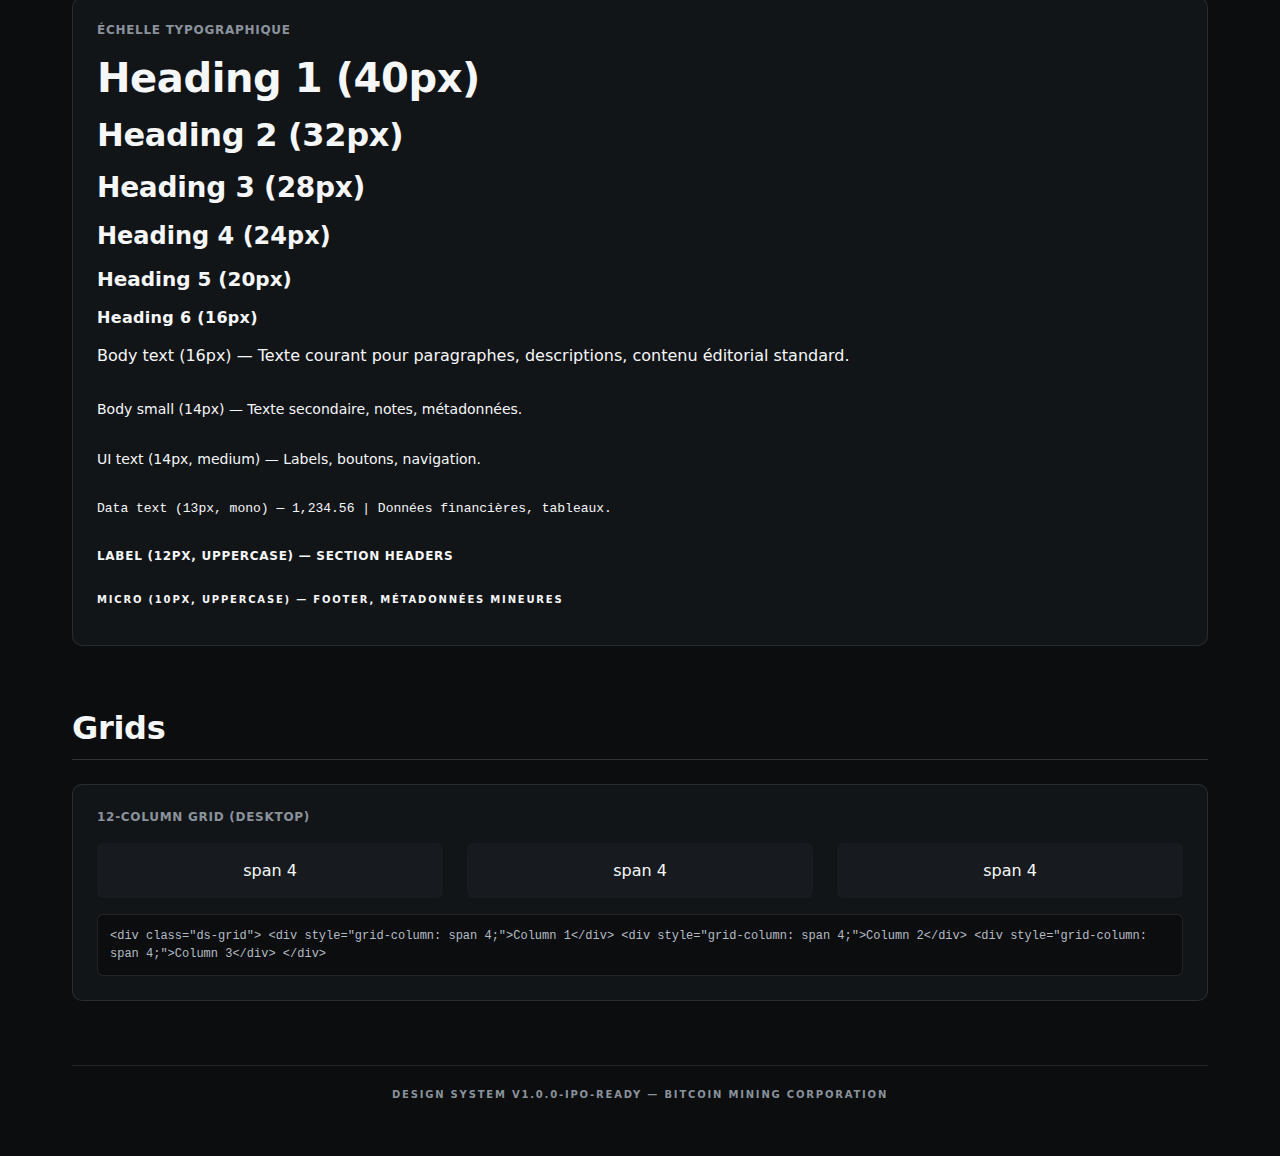
<file: components-preview.html>
<!doctype html>
<html lang="fr">
<head>
  <meta charset="utf-8" />
  <meta name="viewport" content="width=device-width, initial-scale=1" />
  <title>Components Preview — Design System IPO-Ready</title>
  <link rel="stylesheet" href="ds.css" />
  <style>
    body { padding: var(--ds-space-8) 0; }
    .section { margin-bottom: var(--ds-space-10); }
    .section__title {
      margin-bottom: var(--ds-space-6);
      padding-bottom: var(--ds-space-3);
      border-bottom: 1px solid var(--ds-border-default);
    }
    .preview-grid {
      display: grid;
      gap: var(--ds-space-6);
    }
    .preview-item {
      padding: var(--ds-space-6);
      border: 1px solid var(--ds-border-subtle);
      border-radius: var(--ds-radius-3);
      background: var(--ds-bg-surface-1);
    }
    .preview-item__label {
      margin-bottom: var(--ds-space-4);
      color: var(--ds-text-tertiary);
      font-size: 12px;
      font-weight: 600;
      letter-spacing: 0.06em;
      text-transform: uppercase;
    }
    .code {
      margin-top: var(--ds-space-4);
      padding: var(--ds-space-3);
      background: var(--ds-bg-canvas);
      border: 1px solid var(--ds-border-subtle);
      border-radius: var(--ds-radius-2);
      font-family: var(--ds-font-mono);
      font-size: 12px;
      line-height: 1.5;
      color: var(--ds-text-secondary);
      overflow-x: auto;
    }
  </style>
</head>

<body>
  <div class="ds-container">
    <header style="margin-bottom: var(--ds-space-10);">
      <h1>Components Preview</h1>
      <p class="ds-body-small" style="margin-top: var(--ds-space-3); color: var(--ds-text-secondary);">
        Catalogue complet des composants du Design System IPO-Ready
      </p>
    </header>

    <!-- BUTTONS -->
    <section class="section">
      <h2 class="section__title">Buttons</h2>
      <div class="preview-grid">
        <div class="preview-item">
          <div class="preview-item__label">Primary</div>
          <button class="ds-btn ds-btn--primary">Action primaire</button>
          <div class="code">&lt;button class="ds-btn ds-btn--primary"&gt;Action primaire&lt;/button&gt;</div>
        </div>

        <div class="preview-item">
          <div class="preview-item__label">Secondary</div>
          <button class="ds-btn ds-btn--secondary">Action secondaire</button>
          <div class="code">&lt;button class="ds-btn ds-btn--secondary"&gt;Action secondaire&lt;/button&gt;</div>
        </div>

        <div class="preview-item">
          <div class="preview-item__label">Disabled</div>
          <button class="ds-btn ds-btn--primary" disabled>Disabled</button>
          <div class="code">&lt;button class="ds-btn ds-btn--primary" disabled&gt;Disabled&lt;/button&gt;</div>
        </div>

        <div class="preview-item">
          <div class="preview-item__label">Pill variant</div>
          <button class="ds-btn ds-btn--primary ds-btn--pill">Dashboard →</button>
          <div class="code">&lt;button class="ds-btn ds-btn--primary ds-btn--pill"&gt;Dashboard →&lt;/button&gt;</div>
        </div>
      </div>
    </section>

    <!-- CARDS -->
    <section class="section">
      <h2 class="section__title">Cards</h2>
      <div class="preview-grid" style="grid-template-columns: repeat(auto-fit, minmax(300px, 1fr));">
        <div class="preview-item">
          <div class="preview-item__label">Default card</div>
          <div class="ds-card">
            <h3>Card Title</h3>
            <p>Contenu de la carte avec texte descriptif.</p>
          </div>
          <div class="code">&lt;div class="ds-card"&gt;...&lt;/div&gt;</div>
        </div>

        <div class="preview-item">
          <div class="preview-item__label">Elevated card</div>
          <div class="ds-card ds-card--elevated">
            <h3>Card Elevated</h3>
            <p>Élévation renforcée pour modal/overlay.</p>
          </div>
          <div class="code">&lt;div class="ds-card ds-card--elevated"&gt;...&lt;/div&gt;</div>
        </div>
      </div>
    </section>

    <!-- PILLS -->
    <section class="section">
      <h2 class="section__title">Pills</h2>
      <div class="preview-item">
        <div class="preview-item__label">Pill badge</div>
        <div style="display:flex; gap:12px; flex-wrap:wrap;">
          <div class="ds-pill">Qatar Vision 2030</div>
          <div class="ds-pill">100% Green Energy</div>
          <div class="ds-pill">IPO Ready</div>
        </div>
        <div class="code">&lt;div class="ds-pill"&gt;Qatar Vision 2030&lt;/div&gt;</div>
      </div>
    </section>

    <!-- KPI / STATS -->
    <section class="section">
      <h2 class="section__title">KPI / Stats</h2>
      <div style="display:grid; grid-template-columns: repeat(auto-fit, minmax(200px, 1fr)); gap:16px;">
        <div class="ds-kpi">
          <div class="ds-kpi__label">Hashrate</div>
          <div class="ds-kpi__value">5.98 EH/s</div>
          <div class="ds-kpi__meta">MAJ 10:32 UTC</div>
        </div>

        <div class="ds-kpi">
          <div class="ds-kpi__label">Puissance</div>
          <div class="ds-kpi__value ds-kpi__value--accent">87.7 MW</div>
          <div class="ds-kpi__meta">Nominal</div>
        </div>

        <div class="ds-kpi">
          <div class="ds-kpi__label">Containers</div>
          <div class="ds-kpi__value">48</div>
          <div class="ds-kpi__meta">ANTSPACE HD5</div>
        </div>
      </div>
      <div class="code" style="margin-top:16px;">
&lt;div class="ds-kpi"&gt;
  &lt;div class="ds-kpi__label"&gt;Hashrate&lt;/div&gt;
  &lt;div class="ds-kpi__value"&gt;5.98 EH/s&lt;/div&gt;
  &lt;div class="ds-kpi__meta"&gt;MAJ 10:32 UTC&lt;/div&gt;
&lt;/div&gt;
      </div>
    </section>

    <!-- TABLE -->
    <section class="section">
      <h2 class="section__title">Tables (financial)</h2>
      <div class="preview-item">
        <div class="preview-item__label">Table financière</div>
        <table class="ds-table">
          <thead>
            <tr>
              <th>Poste</th>
              <th class="is-num">QTD</th>
              <th class="is-num">USD</th>
            </tr>
          </thead>
          <tbody>
            <tr>
              <td>CAPEX – Mineurs</td>
              <td class="is-num">17,864</td>
              <td class="is-num">80,000,000</td>
            </tr>
            <tr>
              <td>OPEX – Énergie</td>
              <td class="is-num">—</td>
              <td class="is-num">12,400,000</td>
            </tr>
            <tr>
              <td>Infrastructure</td>
              <td class="is-num">58</td>
              <td class="is-num">45,600,000</td>
            </tr>
          </tbody>
        </table>
        <div class="code" style="margin-top:16px;">
&lt;table class="ds-table"&gt;
  &lt;thead&gt;
    &lt;tr&gt;
      &lt;th&gt;Poste&lt;/th&gt;
      &lt;th class="is-num"&gt;QTD&lt;/th&gt;
      &lt;th class="is-num"&gt;USD&lt;/th&gt;
    &lt;/tr&gt;
  &lt;/thead&gt;
  &lt;tbody&gt;
    &lt;tr&gt;
      &lt;td&gt;CAPEX – Mineurs&lt;/td&gt;
      &lt;td class="is-num"&gt;17,864&lt;/td&gt;
      &lt;td class="is-num"&gt;80,000,000&lt;/td&gt;
    &lt;/tr&gt;
  &lt;/tbody&gt;
&lt;/table&gt;
        </div>
      </div>
    </section>

    <!-- PANEL DARK -->
    <section class="section">
      <h2 class="section__title">Panels (data/ops)</h2>
      <div class="preview-item">
        <div class="preview-item__label">Panel dark (monitoring)</div>
        <div class="ds-panel-dark">
          <div class="ds-panel-dark__title">Panneau exploitation</div>
          <div class="ds-panel-dark__line">
            <div class="ds-panel-dark__key">Temp. entrée</div>
            <div class="ds-panel-dark__value">24.6°C</div>
          </div>
          <div class="ds-panel-dark__line">
            <div class="ds-panel-dark__key">Débit</div>
            <div class="ds-panel-dark__value">70 m³/h</div>
          </div>
          <div class="ds-panel-dark__line">
            <div class="ds-panel-dark__key">Statut</div>
            <div class="ds-panel-dark__value">OK</div>
          </div>
        </div>
        <div class="code" style="margin-top:16px;">
&lt;div class="ds-panel-dark"&gt;
  &lt;div class="ds-panel-dark__title"&gt;Panneau exploitation&lt;/div&gt;
  &lt;div class="ds-panel-dark__line"&gt;
    &lt;div class="ds-panel-dark__key"&gt;Temp. entrée&lt;/div&gt;
    &lt;div class="ds-panel-dark__value"&gt;24.6°C&lt;/div&gt;
  &lt;/div&gt;
&lt;/div&gt;
        </div>
      </div>
    </section>

    <!-- TYPOGRAPHY -->
    <section class="section">
      <h2 class="section__title">Typography</h2>
      <div class="preview-item">
        <div class="preview-item__label">Échelle typographique</div>
        <div style="display:grid; gap:var(--ds-space-4);">
          <h1>Heading 1 (40px)</h1>
          <h2>Heading 2 (32px)</h2>
          <h3>Heading 3 (28px)</h3>
          <h4>Heading 4 (24px)</h4>
          <h5>Heading 5 (20px)</h5>
          <h6>Heading 6 (16px)</h6>
          <p>Body text (16px) — Texte courant pour paragraphes, descriptions, contenu éditorial standard.</p>
          <p class="ds-body-small">Body small (14px) — Texte secondaire, notes, métadonnées.</p>
          <p class="ds-ui">UI text (14px, medium) — Labels, boutons, navigation.</p>
          <p class="ds-data">Data text (13px, mono) — 1,234.56 | Données financières, tableaux.</p>
          <p class="ds-label">Label (12px, uppercase) — Section headers</p>
          <p class="ds-micro">Micro (10px, uppercase) — Footer, métadonnées mineures</p>
        </div>
      </div>
    </section>

    <!-- GRIDS -->
    <section class="section">
      <h2 class="section__title">Grids</h2>
      <div class="preview-item">
        <div class="preview-item__label">12-column grid (desktop)</div>
        <div class="ds-grid">
          <div style="grid-column: span 4; padding:16px; background:var(--ds-bg-surface-2); border-radius:6px; text-align:center;">
            span 4
          </div>
          <div style="grid-column: span 4; padding:16px; background:var(--ds-bg-surface-2); border-radius:6px; text-align:center;">
            span 4
          </div>
          <div style="grid-column: span 4; padding:16px; background:var(--ds-bg-surface-2); border-radius:6px; text-align:center;">
            span 4
          </div>
        </div>
        <div class="code" style="margin-top:16px;">
&lt;div class="ds-grid"&gt;
  &lt;div style="grid-column: span 4;"&gt;Column 1&lt;/div&gt;
  &lt;div style="grid-column: span 4;"&gt;Column 2&lt;/div&gt;
  &lt;div style="grid-column: span 4;"&gt;Column 3&lt;/div&gt;
&lt;/div&gt;
        </div>
      </div>
    </section>

    <footer style="margin-top: var(--ds-space-10); padding-top: var(--ds-space-6); border-top: 1px solid var(--ds-border-subtle); text-align:center;">
      <p class="ds-micro" style="color:var(--ds-text-tertiary);">
        Design System v1.0.0-IPO-Ready — Bitcoin Mining Corporation
      </p>
    </footer>
  </div>
</body>
</html>
</file>
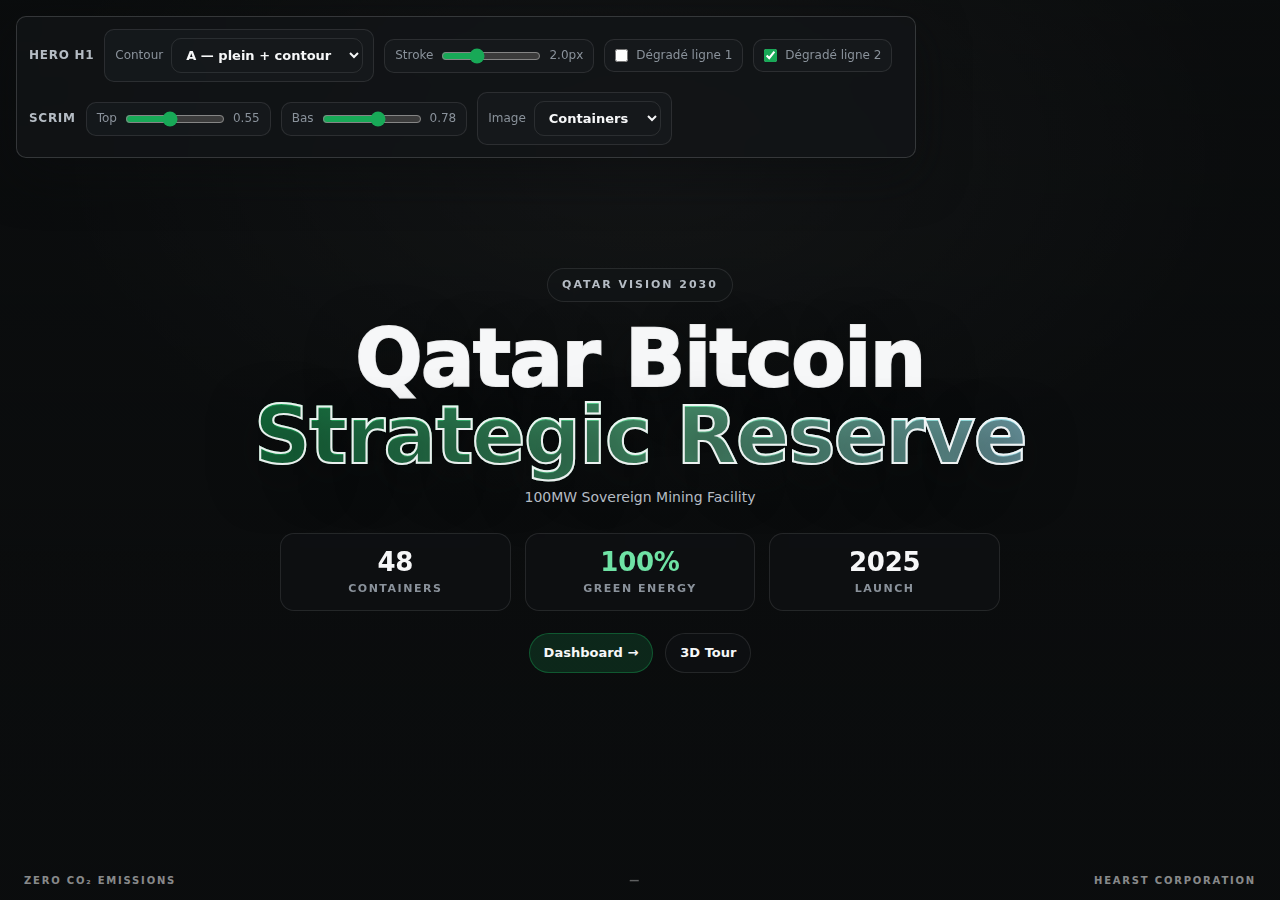
<file: preview-hero.html>
<!doctype html>
<html lang="fr">
<head>
  <meta charset="utf-8" />
  <meta name="viewport" content="width=device-width, initial-scale=1" />
  <title>Hero Preview — Design System IPO-Ready</title>
  <style>
    :root{
      /* === DESIGN TOKENS (dark-default) === */
      --ds-bg-canvas: #0B0D0E;
      --ds-bg-surface-1: #121518;
      --ds-bg-surface-2: #171B1F;

      --ds-text-primary: #F6F7F8;
      --ds-text-secondary: #B5BCC4;
      --ds-text-tertiary: #8A929B;

      --ds-border-subtle: rgba(246,247,248,.10);
      --ds-border-default: rgba(246,247,248,.16);

      --ds-green-500: #18A957;
      --ds-green-300: #6FE3A5;

      --ds-radius-2: 10px;
      --ds-radius-pill: 999px;

      --ds-shadow-1: 0 1px 0 rgba(11,13,14,0.35), 0 16px 48px rgba(11,13,14,0.55);

      --ds-font-sans: Inter, system-ui, -apple-system, Segoe UI, Roboto, Helvetica, Arial, sans-serif;
      --ds-font-mono: "IBM Plex Mono", ui-monospace, SFMono-Regular, Menlo, Monaco, Consolas, "Liberation Mono", "Courier New", monospace;

      /* Hero typography */
      --hero-size: clamp(44px, 6.2vw, 88px);
      --hero-line: 0.98;
      --hero-tracking: -0.02em;

      /* Outline controls (live adjustable) */
      --outline-w: 2px;
      --outline-color: rgba(246,247,248,0.95);
      --outline-shadow: rgba(11,13,14,0.55);

      /* Gradients */
      --grad-white-rose: linear-gradient(90deg, #F6F7F8 0%, #F6F7F8 35%, #C77C8D 100%);
      --grad-green-cyan: linear-gradient(90deg, #18A957 0%, #6FE3A5 55%, #A9F0FF 100%);

      /* Scrim (live adjustable) */
      --scrim-top: rgba(11,13,14,.55);
      --scrim-bot: rgba(11,13,14,.78);
    }

    *{ box-sizing:border-box; margin:0; padding:0; }
    html, body { height:100%; }
    body{
      font-family: var(--ds-font-sans);
      background: var(--ds-bg-canvas);
      color: var(--ds-text-primary);
      overflow-x: hidden;
    }

    /* Layout */
    .wrap{ min-height:100%; display:flex; flex-direction:column; }

    /* Toolbar interactive (fixed top) */
    .toolbar{
      position:fixed; inset:16px 16px auto 16px;
      z-index:100;
      display:grid;
      gap:10px;
      max-width:min(900px, calc(100vw - 32px));
      padding:12px;
      border: 1px solid var(--ds-border-default);
      background: rgba(18,21,24,.72);
      backdrop-filter: blur(10px);
      border-radius: var(--ds-radius-2);
      box-shadow: var(--ds-shadow-1);
    }
    .toolbar__row{ display:flex; flex-wrap:wrap; gap:10px; align-items:center; }
    .toolbar__label{
      font: 600 12px/1.2 var(--ds-font-sans);
      letter-spacing: .06em;
      text-transform: uppercase;
      color: var(--ds-text-secondary);
    }
    .ctrl{
      display:flex; align-items:center; gap:8px;
      padding:8px 10px;
      border:1px solid var(--ds-border-subtle);
      border-radius: 10px;
      background: rgba(23,27,31,.72);
    }
    .ctrl select, .ctrl input[type="range"], .ctrl input[type="checkbox"]{
      accent-color: var(--ds-green-500);
    }
    .ctrl select{
      background: transparent;
      color: var(--ds-text-primary);
      border: 1px solid var(--ds-border-subtle);
      border-radius: 10px;
      padding: 8px 10px;
      font: 600 13px/1 var(--ds-font-sans);
      cursor: pointer;
    }
    .ctrl input[type="range"]{
      width: 100px;
    }
    .hint{ color: var(--ds-text-tertiary); font: 500 12px/1.2 var(--ds-font-sans); }

    /* Hero section */
    .hero{
      position:relative;
      min-height: 100vh;
      display:grid;
      place-items:center;
      overflow:hidden;
    }
    .hero__bg{
      position:absolute; inset:0;
      background:
        radial-gradient(1000px 600px at 50% 18%, rgba(255,255,255,.08) 0%, rgba(255,255,255,0) 60%),
        linear-gradient(180deg, rgba(11,13,14,0.20) 0%, rgba(11,13,14,0.55) 45%, rgba(11,13,14,0.88) 100%),
        url("https://images.unsplash.com/photo-1542621334-a254cf47733d?auto=format&fit=crop&w=2400&q=75");
      background-size: cover;
      background-position: center;
      filter:saturate(.9) contrast(1.02);
      transform: scale(1.02);
      transition: background-image 360ms cubic-bezier(0.2,0,0,1);
    }
    .hero__scrim{
      position:absolute; inset:0;
      background: linear-gradient(180deg, var(--scrim-top) 0%, rgba(11,13,14,.55) 40%, var(--scrim-bot) 100%);
      transition: background 220ms cubic-bezier(0.2,0,0,1);
    }
    .hero__content{
      position:relative;
      width:min(1100px, calc(100vw - 48px));
      padding: 96px 0 56px 0;
      text-align:center;
    }

    /* Pill top */
    .pill{
      display:inline-flex;
      align-items:center;
      gap:10px;
      height: 34px;
      padding: 0 14px;
      border-radius: var(--ds-radius-pill);
      border: 1px solid var(--ds-border-subtle);
      background: rgba(18,21,24,.55);
      backdrop-filter: blur(10px);
      font: 600 11px/1 var(--ds-font-sans);
      letter-spacing: .18em;
      text-transform: uppercase;
      color: var(--ds-text-secondary);
    }

    /* Hero title system */
    .heroTitle{
      margin: 18px 0 10px 0;
      font: 800 var(--hero-size)/var(--hero-line) var(--ds-font-sans);
      letter-spacing: var(--hero-tracking);
    }
    .heroTitle__row{ display:block; }
    .heroSub{
      margin: 12px auto 24px auto;
      max-width: 62ch;
      color: var(--ds-text-secondary);
      font: 500 14px/1.55 var(--ds-font-sans);
    }

    /* === OUTLINE STYLE A: fill + stroke === */
    .outlineA{
      color: var(--ds-text-primary);
      -webkit-text-stroke: var(--outline-w) var(--outline-color);
      text-shadow:
        0 2px 0 rgba(11,13,14,.40),
        0 14px 50px rgba(11,13,14,.60);
      transition: -webkit-text-stroke 140ms, text-shadow 140ms;
    }

    /* === OUTLINE STYLE B: hollow (stroke only) === */
    .outlineB{
      color: transparent;
      -webkit-text-stroke: calc(var(--outline-w) * 1.25) var(--outline-color);
      text-shadow:
        0 1px 0 rgba(11,13,14,.35),
        0 10px 40px rgba(11,13,14,.60);
      transition: -webkit-text-stroke 140ms, text-shadow 140ms;
    }

    /* Gradient fill toggles (optional, hero only) */
    .gradClip{
      background-clip: text;
      -webkit-background-clip: text;
      -webkit-text-fill-color: transparent;
    }
    .gradWhiteRose{ background-image: var(--grad-white-rose); }
    .gradGreenCyan{ background-image: var(--grad-green-cyan); }

    /* Stats grid */
    .stats{
      margin: 24px auto 22px auto;
      display:grid;
      grid-template-columns: repeat(3, minmax(0, 1fr));
      gap: 14px;
      width:min(720px, 100%);
    }
    .stat{
      border:1px solid var(--ds-border-subtle);
      border-radius: 14px;
      background: rgba(18,21,24,.40);
      backdrop-filter: blur(8px);
      padding: 14px 14px;
      transition: background 140ms, border-color 140ms;
    }
    .stat:hover{
      background: rgba(18,21,24,.50);
      border-color: var(--ds-border-default);
    }
    .stat__v{
      font: 800 26px/1.1 var(--ds-font-sans);
      letter-spacing: -0.01em;
    }
    .stat__k{
      margin-top:6px;
      font: 700 11px/1.2 var(--ds-font-sans);
      letter-spacing: .14em;
      text-transform: uppercase;
      color: var(--ds-text-tertiary);
    }
    .stat__v.is-accent{ color: var(--ds-green-300); }

    /* CTAs */
    .ctaRow{ display:flex; gap:12px; justify-content:center; flex-wrap:wrap; margin-top: 10px; }
    .btn{
      height: 40px;
      padding: 0 14px;
      border-radius: var(--ds-radius-pill);
      border: 1px solid var(--ds-border-subtle);
      background: rgba(18,21,24,.40);
      color: var(--ds-text-primary);
      font: 700 13px/1 var(--ds-font-sans);
      cursor:pointer;
      transition: transform 140ms cubic-bezier(0.2,0,0,1), background 140ms, border-color 140ms;
    }
    .btn:hover{
      background: rgba(18,21,24,.55);
      border-color: var(--ds-border-default);
    }
    .btn:active{ transform: translateY(1px); }
    .btn--primary{
      background: rgba(24,169,87,.18);
      border-color: rgba(24,169,87,.38);
    }
    .btn--primary:hover{
      background: rgba(24,169,87,.24);
      border-color: rgba(24,169,87,.48);
    }

    /* Footer micro */
    .micro{
      position:absolute;
      inset:auto 0 14px 0;
      display:flex;
      justify-content:space-between;
      padding: 0 24px;
      color: rgba(246,247,248,.55);
      font: 700 10px/1 var(--ds-font-sans);
      letter-spacing:.18em;
      text-transform: uppercase;
      pointer-events:none;
    }
    .micro__center{ opacity:.65; }

    @media (max-width: 820px){
      .toolbar{ position:static; margin: 16px; }
      .hero__content{ padding-top: 34px; }
      .stats{ grid-template-columns: 1fr; }
      .micro{ display:none; }
    }
  </style>
</head>

<body>
  <div class="wrap">
    <!-- Toolbar interactive -->
    <div class="toolbar" role="region" aria-label="Contrôles de prévisualisation">
      <div class="toolbar__row">
        <div class="toolbar__label">Hero H1</div>

        <div class="ctrl">
          <span class="hint">Contour</span>
          <select id="outlineStyle" aria-label="Style contour">
            <option value="outlineA" selected>A — plein + contour</option>
            <option value="outlineB">B — creux + contour</option>
          </select>
        </div>

        <div class="ctrl">
          <span class="hint">Stroke</span>
          <input id="strokeW" type="range" min="1" max="4" step="0.5" value="2" />
          <span class="hint" id="strokeWVal">2.0px</span>
        </div>

        <div class="ctrl">
          <label class="hint" style="display:flex; align-items:center; gap:8px; cursor:pointer;">
            <input id="useGrad1" type="checkbox" />
            Dégradé ligne 1
          </label>
        </div>

        <div class="ctrl">
          <label class="hint" style="display:flex; align-items:center; gap:8px; cursor:pointer;">
            <input id="useGrad2" type="checkbox" checked />
            Dégradé ligne 2
          </label>
        </div>
      </div>

      <div class="toolbar__row">
        <div class="toolbar__label">Scrim</div>
        <div class="ctrl">
          <span class="hint">Top</span>
          <input id="scrimTop" type="range" min="0.35" max="0.80" step="0.01" value="0.55" />
          <span class="hint" id="scrimTopVal">0.55</span>
        </div>
        <div class="ctrl">
          <span class="hint">Bas</span>
          <input id="scrimBot" type="range" min="0.55" max="0.95" step="0.01" value="0.78" />
          <span class="hint" id="scrimBotVal">0.78</span>
        </div>
        <div class="ctrl">
          <span class="hint">Image</span>
          <select id="bgPreset" aria-label="Image background">
            <option value="containers" selected>Containers</option>
            <option value="datacenter">Datacenter</option>
            <option value="solid">Sans image</option>
          </select>
        </div>
      </div>
    </div>

    <!-- Hero preview -->
    <main class="hero">
      <div class="hero__bg" id="heroBg"></div>
      <div class="hero__scrim" id="heroScrim"></div>

      <div class="hero__content">
        <div style="display:flex; justify-content:center; margin-bottom:18px;">
          <div class="pill">Qatar Vision 2030</div>
        </div>

        <h1 class="heroTitle" aria-label="Titre principal">
          <span class="heroTitle__row">
            <span id="t1" class="outlineA">Qatar Bitcoin</span>
          </span>
          <span class="heroTitle__row">
            <span id="t2" class="outlineA gradClip gradGreenCyan">Strategic Reserve</span>
          </span>
        </h1>

        <div class="heroSub">
          100MW Sovereign Mining Facility
        </div>

        <section class="stats" aria-label="Statistiques clés">
          <div class="stat">
            <div class="stat__v">48</div>
            <div class="stat__k">Containers</div>
          </div>
          <div class="stat">
            <div class="stat__v is-accent">100%</div>
            <div class="stat__k">Green Energy</div>
          </div>
          <div class="stat">
            <div class="stat__v">2025</div>
            <div class="stat__k">Launch</div>
          </div>
        </section>

        <div class="ctaRow" aria-label="Actions">
          <button class="btn btn--primary">Dashboard →</button>
          <button class="btn">3D Tour</button>
        </div>
      </div>

      <div class="micro" aria-hidden="true">
        <div>Zero CO₂ Emissions</div>
        <div class="micro__center">—</div>
        <div>Hearst Corporation</div>
      </div>
    </main>
  </div>

  <script>
    const root = document.documentElement;

    // Controls
    const outlineStyle = document.getElementById('outlineStyle');
    const strokeW = document.getElementById('strokeW');
    const strokeWVal = document.getElementById('strokeWVal');

    const useGrad1 = document.getElementById('useGrad1');
    const useGrad2 = document.getElementById('useGrad2');

    const scrimTop = document.getElementById('scrimTop');
    const scrimBot = document.getElementById('scrimBot');
    const scrimTopVal = document.getElementById('scrimTopVal');
    const scrimBotVal = document.getElementById('scrimBotVal');

    const bgPreset = document.getElementById('bgPreset');
    const heroBg = document.getElementById('heroBg');

    const t1 = document.getElementById('t1');
    const t2 = document.getElementById('t2');

    // Apply outline class
    function applyOutlineClass(){
      const cls = outlineStyle.value;
      t1.classList.remove('outlineA','outlineB');
      t2.classList.remove('outlineA','outlineB');
      t1.classList.add(cls);
      t2.classList.add(cls);
    }

    // Apply stroke width
    function applyStroke(){
      const w = Number(strokeW.value).toFixed(1);
      root.style.setProperty('--outline-w', w + 'px');
      strokeWVal.textContent = w + 'px';
    }

    // Apply gradients
    function applyGradients(){
      // Ligne 1
      t1.classList.toggle('gradClip', useGrad1.checked);
      t1.classList.toggle('gradWhiteRose', useGrad1.checked);
      if(!useGrad1.checked){
        t1.classList.remove('gradWhiteRose');
      }

      // Ligne 2
      t2.classList.toggle('gradClip', useGrad2.checked);
      t2.classList.toggle('gradGreenCyan', useGrad2.checked);
      if(!useGrad2.checked){
        t2.classList.remove('gradGreenCyan');
      }
    }

    // Apply scrim
    function applyScrim(){
      const topA = Number(scrimTop.value).toFixed(2);
      const botA = Number(scrimBot.value).toFixed(2);
      root.style.setProperty('--scrim-top', `rgba(11,13,14,${topA})`);
      root.style.setProperty('--scrim-bot', `rgba(11,13,14,${botA})`);
      scrimTopVal.textContent = topA;
      scrimBotVal.textContent = botA;
    }

    // Apply background preset
    function applyBg(){
      const v = bgPreset.value;
      if(v === 'containers'){
        heroBg.style.backgroundImage =
          'radial-gradient(1000px 600px at 50% 18%, rgba(255,255,255,.08) 0%, rgba(255,255,255,0) 60%),' +
          'linear-gradient(180deg, rgba(11,13,14,0.20) 0%, rgba(11,13,14,0.55) 45%, rgba(11,13,14,0.88) 100%),' +
          'url("https://images.unsplash.com/photo-1542621334-a254cf47733d?auto=format&fit=crop&w=2400&q=75")';
      } else if(v === 'datacenter'){
        heroBg.style.backgroundImage =
          'radial-gradient(1000px 600px at 50% 18%, rgba(255,255,255,.08) 0%, rgba(255,255,255,0) 60%),' +
          'linear-gradient(180deg, rgba(11,13,14,0.20) 0%, rgba(11,13,14,0.55) 45%, rgba(11,13,14,0.88) 100%),' +
          'url("https://images.unsplash.com/photo-1551703599-6b3e8379aa8f?auto=format&fit=crop&w=2400&q=75")';
      } else {
        heroBg.style.backgroundImage =
          'radial-gradient(900px 520px at 50% 18%, rgba(255,255,255,.06) 0%, rgba(255,255,255,0) 60%),' +
          'linear-gradient(180deg, rgba(18,21,24,1) 0%, rgba(11,13,14,1) 100%)';
      }
      heroBg.style.backgroundSize = 'cover';
      heroBg.style.backgroundPosition = 'center';
    }

    // Init
    applyOutlineClass();
    applyStroke();
    applyGradients();
    applyScrim();
    applyBg();

    // Bind events
    outlineStyle.addEventListener('change', applyOutlineClass);
    strokeW.addEventListener('input', applyStroke);
    useGrad1.addEventListener('change', applyGradients);
    useGrad2.addEventListener('change', applyGradients);
    scrimTop.addEventListener('input', applyScrim);
    scrimBot.addEventListener('input', applyScrim);
    bgPreset.addEventListener('change', applyBg);
  </script>
</body>
</html>
</file>
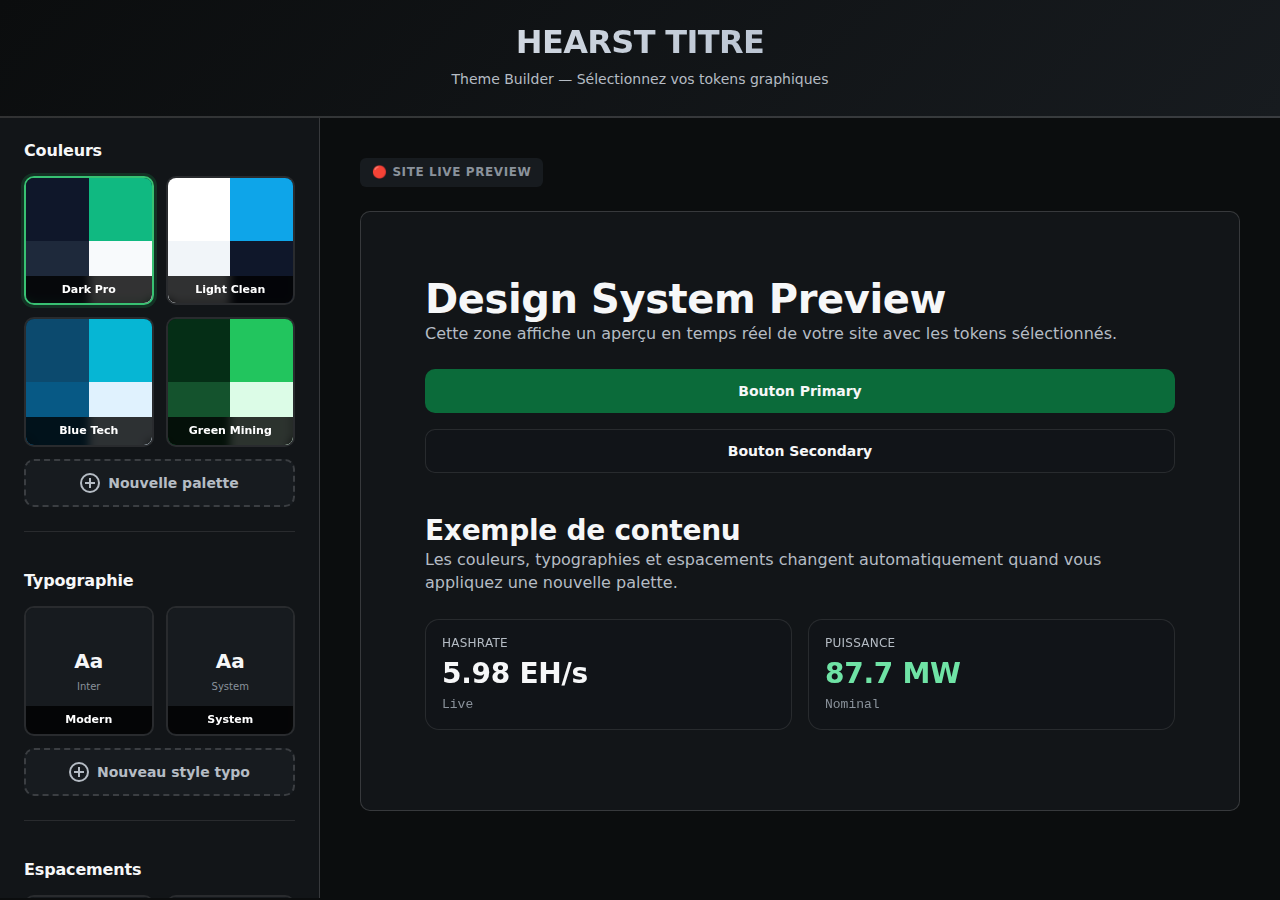
<file: theme-builder.html>
<!doctype html>
<html lang="fr">
<head>
  <meta charset="utf-8" />
  <meta name="viewport" content="width=device-width, initial-scale=1" />
  <title>Hearst Theme Builder — Design System</title>
  <link rel="stylesheet" href="ds.css" />
  <style>
    * { box-sizing: border-box; }
    body { 
      margin: 0; 
      padding: 0;
      font-family: var(--ds-font-sans);
    }

    /* Layout principal */
    .theme-builder {
      display: grid;
      grid-template-columns: 320px 1fr;
      min-height: 100vh;
    }

    /* Header titre */
    .builder-header {
      grid-column: 1 / -1;
      background: linear-gradient(135deg, #0B0D0E 0%, #171B1F 100%);
      border-bottom: 2px solid var(--ds-border-default);
      padding: var(--ds-space-6) var(--ds-space-8);
      text-align: center;
    }
    .builder-header h1 {
      margin: 0;
      font-size: 32px;
      font-weight: 700;
      letter-spacing: -0.02em;
      background: linear-gradient(135deg, #f8fafc 0%, #94a3b8 100%);
      -webkit-background-clip: text;
      -webkit-text-fill-color: transparent;
      background-clip: text;
    }
    .builder-header p {
      margin: 8px 0 0 0;
      color: var(--ds-text-secondary);
      font-size: 14px;
    }

    /* Sidebar de sélection */
    .selector-sidebar {
      background: var(--ds-bg-surface-1);
      border-right: 1px solid var(--ds-border-default);
      padding: var(--ds-space-6);
      overflow-y: auto;
      height: calc(100vh - 120px);
    }

    /* Section de tokens */
    .token-section {
      margin-bottom: var(--ds-space-8);
      padding-bottom: var(--ds-space-6);
      border-bottom: 1px solid var(--ds-border-subtle);
    }
    .token-section:last-child {
      border-bottom: none;
    }
    .token-section__header {
      display: flex;
      justify-content: space-between;
      align-items: center;
      margin-bottom: var(--ds-space-4);
    }
    .token-section__title {
      font-size: 16px;
      font-weight: 600;
      margin: 0;
      color: var(--ds-text-primary);
    }

    /* Grille de palettes */
    .palette-grid {
      display: grid;
      grid-template-columns: repeat(2, 1fr);
      gap: 12px;
      margin-bottom: 12px;
    }

    /* Carte palette (miniature) */
    .palette-card {
      aspect-ratio: 1;
      border: 2px solid var(--ds-border-subtle);
      border-radius: var(--ds-radius-3);
      cursor: pointer;
      overflow: hidden;
      transition: all var(--ds-dur-fast);
      position: relative;
    }
    .palette-card:hover {
      transform: translateY(-2px);
      border-color: var(--ds-green-400);
      box-shadow: 0 8px 24px rgba(24,169,87,0.2);
    }
    .palette-card.is-active {
      border-color: var(--ds-green-400);
      box-shadow: 0 0 0 3px rgba(24,169,87,0.2);
    }
    .palette-card__colors {
      display: grid;
      grid-template-columns: repeat(2, 1fr);
      grid-template-rows: repeat(2, 1fr);
      height: 100%;
      width: 100%;
    }
    .palette-card__color {
      width: 100%;
      height: 100%;
    }
    .palette-card__name {
      position: absolute;
      bottom: 0;
      left: 0;
      right: 0;
      background: rgba(0,0,0,0.8);
      backdrop-filter: blur(4px);
      padding: 6px 8px;
      font-size: 11px;
      font-weight: 600;
      text-align: center;
      color: white;
    }

    /* Bouton ajouter */
    .add-button {
      width: 100%;
      padding: 12px;
      background: var(--ds-bg-surface-2);
      border: 2px dashed var(--ds-border-default);
      border-radius: var(--ds-radius-3);
      color: var(--ds-text-secondary);
      font-size: 14px;
      font-weight: 600;
      cursor: pointer;
      transition: all var(--ds-dur-fast);
      display: flex;
      align-items: center;
      justify-content: center;
      gap: 8px;
    }
    .add-button:hover {
      background: var(--ds-bg-surface-3);
      border-color: var(--ds-green-400);
      color: var(--ds-green-400);
    }
    .add-icon {
      width: 20px;
      height: 20px;
      border: 2px solid currentColor;
      border-radius: 50%;
      position: relative;
      display: flex;
      align-items: center;
      justify-content: center;
    }
    .add-icon::before,
    .add-icon::after {
      content: '';
      position: absolute;
      background: currentColor;
    }
    .add-icon::before {
      width: 10px;
      height: 2px;
    }
    .add-icon::after {
      width: 2px;
      height: 10px;
    }

    /* Zone de preview */
    .preview-zone {
      background: var(--ds-bg-canvas);
      padding: var(--ds-space-8);
      overflow-y: auto;
      height: calc(100vh - 120px);
    }
    .preview-label {
      display: inline-block;
      padding: 6px 12px;
      background: var(--ds-bg-surface-2);
      border-radius: 6px;
      font-size: 12px;
      font-weight: 700;
      letter-spacing: 0.05em;
      color: var(--ds-text-tertiary);
      margin-bottom: var(--ds-space-6);
      text-transform: uppercase;
    }
    .preview-content {
      background: var(--preview-bg, var(--ds-bg-surface-1));
      border: 1px solid var(--ds-border-default);
      border-radius: var(--ds-radius-3);
      padding: var(--ds-space-10);
      min-height: 600px;
    }

    /* Modal popup */
    .modal-overlay {
      display: none;
      position: fixed;
      top: 0;
      left: 0;
      right: 0;
      bottom: 0;
      background: rgba(0,0,0,0.8);
      backdrop-filter: blur(4px);
      z-index: 1000;
      align-items: center;
      justify-content: center;
      padding: 20px;
    }
    .modal-overlay.is-visible {
      display: flex;
    }
    .modal {
      background: var(--ds-bg-surface-1);
      border: 1px solid var(--ds-border-default);
      border-radius: var(--ds-radius-3);
      max-width: 600px;
      width: 100%;
      max-height: 90vh;
      overflow-y: auto;
      box-shadow: 0 20px 60px rgba(0,0,0,0.6);
    }
    .modal__header {
      padding: var(--ds-space-6);
      border-bottom: 1px solid var(--ds-border-subtle);
      display: flex;
      justify-content: space-between;
      align-items: center;
    }
    .modal__title {
      font-size: 20px;
      font-weight: 700;
      margin: 0;
    }
    .modal__close {
      background: none;
      border: none;
      color: var(--ds-text-secondary);
      font-size: 24px;
      cursor: pointer;
      padding: 4px 8px;
      line-height: 1;
      transition: color var(--ds-dur-fast);
    }
    .modal__close:hover {
      color: var(--ds-text-primary);
    }
    .modal__body {
      padding: var(--ds-space-6);
    }
    .modal__footer {
      padding: var(--ds-space-6);
      border-top: 1px solid var(--ds-border-subtle);
      display: flex;
      gap: 12px;
      justify-content: flex-end;
    }

    /* Token display */
    .token-group {
      margin-bottom: var(--ds-space-6);
    }
    .token-group__title {
      font-size: 14px;
      font-weight: 600;
      color: var(--ds-text-tertiary);
      text-transform: uppercase;
      letter-spacing: 0.05em;
      margin-bottom: var(--ds-space-3);
    }
    .token-item {
      display: flex;
      justify-content: space-between;
      align-items: center;
      padding: 10px 12px;
      background: var(--ds-bg-surface-2);
      border-radius: var(--ds-radius-2);
      margin-bottom: 6px;
      transition: all var(--ds-dur-fast);
    }
    .token-item:hover {
      background: var(--ds-bg-surface-3);
    }
    .token-item__name {
      font-size: 13px;
      font-weight: 500;
      color: var(--ds-text-secondary);
    }
    .token-item__value {
      font-family: var(--ds-font-mono);
      font-size: 12px;
      color: var(--ds-text-primary);
      display: flex;
      align-items: center;
      gap: 8px;
    }
    .token-item__swatch {
      width: 20px;
      height: 20px;
      border-radius: 4px;
      border: 1px solid var(--ds-border-default);
    }

    /* Gradient preview */
    .gradient-preview {
      width: 100%;
      height: 80px;
      border-radius: var(--ds-radius-2);
      margin-bottom: var(--ds-space-4);
      border: 1px solid var(--ds-border-default);
    }

    /* Responsive */
    @media (max-width: 768px) {
      .theme-builder {
        grid-template-columns: 1fr;
      }
      .selector-sidebar {
        height: auto;
        max-height: 400px;
      }
      .preview-zone {
        height: auto;
        min-height: 400px;
      }
    }
  </style>
</head>

<body>
  <!-- Header -->
  <div class="theme-builder">
    <div class="builder-header">
      <h1>HEARST TITRE</h1>
      <p>Theme Builder — Sélectionnez vos tokens graphiques</p>
    </div>

    <!-- Sidebar de sélection -->
    <aside class="selector-sidebar">
      <!-- Section Couleurs -->
      <section class="token-section">
        <div class="token-section__header">
          <h2 class="token-section__title">Couleurs</h2>
        </div>
        
        <div class="palette-grid" id="colorPalettes">
          <!-- Palette 1: Dark Pro -->
          <div class="palette-card is-active" data-palette="dark-pro" onclick="openPaletteModal('dark-pro')">
            <div class="palette-card__colors">
              <div class="palette-card__color" style="background: #0f172a;"></div>
              <div class="palette-card__color" style="background: #10b981;"></div>
              <div class="palette-card__color" style="background: #1e293b;"></div>
              <div class="palette-card__color" style="background: #f8fafc;"></div>
            </div>
            <div class="palette-card__name">Dark Pro</div>
          </div>

          <!-- Palette 2: Light Clean -->
          <div class="palette-card" data-palette="light-clean" onclick="openPaletteModal('light-clean')">
            <div class="palette-card__colors">
              <div class="palette-card__color" style="background: #ffffff;"></div>
              <div class="palette-card__color" style="background: #0ea5e9;"></div>
              <div class="palette-card__color" style="background: #f1f5f9;"></div>
              <div class="palette-card__color" style="background: #0f172a;"></div>
            </div>
            <div class="palette-card__name">Light Clean</div>
          </div>

          <!-- Palette 3: Blue Tech -->
          <div class="palette-card" data-palette="blue-tech" onclick="openPaletteModal('blue-tech')">
            <div class="palette-card__colors">
              <div class="palette-card__color" style="background: #0c4a6e;"></div>
              <div class="palette-card__color" style="background: #06b6d4;"></div>
              <div class="palette-card__color" style="background: #075985;"></div>
              <div class="palette-card__color" style="background: #e0f2fe;"></div>
            </div>
            <div class="palette-card__name">Blue Tech</div>
          </div>

          <!-- Palette 4: Green Mining -->
          <div class="palette-card" data-palette="green-mining" onclick="openPaletteModal('green-mining')">
            <div class="palette-card__colors">
              <div class="palette-card__color" style="background: #052e16;"></div>
              <div class="palette-card__color" style="background: #22c55e;"></div>
              <div class="palette-card__color" style="background: #14532d;"></div>
              <div class="palette-card__color" style="background: #dcfce7;"></div>
            </div>
            <div class="palette-card__name">Green Mining</div>
          </div>
        </div>

        <button class="add-button" onclick="alert('Fonctionnalité à venir : Créer une nouvelle palette')">
          <span class="add-icon"></span>
          Nouvelle palette
        </button>
      </section>

      <!-- Section Typographie -->
      <section class="token-section">
        <div class="token-section__header">
          <h2 class="token-section__title">Typographie</h2>
        </div>
        
        <div class="palette-grid">
          <div class="palette-card" onclick="alert('Typo: Inter + IBM Plex')">
            <div style="display:flex; flex-direction:column; justify-content:center; align-items:center; height:100%; background: var(--ds-bg-surface-2); padding:8px;">
              <div style="font-size:20px; font-weight:700; color: var(--ds-text-primary);">Aa</div>
              <div style="font-size:10px; color: var(--ds-text-tertiary); margin-top:4px;">Inter</div>
            </div>
            <div class="palette-card__name">Modern</div>
          </div>

          <div class="palette-card" onclick="alert('Typo: System UI')">
            <div style="display:flex; flex-direction:column; justify-content:center; align-items:center; height:100%; background: var(--ds-bg-surface-2); padding:8px;">
              <div style="font-size:20px; font-weight:700; color: var(--ds-text-primary); font-family: system-ui;">Aa</div>
              <div style="font-size:10px; color: var(--ds-text-tertiary); margin-top:4px;">System</div>
            </div>
            <div class="palette-card__name">System</div>
          </div>
        </div>

        <button class="add-button">
          <span class="add-icon"></span>
          Nouveau style typo
        </button>
      </section>

      <!-- Section Espacements -->
      <section class="token-section">
        <div class="token-section__header">
          <h2 class="token-section__title">Espacements</h2>
        </div>
        
        <div class="palette-grid">
          <div class="palette-card" onclick="alert('Espacements: Compact')">
            <div style="display:flex; flex-direction:column; gap:3px; justify-content:center; align-items:center; height:100%; background: var(--ds-bg-surface-2); padding:12px;">
              <div style="width:60%; height:8px; background: var(--ds-green-400); border-radius:2px;"></div>
              <div style="width:80%; height:8px; background: var(--ds-green-400); border-radius:2px;"></div>
              <div style="width:70%; height:8px; background: var(--ds-green-400); border-radius:2px;"></div>
            </div>
            <div class="palette-card__name">Compact</div>
          </div>

          <div class="palette-card" onclick="alert('Espacements: Confortable')">
            <div style="display:flex; flex-direction:column; gap:8px; justify-content:center; align-items:center; height:100%; background: var(--ds-bg-surface-2); padding:12px;">
              <div style="width:60%; height:8px; background: var(--ds-green-400); border-radius:2px;"></div>
              <div style="width:80%; height:8px; background: var(--ds-green-400); border-radius:2px;"></div>
              <div style="width:70%; height:8px; background: var(--ds-green-400); border-radius:2px;"></div>
            </div>
            <div class="palette-card__name">Confortable</div>
          </div>
        </div>

        <button class="add-button">
          <span class="add-icon"></span>
          Nouveau système
        </button>
      </section>
    </aside>

    <!-- Zone de preview -->
    <main class="preview-zone">
      <span class="preview-label">🔴 Site Live Preview</span>
      
      <div class="preview-content" id="previewContent">
        <h1>Design System Preview</h1>
        <p style="color: var(--ds-text-secondary); margin-bottom: var(--ds-space-6);">
          Cette zone affiche un aperçu en temps réel de votre site avec les tokens sélectionnés.
        </p>

        <div style="display: grid; gap: 16px; margin-bottom: var(--ds-space-8);">
          <button class="ds-btn ds-btn--primary">Bouton Primary</button>
          <button class="ds-btn ds-btn--secondary">Bouton Secondary</button>
        </div>

        <div class="demo" style="margin-top: var(--ds-space-8);">
          <h3 style="margin-top: 0;">Exemple de contenu</h3>
          <p style="color: var(--ds-text-secondary);">
            Les couleurs, typographies et espacements changent automatiquement quand vous appliquez une nouvelle palette.
          </p>
          
          <div style="display: grid; grid-template-columns: repeat(auto-fit, minmax(150px, 1fr)); gap: 16px; margin-top: var(--ds-space-6);">
            <div class="ds-kpi">
              <div class="ds-kpi__label">Hashrate</div>
              <div class="ds-kpi__value">5.98 EH/s</div>
              <div class="ds-kpi__meta">Live</div>
            </div>
            <div class="ds-kpi">
              <div class="ds-kpi__label">Puissance</div>
              <div class="ds-kpi__value ds-kpi__value--accent">87.7 MW</div>
              <div class="ds-kpi__meta">Nominal</div>
            </div>
          </div>
        </div>
      </div>
    </main>
  </div>

  <!-- Modal Popup pour palette détaillée -->
  <div class="modal-overlay" id="paletteModal">
    <div class="modal">
      <div class="modal__header">
        <h2 class="modal__title" id="modalTitle">Palette Dark Pro</h2>
        <button class="modal__close" onclick="closePaletteModal()">×</button>
      </div>
      
      <div class="modal__body" id="modalBody">
        <!-- Le contenu sera injecté dynamiquement -->
      </div>
      
      <div class="modal__footer">
        <button class="ds-btn ds-btn--secondary" onclick="closePaletteModal()">Retour</button>
        <button class="ds-btn ds-btn--primary" onclick="applyPalette()">Appliquer</button>
      </div>
    </div>
  </div>

  <script>
    // Définition des palettes
    const palettes = {
      'dark-pro': {
        name: 'Dark Pro',
        gradient: 'radial-gradient(ellipse at top, #1e293b 0%, #0f172a 50%, #020617 100%)',
        background: {
          bgPrimary: '#0f172a',
          bgSecondary: '#1e293b',
          bgTertiary: '#334155',
          bgCard: 'rgba(30, 41, 59, 0.5)',
          bgCardHover: 'rgba(30, 41, 59, 0.7)'
        },
        text: {
          textPrimary: '#f8fafc',
          textSecondary: '#e2e8f0',
          textTertiary: '#cbd5e1',
          textMuted: '#94a3b8'
        },
        accents: {
          accentPrimary: '#10b981',
          accentSecondary: '#14b8a6',
          accentTertiary: '#06b6d4'
        }
      },
      'light-clean': {
        name: 'Light Clean',
        gradient: 'radial-gradient(ellipse at top, #f8fafc 0%, #e2e8f0 50%, #cbd5e1 100%)',
        background: {
          bgPrimary: '#ffffff',
          bgSecondary: '#f1f5f9',
          bgTertiary: '#e2e8f0',
          bgCard: 'rgba(241, 245, 249, 0.8)',
          bgCardHover: 'rgba(226, 232, 240, 0.9)'
        },
        text: {
          textPrimary: '#0f172a',
          textSecondary: '#334155',
          textTertiary: '#64748b',
          textMuted: '#94a3b8'
        },
        accents: {
          accentPrimary: '#0ea5e9',
          accentSecondary: '#3b82f6',
          accentTertiary: '#8b5cf6'
        }
      },
      'blue-tech': {
        name: 'Blue Tech',
        gradient: 'radial-gradient(ellipse at top, #075985 0%, #0c4a6e 50%, #082f49 100%)',
        background: {
          bgPrimary: '#0c4a6e',
          bgSecondary: '#075985',
          bgTertiary: '#0369a1',
          bgCard: 'rgba(7, 89, 133, 0.5)',
          bgCardHover: 'rgba(7, 89, 133, 0.7)'
        },
        text: {
          textPrimary: '#e0f2fe',
          textSecondary: '#bae6fd',
          textTertiary: '#7dd3fc',
          textMuted: '#38bdf8'
        },
        accents: {
          accentPrimary: '#06b6d4',
          accentSecondary: '#0ea5e9',
          accentTertiary: '#3b82f6'
        }
      },
      'green-mining': {
        name: 'Green Mining',
        gradient: 'radial-gradient(ellipse at top, #14532d 0%, #052e16 50%, #022c22 100%)',
        background: {
          bgPrimary: '#052e16',
          bgSecondary: '#14532d',
          bgTertiary: '#166534',
          bgCard: 'rgba(20, 83, 45, 0.5)',
          bgCardHover: 'rgba(20, 83, 45, 0.7)'
        },
        text: {
          textPrimary: '#dcfce7',
          textSecondary: '#bbf7d0',
          textTertiary: '#86efac',
          textMuted: '#4ade80'
        },
        accents: {
          accentPrimary: '#22c55e',
          accentSecondary: '#10b981',
          accentTertiary: '#14b8a6'
        }
      }
    };

    let currentPalette = 'dark-pro';

    function openPaletteModal(paletteId) {
      currentPalette = paletteId;
      const palette = palettes[paletteId];
      
      document.getElementById('modalTitle').textContent = `Palette ${palette.name}`;
      
      const modalBody = document.getElementById('modalBody');
      modalBody.innerHTML = `
        <div class="token-group">
          <h3 class="token-group__title">Dégradé de fond</h3>
          <div class="gradient-preview" style="background: ${palette.gradient};"></div>
          <div class="token-item">
            <span class="token-item__name">CSS</span>
            <span class="token-item__value">${palette.gradient}</span>
          </div>
        </div>

        <div class="token-group">
          <h3 class="token-group__title">Background</h3>
          ${Object.entries(palette.background).map(([key, value]) => `
            <div class="token-item">
              <span class="token-item__name">${key}</span>
              <span class="token-item__value">
                <span class="token-item__swatch" style="background: ${value};"></span>
                ${value}
              </span>
            </div>
          `).join('')}
        </div>

        <div class="token-group">
          <h3 class="token-group__title">Text</h3>
          ${Object.entries(palette.text).map(([key, value]) => `
            <div class="token-item">
              <span class="token-item__name">${key}</span>
              <span class="token-item__value">
                <span class="token-item__swatch" style="background: ${value};"></span>
                ${value}
              </span>
            </div>
          `).join('')}
        </div>

        <div class="token-group">
          <h3 class="token-group__title">Accents</h3>
          ${Object.entries(palette.accents).map(([key, value]) => `
            <div class="token-item">
              <span class="token-item__name">${key}</span>
              <span class="token-item__value">
                <span class="token-item__swatch" style="background: ${value};"></span>
                ${value}
              </span>
            </div>
          `).join('')}
        </div>
      `;
      
      document.getElementById('paletteModal').classList.add('is-visible');
    }

    function closePaletteModal() {
      document.getElementById('paletteModal').classList.remove('is-visible');
    }

    function applyPalette() {
      const palette = palettes[currentPalette];
      const root = document.documentElement;
      
      // Appliquer les variables CSS
      root.style.setProperty('--preview-bg', palette.gradient);
      root.style.setProperty('--ds-bg-canvas', palette.background.bgPrimary);
      root.style.setProperty('--ds-bg-surface-1', palette.background.bgSecondary);
      root.style.setProperty('--ds-bg-surface-2', palette.background.bgTertiary);
      root.style.setProperty('--ds-text-primary', palette.text.textPrimary);
      root.style.setProperty('--ds-text-secondary', palette.text.textSecondary);
      root.style.setProperty('--ds-text-tertiary', palette.text.textTertiary);
      root.style.setProperty('--ds-green-400', palette.accents.accentPrimary);
      
      // Mettre à jour l'état actif
      document.querySelectorAll('.palette-card').forEach(card => {
        card.classList.remove('is-active');
      });
      document.querySelector(`[data-palette="${currentPalette}"]`).classList.add('is-active');
      
      // Animation de confirmation
      const previewContent = document.getElementById('previewContent');
      previewContent.style.transition = 'all 0.5s ease';
      previewContent.style.transform = 'scale(0.98)';
      setTimeout(() => {
        previewContent.style.transform = 'scale(1)';
      }, 100);
      
      closePaletteModal();
      
      // Notification
      alert(`✅ Palette "${palette.name}" appliquée avec succès !`);
    }

    // Fermer modal avec Escape
    document.addEventListener('keydown', (e) => {
      if (e.key === 'Escape') {
        closePaletteModal();
      }
    });

    // Fermer modal en cliquant sur l'overlay
    document.getElementById('paletteModal').addEventListener('click', (e) => {
      if (e.target.id === 'paletteModal') {
        closePaletteModal();
      }
    });
  </script>
</body>
</html>
</file>
<file: ds.css>
/**
 * DESIGN SYSTEM IPO-READY
 * Version: 1.0.0
 * Theme: Dark-first (Bitcoin Mining Corporation)
 * Tokens: design-tokens.json
 */

/* ========================================
   ROOT VARIABLES (Dark theme default)
   ======================================== */

:root {
  /* === Surfaces === */
  --ds-bg-canvas: #0B0D0E;
  --ds-bg-surface-1: #121518;
  --ds-bg-surface-2: #171B1F;
  --ds-bg-surface-3: #1F2429;

  /* === Text === */
  --ds-text-primary: #F6F7F8;
  --ds-text-secondary: #B5BCC4;
  --ds-text-tertiary: #8A929B;
  --ds-text-disabled: #6B727A;

  /* === Borders === */
  --ds-border-subtle: rgba(246,247,248,0.10);
  --ds-border-default: rgba(246,247,248,0.16);
  --ds-border-strong: rgba(246,247,248,0.24);

  /* === Green (accent) === */
  --ds-green-900: #044021;
  --ds-green-800: #05512A;
  --ds-green-700: #0B6B3A;
  --ds-green-600: #0F8447;
  --ds-green-500: #18A957;
  --ds-green-400: #38C172;
  --ds-green-300: #6FE3A5;

  /* === Status === */
  --ds-amber-700: #8A5A00;
  --ds-amber-500: #C78400;
  --ds-red-600: #B42828;
  --ds-red-400: #E15B5B;

  /* === Actions === */
  --ds-action-primary-bg: var(--ds-green-700);
  --ds-action-primary-bg-hover: var(--ds-green-600);
  --ds-action-primary-bg-active: var(--ds-green-800);
  --ds-action-primary-fg: var(--ds-text-primary);

  --ds-action-secondary-bg: rgba(18,21,24,0.40);
  --ds-action-secondary-bg-hover: rgba(18,21,24,0.55);
  --ds-action-secondary-border: var(--ds-border-subtle);

  --ds-action-disabled-bg: var(--ds-bg-surface-3);
  --ds-action-disabled-fg: var(--ds-text-disabled);

  --ds-focus-ring: var(--ds-green-400);

  /* === Typography === */
  --ds-font-sans: Inter, system-ui, -apple-system, Segoe UI, Roboto, Helvetica, Arial, sans-serif;
  --ds-font-mono: "IBM Plex Mono", ui-monospace, SFMono-Regular, Menlo, Monaco, Consolas, "Liberation Mono", "Courier New", monospace;

  /* === Spacing === */
  --ds-space-0: 0;
  --ds-space-1: 4px;
  --ds-space-2: 8px;
  --ds-space-3: 12px;
  --ds-space-4: 16px;
  --ds-space-5: 20px;
  --ds-space-6: 24px;
  --ds-space-7: 32px;
  --ds-space-8: 40px;
  --ds-space-9: 48px;
  --ds-space-10: 64px;

  /* === Radius === */
  --ds-radius-0: 0;
  --ds-radius-1: 4px;
  --ds-radius-2: 6px;
  --ds-radius-3: 10px;
  --ds-radius-4: 14px;
  --ds-radius-pill: 999px;

  /* === Elevation === */
  --ds-elevation-0: none;
  --ds-elevation-1: 0 1px 0 rgba(11,13,14,0.35), 0 16px 48px rgba(11,13,14,0.55);
  --ds-elevation-2: 0 1px 0 rgba(11,13,14,0.45), 0 24px 64px rgba(11,13,14,0.65);

  /* === Motion === */
  --ds-dur-fast: 140ms;
  --ds-dur-base: 220ms;
  --ds-dur-slow: 360ms;
  --ds-dur-panel: 480ms;

  --ds-ease-standard: cubic-bezier(0.2, 0.0, 0.0, 1.0);
  --ds-ease-emphasized: cubic-bezier(0.2, 0.0, 0.0, 1.2);

  /* === Hero === */
  --hero-size: clamp(44px, 6.2vw, 88px);
  --hero-line: 0.98;
  --hero-tracking: -0.02em;

  --hero-outline-w: 2px;
  --hero-outline-color: rgba(246,247,248,0.95);

  --hero-grad-white-rose: linear-gradient(90deg, #F6F7F8 0%, #F6F7F8 35%, #C77C8D 100%);
  --hero-grad-green-cyan: linear-gradient(90deg, #18A957 0%, #6FE3A5 55%, #A9F0FF 100%);

  /* === Grid === */
  --ds-grid-cols-mobile: 4;
  --ds-grid-cols-tablet: 8;
  --ds-grid-cols-desktop: 12;

  --ds-gutter-mobile: 16px;
  --ds-gutter-tablet: 20px;
  --ds-gutter-desktop: 24px;

  --ds-margin-mobile: 16px;
  --ds-margin-tablet: 24px;
  --ds-margin-desktop: 32px;

  --ds-container-max: 1200px;
}


/* ========================================
   RESET & BASE
   ======================================== */

*, *::before, *::after {
  box-sizing: border-box;
  margin: 0;
  padding: 0;
}

html {
  -webkit-font-smoothing: antialiased;
  -moz-osx-font-smoothing: grayscale;
  text-rendering: optimizeLegibility;
}

body {
  font-family: var(--ds-font-sans);
  background: var(--ds-bg-canvas);
  color: var(--ds-text-primary);
  font-size: 16px;
  line-height: 1.45;
  letter-spacing: 0;
}

a {
  color: var(--ds-green-500);
  text-decoration: none;
  transition: color var(--ds-dur-fast) var(--ds-ease-standard);
}
a:hover {
  color: var(--ds-green-400);
  text-decoration: underline;
}

button {
  font-family: inherit;
  border: none;
  background: none;
  cursor: pointer;
}

img, video {
  max-width: 100%;
  display: block;
}


/* ========================================
   TYPOGRAPHY
   ======================================== */

h1, h2, h3, h4, h5, h6 {
  font-weight: 700;
  line-height: 1.15;
  letter-spacing: -0.01em;
}

h1 { font-size: 40px; }
h2 { font-size: 32px; }
h3 { font-size: 28px; font-weight: 600; line-height: 1.25; }
h4 { font-size: 24px; font-weight: 600; line-height: 1.25; letter-spacing: 0; }
h5 { font-size: 20px; font-weight: 600; line-height: 1.25; letter-spacing: 0; }
h6 { font-size: 16px; font-weight: 600; line-height: 1.25; letter-spacing: 0.02em; }

p {
  margin-bottom: var(--ds-space-4);
}

.ds-body-small {
  font-size: 14px;
  line-height: 1.45;
}

.ds-ui {
  font-size: 14px;
  font-weight: 500;
  line-height: 1.25;
}

.ds-data {
  font-family: var(--ds-font-mono);
  font-size: 13px;
  line-height: 1.25;
  font-variant-numeric: tabular-nums;
}

.ds-data-strong {
  font-family: var(--ds-font-mono);
  font-size: 13px;
  font-weight: 600;
  line-height: 1.25;
  font-variant-numeric: tabular-nums;
}

.ds-label {
  font-size: 12px;
  font-weight: 600;
  line-height: 1.2;
  letter-spacing: 0.06em;
  text-transform: uppercase;
}

.ds-label-small {
  font-size: 11px;
  font-weight: 700;
  line-height: 1.2;
  letter-spacing: 0.14em;
  text-transform: uppercase;
}

.ds-micro {
  font-size: 10px;
  font-weight: 700;
  line-height: 1;
  letter-spacing: 0.18em;
  text-transform: uppercase;
}


/* ========================================
   GRID SYSTEM
   ======================================== */

.ds-container {
  width: 100%;
  max-width: var(--ds-container-max);
  margin: 0 auto;
  padding: 0 var(--ds-margin-desktop);
}

.ds-grid {
  display: grid;
  grid-template-columns: repeat(var(--ds-grid-cols-desktop), 1fr);
  gap: var(--ds-gutter-desktop);
}

@media (max-width: 1200px) {
  .ds-container { padding: 0 var(--ds-margin-tablet); }
  .ds-grid {
    grid-template-columns: repeat(var(--ds-grid-cols-tablet), 1fr);
    gap: var(--ds-gutter-tablet);
  }
}

@media (max-width: 768px) {
  .ds-container { padding: 0 var(--ds-margin-mobile); }
  .ds-grid {
    grid-template-columns: repeat(var(--ds-grid-cols-mobile), 1fr);
    gap: var(--ds-gutter-mobile);
  }
}

/* Dashboard grid (tighter) */
.ds-dashboard {
  display: grid;
  grid-template-columns: repeat(12, 1fr);
  gap: 16px;
}

/* Report layout */
.ds-report {
  display: grid;
  grid-template-columns: 5fr 7fr;
  gap: var(--ds-space-6);
}

/* Slide layout (16:9) */
.ds-slide {
  width: 100%;
  aspect-ratio: 16 / 9;
  padding: 6%;
  box-sizing: border-box;
}


/* ========================================
   BUTTONS
   ======================================== */

.ds-btn {
  display: inline-flex;
  align-items: center;
  justify-content: center;
  gap: var(--ds-space-2);
  height: 44px;
  padding: 0 var(--ds-space-4);
  border-radius: var(--ds-radius-3);
  border: 1px solid transparent;
  font-size: 14px;
  font-weight: 600;
  line-height: 1;
  letter-spacing: 0;
  cursor: pointer;
  transition:
    background var(--ds-dur-fast) var(--ds-ease-standard),
    border-color var(--ds-dur-fast) var(--ds-ease-standard),
    transform var(--ds-dur-fast) var(--ds-ease-standard);
}

.ds-btn:focus-visible {
  outline: 3px solid color-mix(in srgb, var(--ds-focus-ring) 65%, transparent);
  outline-offset: 2px;
}

.ds-btn--primary {
  background: var(--ds-action-primary-bg);
  color: var(--ds-action-primary-fg);
}
.ds-btn--primary:hover {
  background: var(--ds-action-primary-bg-hover);
}
.ds-btn--primary:active {
  background: var(--ds-action-primary-bg-active);
  transform: translateY(1px);
}

.ds-btn--secondary {
  background: var(--ds-action-secondary-bg);
  border-color: var(--ds-action-secondary-border);
  color: var(--ds-text-primary);
}
.ds-btn--secondary:hover {
  background: var(--ds-action-secondary-bg-hover);
  border-color: var(--ds-border-default);
}
.ds-btn--secondary:active {
  transform: translateY(1px);
}

.ds-btn[disabled] {
  background: var(--ds-action-disabled-bg);
  color: var(--ds-action-disabled-fg);
  cursor: not-allowed;
  transform: none;
}

.ds-btn--pill {
  border-radius: var(--ds-radius-pill);
  height: 40px;
  padding: 0 14px;
  font-size: 13px;
  font-weight: 700;
}


/* ========================================
   CARDS
   ======================================== */

.ds-card {
  background: var(--ds-bg-surface-1);
  border: 1px solid var(--ds-border-subtle);
  border-radius: var(--ds-radius-3);
  padding: var(--ds-space-6);
  box-shadow: var(--ds-elevation-1);
}

.ds-card--elevated {
  box-shadow: var(--ds-elevation-2);
}

.ds-card--surface-2 {
  background: var(--ds-bg-surface-2);
}


/* ========================================
   PILLS
   ======================================== */

.ds-pill {
  display: inline-flex;
  align-items: center;
  gap: 10px;
  height: 34px;
  padding: 0 14px;
  border-radius: var(--ds-radius-pill);
  border: 1px solid var(--ds-border-subtle);
  background: rgba(18,21,24,.55);
  backdrop-filter: blur(10px);
  font-size: 11px;
  font-weight: 600;
  line-height: 1;
  letter-spacing: 0.18em;
  text-transform: uppercase;
  color: var(--ds-text-secondary);
}


/* ========================================
   STATS / KPI
   ======================================== */

.ds-kpi {
  border: 1px solid var(--ds-border-subtle);
  border-radius: var(--ds-radius-4);
  background: rgba(18,21,24,.40);
  backdrop-filter: blur(8px);
  padding: 16px;
  transition: background var(--ds-dur-fast), border-color var(--ds-dur-fast);
}

.ds-kpi:hover {
  background: rgba(18,21,24,.50);
  border-color: var(--ds-border-default);
}

.ds-kpi__label {
  font-size: 12px;
  font-weight: 500;
  line-height: 1.3;
  letter-spacing: 0.02em;
  text-transform: uppercase;
  color: var(--ds-text-secondary);
}

.ds-kpi__value {
  margin-top: 8px;
  font-size: 28px;
  font-weight: 700;
  line-height: 1.1;
  letter-spacing: -0.01em;
}

.ds-kpi__meta {
  margin-top: 6px;
  font-family: var(--ds-font-mono);
  font-size: 13px;
  line-height: 1.35;
  color: var(--ds-text-tertiary);
}

.ds-kpi__value--accent {
  color: var(--ds-green-300);
}


/* ========================================
   TABLES (financial)
   ======================================== */

.ds-table {
  width: 100%;
  border-collapse: collapse;
  border: 1px solid var(--ds-border-default);
  border-radius: var(--ds-radius-3);
  overflow: hidden;
}

.ds-table th {
  text-align: left;
  font-size: 12px;
  font-weight: 600;
  line-height: 1.2;
  letter-spacing: 0.02em;
  text-transform: uppercase;
  background: var(--ds-bg-surface-2);
  color: var(--ds-text-secondary);
  padding: 12px;
  border-bottom: 1px solid var(--ds-border-default);
}

.ds-table td {
  padding: 12px;
  border-bottom: 1px solid var(--ds-border-subtle);
  font-family: var(--ds-font-mono);
  font-size: 13px;
  line-height: 1.35;
}

.ds-table td.is-num {
  text-align: right;
  font-variant-numeric: tabular-nums;
}

.ds-table tr:nth-child(even) td {
  background: var(--ds-bg-surface-1);
}

.ds-table tr:nth-child(odd) td {
  background: var(--ds-bg-canvas);
}

.ds-table tr:last-child td {
  border-bottom: none;
}


/* ========================================
   PANELS (data/ops dark)
   ======================================== */

.ds-panel-dark {
  background: var(--ds-bg-surface-1);
  color: var(--ds-text-primary);
  border: 1px solid var(--ds-border-subtle);
  border-radius: var(--ds-radius-3);
  padding: var(--ds-space-4);
}

.ds-panel-dark__title {
  font-size: 13px;
  font-weight: 600;
  line-height: 1.2;
  letter-spacing: 0.02em;
  text-transform: uppercase;
  color: var(--ds-text-secondary);
  margin-bottom: var(--ds-space-3);
}

.ds-panel-dark__line {
  display: flex;
  justify-content: space-between;
  gap: var(--ds-space-4);
  padding: 10px 0;
  border-bottom: 1px solid rgba(246,247,248,0.10);
}

.ds-panel-dark__line:last-child {
  border-bottom: 0;
}

.ds-panel-dark__key {
  color: var(--ds-text-secondary);
  font-size: 12px;
  font-weight: 500;
  line-height: 1.2;
}

.ds-panel-dark__value {
  color: var(--ds-green-500);
  font-family: var(--ds-font-mono);
  font-size: 13px;
  font-weight: 600;
  line-height: 1.2;
}


/* ========================================
   HERO SYSTEM
   ======================================== */

.heroTitle {
  margin: 18px 0 10px 0;
  font-size: var(--hero-size);
  font-weight: 800;
  line-height: var(--hero-line);
  letter-spacing: var(--hero-tracking);
}

.heroTitle__row {
  display: block;
}

.heroSub {
  margin: 12px auto 24px auto;
  max-width: 62ch;
  color: var(--ds-text-secondary);
  font-size: 14px;
  font-weight: 500;
  line-height: 1.55;
}

/* Outline style A: fill + stroke */
.outlineA {
  color: var(--ds-text-primary);
  -webkit-text-stroke: var(--hero-outline-w) var(--hero-outline-color);
  text-shadow:
    0 2px 0 rgba(11,13,14,.40),
    0 14px 50px rgba(11,13,14,.60);
}

/* Outline style B: hollow (stroke only) */
.outlineB {
  color: transparent;
  -webkit-text-stroke: calc(var(--hero-outline-w) * 1.25) var(--hero-outline-color);
  text-shadow:
    0 1px 0 rgba(11,13,14,.35),
    0 10px 40px rgba(11,13,14,.60);
}

/* Gradient clip (hero only) */
.gradClip {
  background-clip: text;
  -webkit-background-clip: text;
  -webkit-text-fill-color: transparent;
}

.gradWhiteRose {
  background-image: var(--hero-grad-white-rose);
}

.gradGreenCyan {
  background-image: var(--hero-grad-green-cyan);
}


/* ========================================
   UTILITIES
   ======================================== */

.u-text-center { text-align: center; }
.u-text-right { text-align: right; }

.u-mt-0 { margin-top: 0; }
.u-mt-1 { margin-top: var(--ds-space-1); }
.u-mt-2 { margin-top: var(--ds-space-2); }
.u-mt-3 { margin-top: var(--ds-space-3); }
.u-mt-4 { margin-top: var(--ds-space-4); }
.u-mt-6 { margin-top: var(--ds-space-6); }
.u-mt-8 { margin-top: var(--ds-space-8); }

.u-mb-0 { margin-bottom: 0; }
.u-mb-2 { margin-bottom: var(--ds-space-2); }
.u-mb-4 { margin-bottom: var(--ds-space-4); }
.u-mb-6 { margin-bottom: var(--ds-space-6); }

.u-hide-mobile {
  @media (max-width: 768px) {
    display: none !important;
  }
}
</file>
